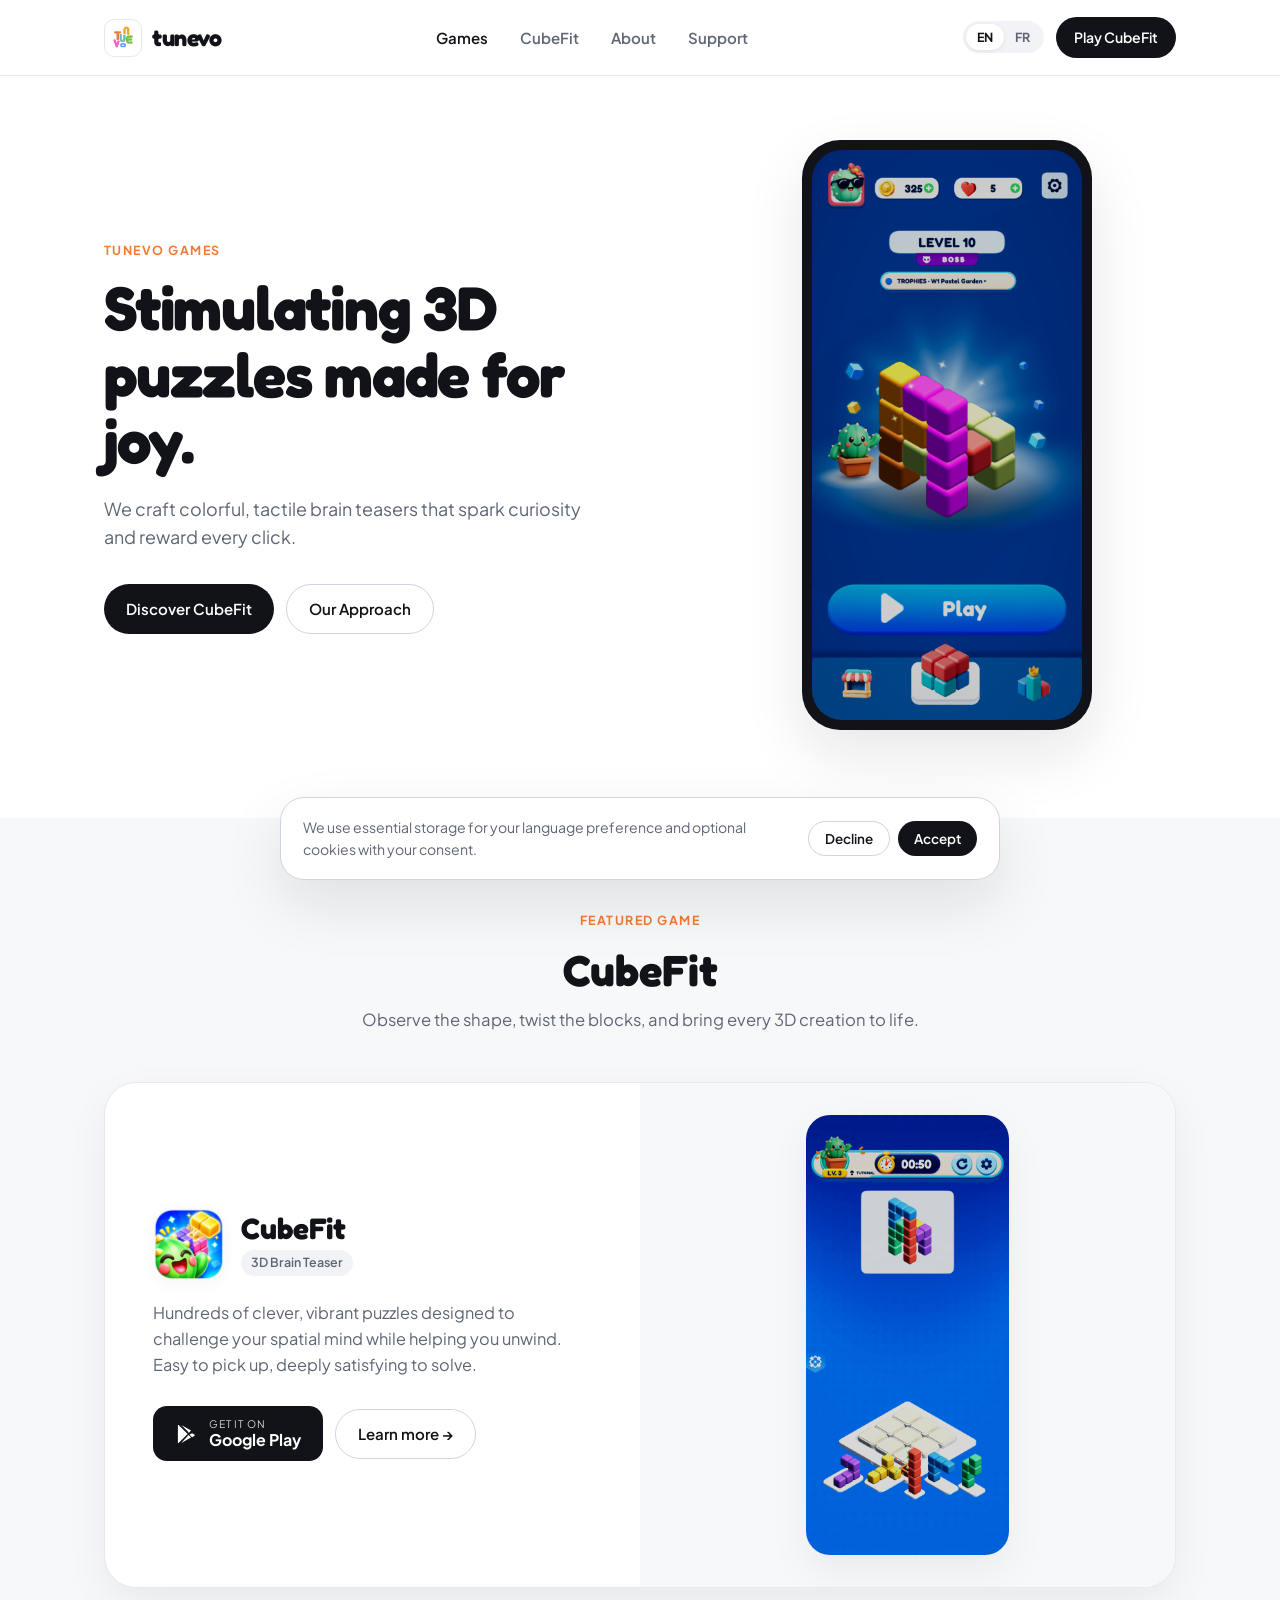
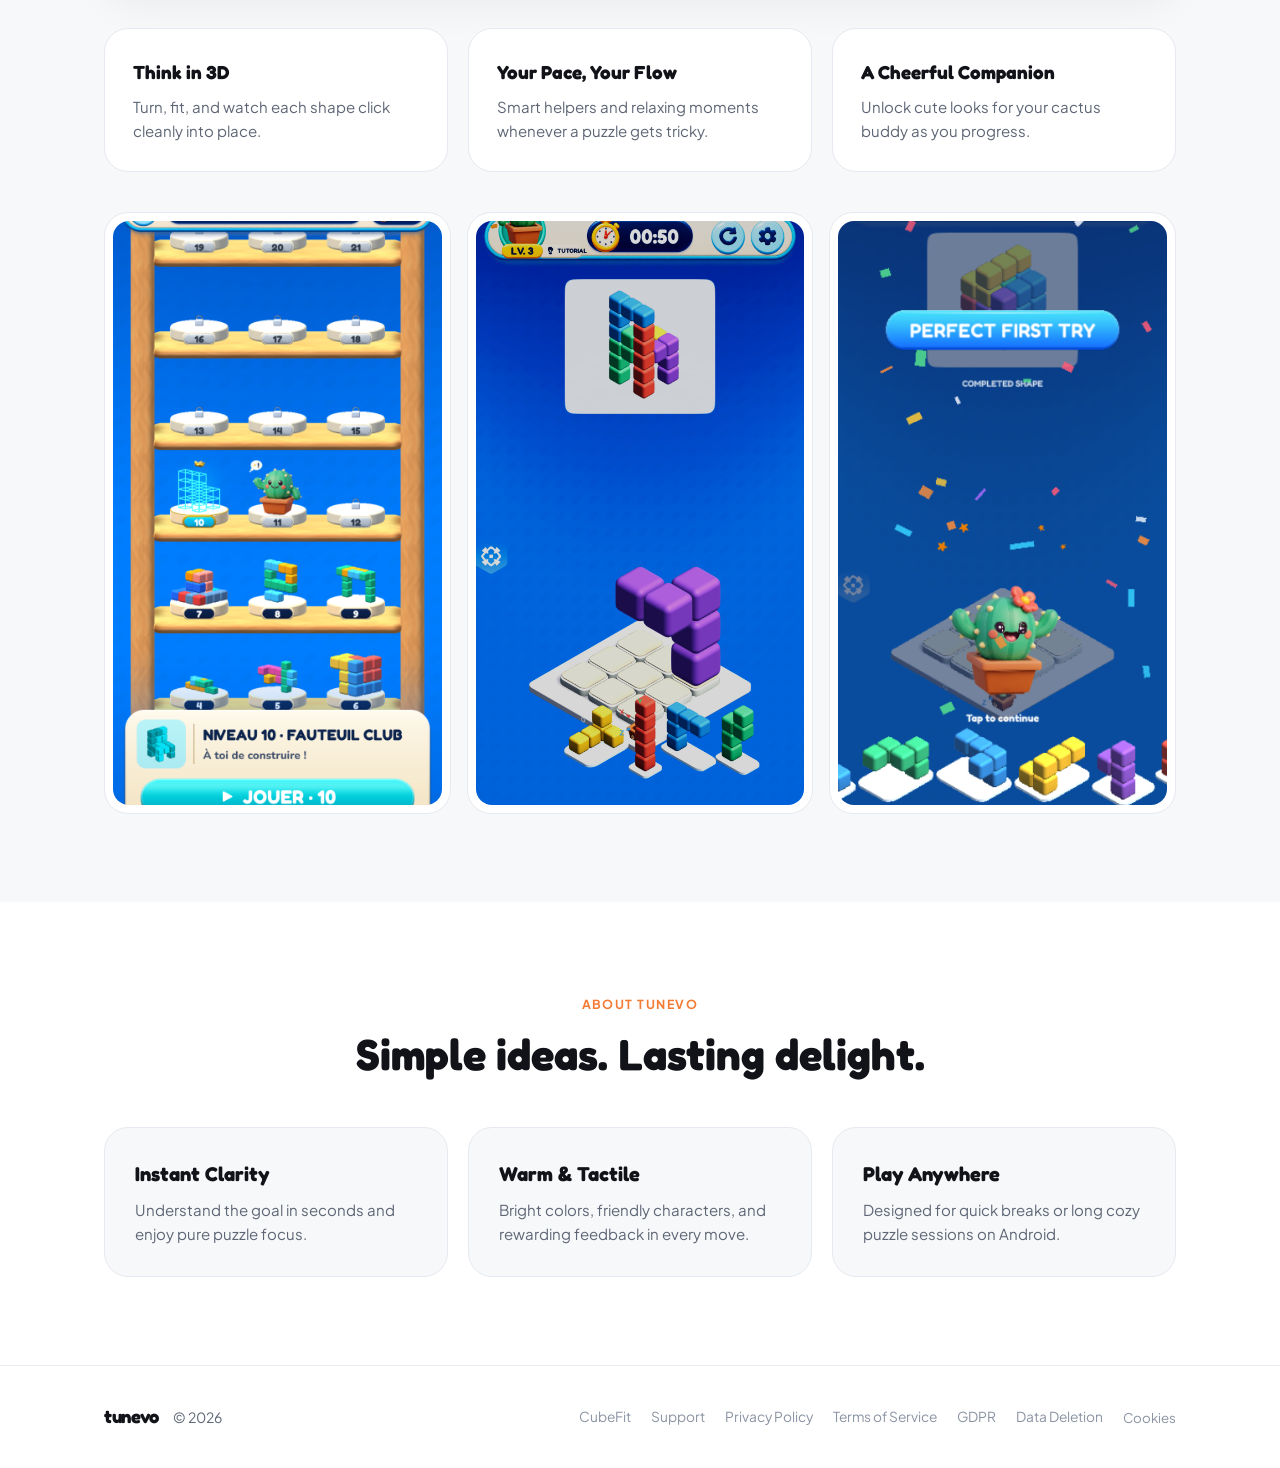
<file: index.html>
<!DOCTYPE html>
<html lang="en" data-lang="en">
<head>
  <meta charset="UTF-8">
  <meta name="viewport" content="width=device-width, initial-scale=1.0">
  <title>tunevo — Playful 3D Puzzle Games</title>
  <meta name="description" content="tunevo creates joyful, stimulating 3D puzzle games. Play CubeFit on Google Play.">
  <meta name="theme-color" content="#FFFFFF">
  <link rel="canonical" href="https://tunevo.si/">
  <link rel="icon" type="image/png" href="assets/images/favicon.png">
  <link rel="apple-touch-icon" href="assets/images/tunevo-logo.png">
  <link rel="manifest" href="site.webmanifest">

  <meta property="og:type" content="website">
  <meta property="og:url" content="https://tunevo.si/">
  <meta property="og:title" content="tunevo — Playful 3D Puzzle Games">
  <meta property="og:description" content="Stimulating 3D puzzles designed for moments of pure joy. Discover CubeFit on Google Play.">
  <meta property="og:image" content="https://tunevo.si/assets/images/cubefit-phone-gameplay.png">

  <link rel="stylesheet" href="assets/css/styles.css">
</head>
<body>
  <header class="site-header">
    <div class="container nav-inner">
      <a href="index.html" class="brand-link" aria-label="tunevo">
        <span class="brand-logo-wrap">
          <img src="assets/images/tunevo-logo.png" alt="tunevo logo">
        </span>
        <span class="brand-wordmark">tunevo</span>
      </a>

      <nav aria-label="Primary Navigation">
        <ul class="nav-links">
          <li><a href="#games" class="active" data-i18n-en="Games" data-i18n-fr="Jeux">Games</a></li>
          <li><a href="cubefit.html">CubeFit</a></li>
          <li><a href="#about" data-i18n-en="About" data-i18n-fr="À propos">About</a></li>
          <li><a href="support.html" data-i18n-en="Support" data-i18n-fr="Support">Support</a></li>
        </ul>
      </nav>

      <div class="nav-actions">
        <div class="lang-switch" role="group" aria-label="Language switch">
          <button type="button" class="lang-btn active" data-set-lang="en">EN</button>
          <button type="button" class="lang-btn" data-set-lang="fr">FR</button>
        </div>
        <a href="https://play.google.com/store/apps/details?id=com.tunevo.cubefit" target="_blank" rel="noopener noreferrer" class="btn btn-primary nav-cta" data-i18n-en="Play CubeFit" data-i18n-fr="Jouer à CubeFit">Play CubeFit</a>
        <button type="button" class="mobile-menu-btn" id="mobileMenuBtn" aria-label="Menu" aria-expanded="false">
          <svg width="22" height="22" viewBox="0 0 24 24" fill="none" stroke="currentColor" stroke-width="2.2" stroke-linecap="round"><path d="M4 7h16M4 12h16M4 17h16"/></svg>
        </button>
      </div>
    </div>
  </header>

  <div class="mobile-drawer" id="mobileDrawer">
    <ul>
      <li><a href="#games" data-i18n-en="Games" data-i18n-fr="Jeux">Games</a></li>
      <li><a href="cubefit.html">CubeFit</a></li>
      <li><a href="#about" data-i18n-en="About" data-i18n-fr="À propos">About</a></li>
      <li><a href="support.html" data-i18n-en="Support" data-i18n-fr="Support">Support</a></li>
    </ul>
  </div>

  <main>
    <!-- Hero -->
    <section class="hero-section">
      <div class="container hero-layout">
        <div>
          <span class="eyebrow" data-i18n-en="TUNEVO GAMES" data-i18n-fr="STUDIO TUNEVO">TUNEVO GAMES</span>

          <h1 class="hero-title" data-lang-block="en">
            Stimulating 3D puzzles made for joy.
          </h1>
          <h1 class="hero-title" data-lang-block="fr">
            Des puzzles 3D stimulants et apaisants.
          </h1>

          <p class="hero-subtitle" data-i18n-en="We craft colorful, tactile brain teasers that spark curiosity and reward every click." data-i18n-fr="Nous créons des casse-têtes colorés et tactiles qui éveillent l'esprit à chaque assemblage.">
            We craft colorful, tactile brain teasers that spark curiosity and reward every click.
          </p>

          <div class="hero-actions">
            <a href="#games" class="btn btn-primary" data-i18n-en="Discover CubeFit" data-i18n-fr="Découvrir CubeFit">Discover CubeFit</a>
            <a href="#about" class="btn btn-outline" data-i18n-en="Our Approach" data-i18n-fr="Notre approche">Our Approach</a>
          </div>
        </div>

        <div class="hero-visual">
          <div class="phone-showcase">
            <img src="assets/images/cubefit-phone-home.png" alt="CubeFit puzzle experience">
          </div>
        </div>
      </div>
    </section>

    <!-- CubeFit Section -->
    <section class="section-surface" id="games">
      <div class="container">
        <div class="section-header">
          <span class="eyebrow" data-i18n-en="FEATURED GAME" data-i18n-fr="NOTRE JEU">FEATURED GAME</span>
          <h2 class="section-title">CubeFit</h2>
          <p class="section-desc" data-i18n-en="Observe the shape, twist the blocks, and bring every 3D creation to life." data-i18n-fr="Observez le modèle, faites pivoter les blocs et donnez vie à chaque création 3D.">
            Observe the shape, twist the blocks, and bring every 3D creation to life.
          </p>
        </div>

        <article class="cubefit-card">
          <div class="cubefit-info">
            <div class="cubefit-app-row">
              <img src="assets/images/cubefit-icon.png" alt="CubeFit Icon" class="cubefit-icon">
              <div>
                <h3>CubeFit</h3>
                <span class="cubefit-tag" data-i18n-en="3D Brain Teaser" data-i18n-fr="Casse-tête 3D">3D Brain Teaser</span>
              </div>
            </div>

            <p class="cubefit-lead" data-i18n-en="Hundreds of clever, vibrant puzzles designed to challenge your spatial mind while helping you unwind. Easy to pick up, deeply satisfying to solve." data-i18n-fr="Des centaines de puzzles malins et colorés pour stimuler votre sens de l'espace tout en vous détendant. Facile à prendre en main, gratifiant à chaque niveau.">
              Hundreds of clever, vibrant puzzles designed to challenge your spatial mind while helping you unwind. Easy to pick up, deeply satisfying to solve.
            </p>

            <div class="store-buttons">
              <a href="https://play.google.com/store/apps/details?id=com.tunevo.cubefit" target="_blank" rel="noopener noreferrer" class="store-badge" aria-label="Get CubeFit on Google Play">
                <svg viewBox="0 0 24 24" fill="currentColor" aria-hidden="true"><path d="M3.61 1.814L13.793 12 3.61 22.186a1.75 1.75 0 0 1-.46-1.2V3.014c0-.463.173-.89.46-1.2zm11.244 11.245l2.707 2.707-10.74 6.137 8.033-8.844zm3.82-1.915l2.373 1.356c.62.354.62 1.246 0 1.6l-2.373 1.356-2.963-2.963 2.963-1.349zm-4.881-2.203L6.821 2.097l10.74 6.137-2.707 2.707z"/></svg>
                <span class="store-badge-text">
                  <small data-i18n-en="GET IT ON" data-i18n-fr="DISPONIBLE SUR">GET IT ON</small>
                  <strong>Google Play</strong>
                </span>
              </a>
              <a href="cubefit.html" class="btn btn-outline" data-i18n-en="Learn more &rarr;" data-i18n-fr="En savoir plus &rarr;">Learn more &rarr;</a>
            </div>
          </div>

          <div class="cubefit-media">
            <img src="assets/images/cubefit-phone-gameplay.png" alt="CubeFit In-Game Gameplay">
          </div>
        </article>

        <!-- Experience Highlights (Zero tech jargon) -->
        <div class="experience-grid">
          <div class="exp-card">
            <h4 data-i18n-en="Think in 3D" data-i18n-fr="Réflexion en 3D">Think in 3D</h4>
            <p data-i18n-en="Turn, fit, and watch each shape click cleanly into place." data-i18n-fr="Tournez, ajustez et regardez chaque forme s'emboîter avec satisfaction.">
              Turn, fit, and watch each shape click cleanly into place.
            </p>
          </div>
          <div class="exp-card">
            <h4 data-i18n-en="Your Pace, Your Flow" data-i18n-fr="À votre rythme">Your Pace, Your Flow</h4>
            <p data-i18n-en="Smart helpers and relaxing moments whenever a puzzle gets tricky." data-i18n-fr="Des coups de pouce malins quand un défi demande un peu plus d'attention.">
              Smart helpers and relaxing moments whenever a puzzle gets tricky.
            </p>
          </div>
          <div class="exp-card">
            <h4 data-i18n-en="A Cheerful Companion" data-i18n-fr="Une mascotte attachante">A Cheerful Companion</h4>
            <p data-i18n-en="Unlock cute looks for your cactus buddy as you progress." data-i18n-fr="Débloquez de nouveaux styles pour votre cactus tout au long de l'aventure.">
              Unlock cute looks for your cactus buddy as you progress.
            </p>
          </div>
        </div>

        <!-- Gallery -->
        <div class="gallery-grid cols-3">
          <div class="gallery-card" data-lightbox-src="assets/images/cubefit-screen-worldmap.png" data-lightbox-alt="CubeFit World Map">
            <img src="assets/images/cubefit-screen-worldmap.png" alt="CubeFit World Map" loading="lazy">
          </div>
          <div class="gallery-card" data-lightbox-src="assets/images/cubefit-screen-rotation.png" data-lightbox-alt="CubeFit 3D Puzzle and Rotation">
            <img src="assets/images/cubefit-screen-rotation.png" alt="CubeFit 3D Puzzle and Rotation" loading="lazy">
          </div>
          <div class="gallery-card" data-lightbox-src="assets/images/cubefit-screen-victory.png" data-lightbox-alt="CubeFit Level Complete">
            <img src="assets/images/cubefit-screen-victory.png" alt="CubeFit Level Complete" loading="lazy">
          </div>
        </div>
      </div>
    </section>

    <!-- Studio Philosophy -->
    <section class="section-white" id="about">
      <div class="container">
        <div class="section-header">
          <span class="eyebrow" data-i18n-en="ABOUT TUNEVO" data-i18n-fr="À PROPOS DE TUNEVO">ABOUT TUNEVO</span>
          <h2 class="section-title" data-i18n-en="Simple ideas. Lasting delight." data-i18n-fr="Des idées simples. Un plaisir durable.">Simple ideas. Lasting delight.</h2>
        </div>

        <div class="about-grid">
          <div class="about-card">
            <h3 data-i18n-en="Instant Clarity" data-i18n-fr="Plaisir immédiat">Instant Clarity</h3>
            <p data-i18n-en="Understand the goal in seconds and enjoy pure puzzle focus." data-i18n-fr="Comprenez l'objectif en un clin d'œil et profitez du jeu sans détour.">
              Understand the goal in seconds and enjoy pure puzzle focus.
            </p>
          </div>
          <div class="about-card">
            <h3 data-i18n-en="Warm &amp; Tactile" data-i18n-fr="Doux et tactile">Warm &amp; Tactile</h3>
            <p data-i18n-en="Bright colors, friendly characters, and rewarding feedback in every move." data-i18n-fr="Des couleurs lumineuses et des sensations soignées à chaque geste.">
              Bright colors, friendly characters, and rewarding feedback in every move.
            </p>
          </div>
          <div class="about-card">
            <h3 data-i18n-en="Play Anywhere" data-i18n-fr="Jouez partout">Play Anywhere</h3>
            <p data-i18n-en="Designed for quick breaks or long cozy puzzle sessions on Android." data-i18n-fr="Idéal pour une pause rapide ou un long moment de détente sur Android.">
              Designed for quick breaks or long cozy puzzle sessions on Android.
            </p>
          </div>
        </div>
      </div>
    </section>
  </main>

  <!-- Discreet Footer with Legal & Privacy Links -->
  <footer class="site-footer">
    <div class="container footer-minimal">
      <div class="footer-left">
        <span class="brand-link" style="font-size:1.15rem;">tunevo</span>
        <span>&copy; 2026</span>
      </div>

      <div class="footer-legal-links">
        <a href="cubefit.html" data-i18n-en="CubeFit" data-i18n-fr="CubeFit">CubeFit</a>
        <a href="support.html" data-i18n-en="Support" data-i18n-fr="Support">Support</a>
        <a href="privacy.html" data-i18n-en="Privacy Policy" data-i18n-fr="Politique de confidentialité">Privacy Policy</a>
        <a href="terms.html" data-i18n-en="Terms of Service" data-i18n-fr="Conditions d'utilisation">Terms of Service</a>
        <a href="gdpr.html" data-i18n-en="GDPR" data-i18n-fr="RGPD">GDPR</a>
        <a href="data-deletion.html" data-i18n-en="Data Deletion" data-i18n-fr="Suppression des données">Data Deletion</a>
        <button type="button" data-open-cookie-banner data-i18n-en="Cookies" data-i18n-fr="Cookies">Cookies</button>
      </div>
    </div>
  </footer>

  <!-- Lightbox -->
  <div class="lightbox" id="imageLightbox" aria-hidden="true" role="dialog" aria-label="Preview">
    <button type="button" class="lightbox-close" aria-label="Close">&times;</button>
    <img src="assets/images/cubefit-phone-gameplay.png" alt="CubeFit Preview">
  </div>

  <!-- Discreet Cookie Banner -->
  <div class="cookie-banner" id="cookieBanner" role="region" aria-label="Cookie Consent">
    <p data-i18n-en="We use essential storage for your language preference and optional cookies with your consent." data-i18n-fr="Nous utilisons un stockage minimal pour votre langue et des cookies optionnels avec votre accord.">
      We use essential storage for your language preference and optional cookies with your consent.
    </p>
    <div class="cookie-actions">
      <button type="button" class="btn btn-outline" data-cookie-action="reject-optional" data-i18n-en="Decline" data-i18n-fr="Refuser">Decline</button>
      <button type="button" class="btn btn-primary" data-cookie-action="accept-all" data-i18n-en="Accept" data-i18n-fr="Accepter">Accept</button>
    </div>
  </div>

  <script src="assets/js/main.js"></script>
</body>
</html>
</file>
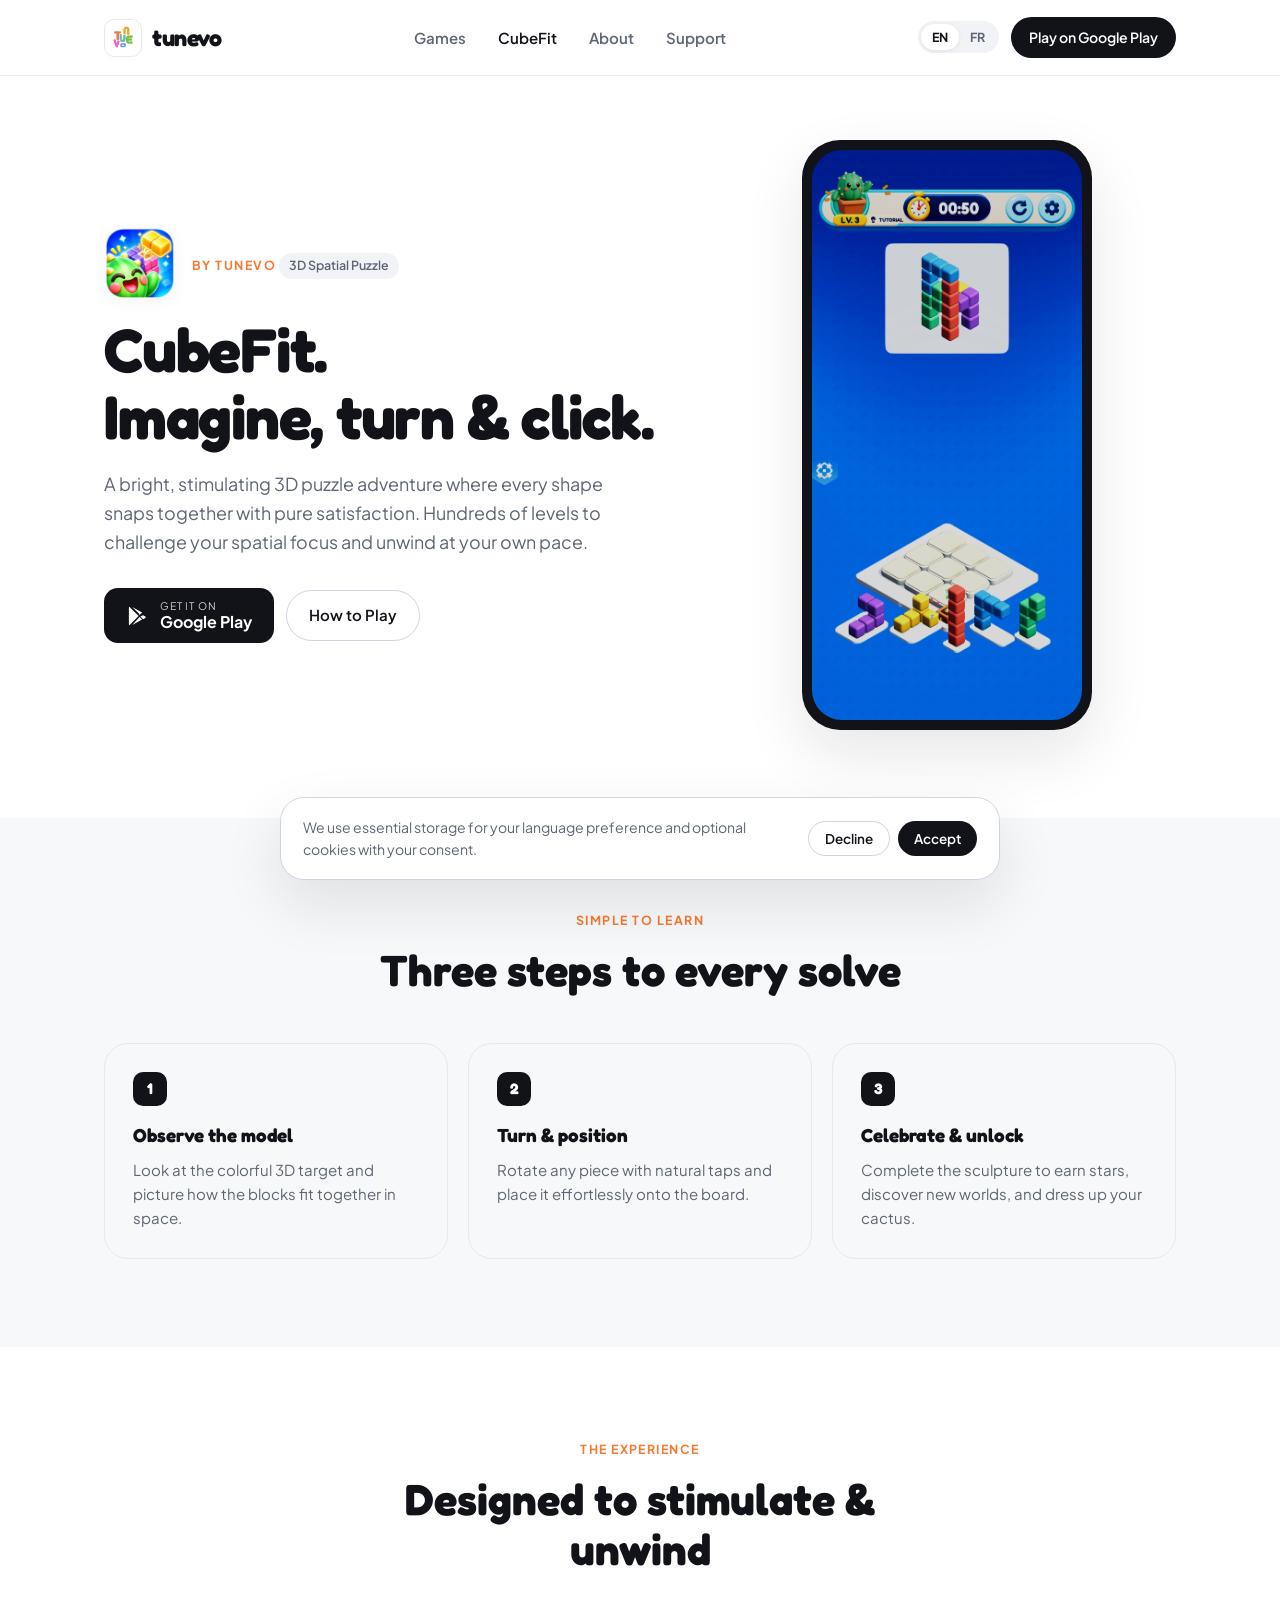
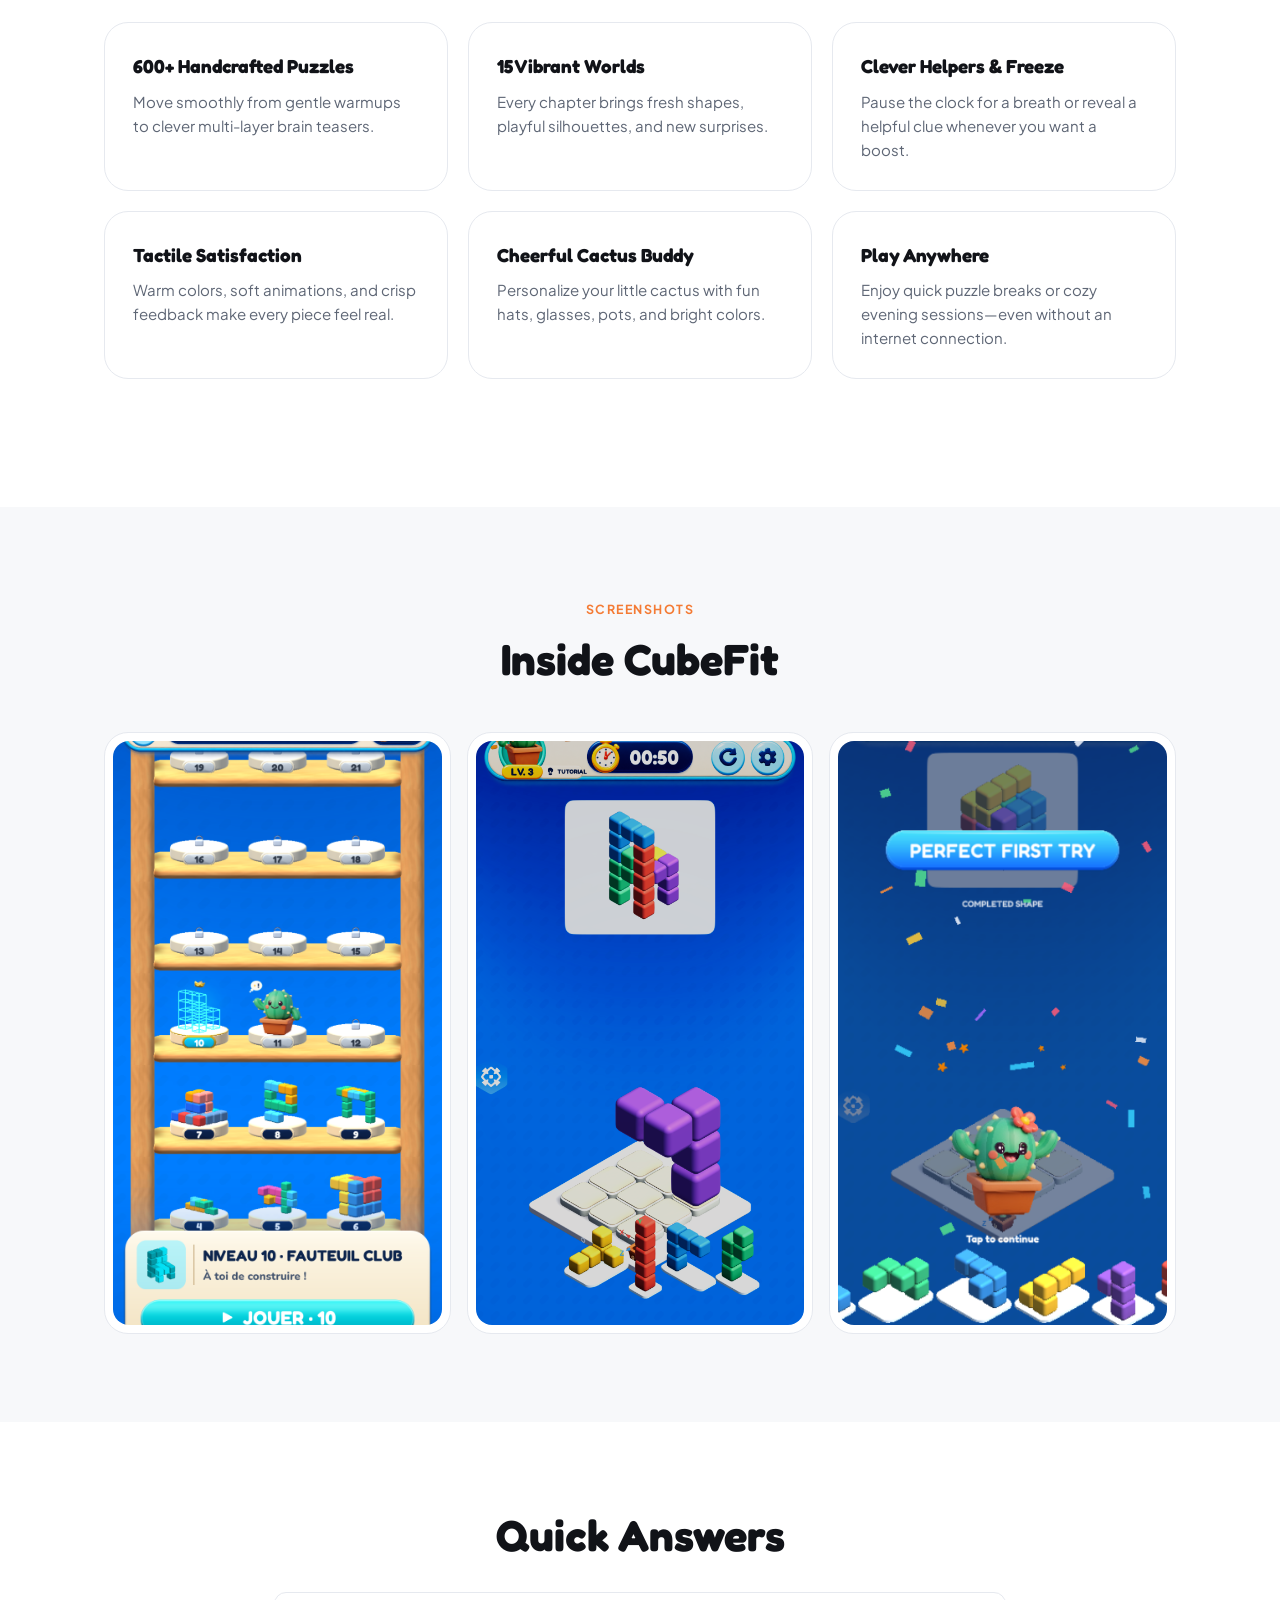
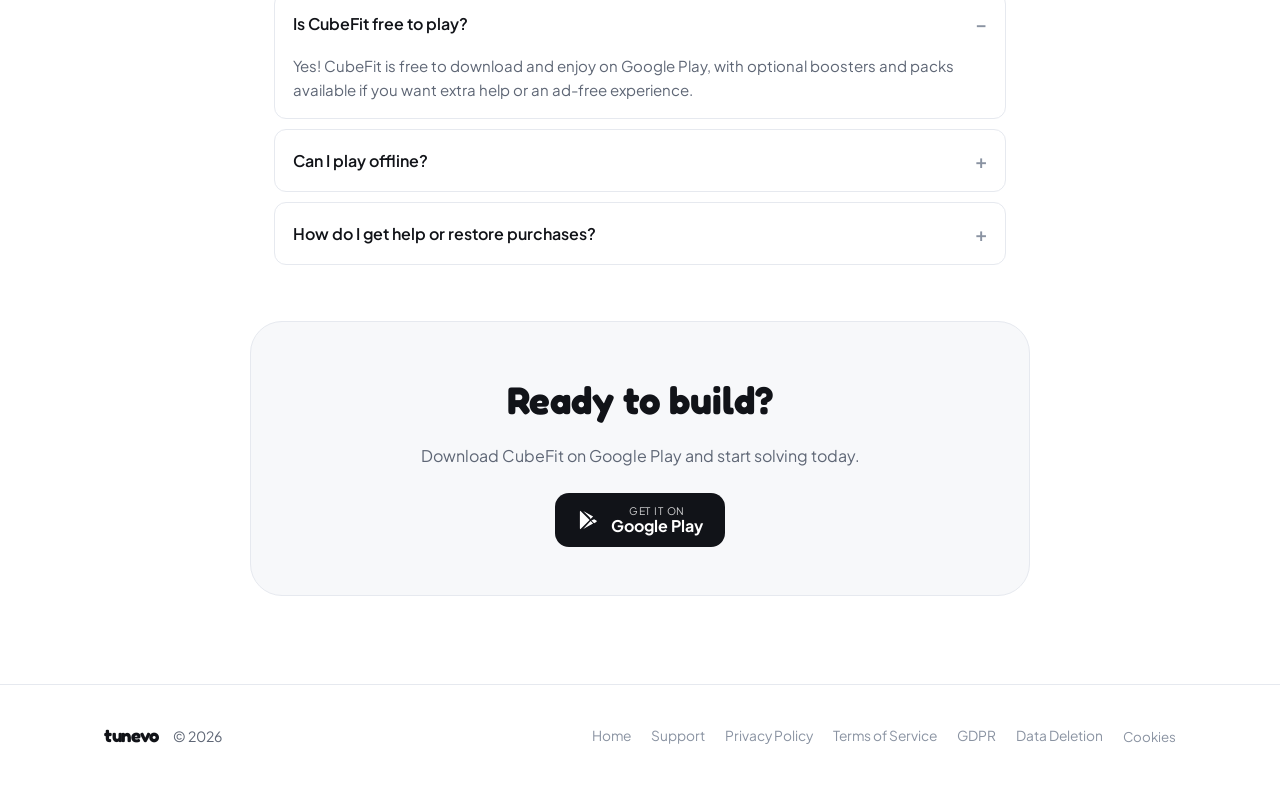
<file: cubefit/index.html>
<!DOCTYPE html>
<html lang="en" data-lang="en">
<head>
  <meta charset="UTF-8">
  <meta name="viewport" content="width=device-width, initial-scale=1.0">
  <title>CubeFit — tunevo</title>
  <meta name="description" content="Discover CubeFit by tunevo — Stimulating 3D shape-building puzzles designed to challenge and relax your mind on Google Play.">
  <link rel="canonical" href="https://tunevo.si/cubefit/">
  <link rel="icon" type="image/png" href="../assets/images/favicon.png">
  <meta property="og:title" content="CubeFit — tunevo">
  <meta property="og:description" content="Observe the shape, twist the blocks, and solve hundreds of colorful 3D puzzles on Google Play.">
  <meta property="og:image" content="https://tunevo.si/assets/images/cubefit-phone-gameplay.png">
  <link rel="stylesheet" href="../assets/css/styles.css">
</head>
<body>
  <header class="site-header">
    <div class="container nav-inner">
      <a href="../index.html" class="brand-link" aria-label="tunevo">
        <span class="brand-logo-wrap"><img src="../assets/images/tunevo-logo.png" alt="tunevo logo"></span>
        <span class="brand-wordmark">tunevo</span>
      </a>
      <nav aria-label="Primary Navigation">
        <ul class="nav-links">
          <li><a href="../index.html" data-i18n-en="Games" data-i18n-fr="Jeux">Games</a></li>
          <li><a href="../cubefit.html" class="active">CubeFit</a></li>
          <li><a href="../index.html#about" data-i18n-en="About" data-i18n-fr="À propos">About</a></li>
          <li><a href="../support.html" data-i18n-en="Support" data-i18n-fr="Support">Support</a></li>
        </ul>
      </nav>
      <div class="nav-actions">
        <div class="lang-switch" role="group" aria-label="Language switch">
          <button type="button" class="lang-btn active" data-set-lang="en">EN</button>
          <button type="button" class="lang-btn" data-set-lang="fr">FR</button>
        </div>
        <a href="https://play.google.com/store/apps/details?id=com.tunevo.cubefit" target="_blank" rel="noopener noreferrer" class="btn btn-primary nav-cta" data-i18n-en="Play on Google Play" data-i18n-fr="Sur Google Play">Play on Google Play</a>
        <button type="button" class="mobile-menu-btn" id="mobileMenuBtn" aria-label="Menu" aria-expanded="false">
          <svg width="22" height="22" viewBox="0 0 24 24" fill="none" stroke="currentColor" stroke-width="2.2" stroke-linecap="round"><path d="M4 7h16M4 12h16M4 17h16"/></svg>
        </button>
      </div>
    </div>
  </header>

  <div class="mobile-drawer" id="mobileDrawer">
    <ul>
      <li><a href="../index.html" data-i18n-en="Games" data-i18n-fr="Jeux">Games</a></li>
      <li><a href="../cubefit.html">CubeFit</a></li>
      <li><a href="../index.html#about" data-i18n-en="About" data-i18n-fr="À propos">About</a></li>
      <li><a href="../support.html" data-i18n-en="Support" data-i18n-fr="Support">Support</a></li>
    </ul>
  </div>

  <main>
    <!-- Hero Showcase -->
    <section class="hero-section">
      <div class="container hero-layout">
        <div>
          <div class="cubefit-app-row" style="margin-bottom: 18px;">
            <img src="../assets/images/cubefit-icon.png" alt="CubeFit Icon" class="cubefit-icon">
            <div>
              <span class="eyebrow" style="margin-bottom: 4px;" data-i18n-en="BY TUNEVO" data-i18n-fr="PAR TUNEVO">BY TUNEVO</span>
              <span class="cubefit-tag" data-i18n-en="3D Spatial Puzzle" data-i18n-fr="Puzzle Spatial 3D">3D Spatial Puzzle</span>
            </div>
          </div>

          <h1 class="hero-title" data-lang-block="en">
            CubeFit.<br>Imagine, turn &amp; click.
          </h1>
          <h1 class="hero-title" data-lang-block="fr">
            CubeFit.<br>Observez, tournez, assemblez.
          </h1>

          <p class="hero-subtitle" data-i18n-en="A bright, stimulating 3D puzzle adventure where every shape snaps together with pure satisfaction. Hundreds of levels to challenge your spatial focus and unwind at your own pace." data-i18n-fr="Une aventure puzzle 3D lumineuse et stimulante où chaque pièce s'emboîte avec un vrai sentiment de satisfaction. Des centaines de niveaux pour éveiller votre sens de l'espace et vous détendre à votre rythme.">
            A bright, stimulating 3D puzzle adventure where every shape snaps together with pure satisfaction. Hundreds of levels to challenge your spatial focus and unwind at your own pace.
          </p>

          <div class="store-buttons">
            <a href="https://play.google.com/store/apps/details?id=com.tunevo.cubefit" target="_blank" rel="noopener noreferrer" class="store-badge" aria-label="Get CubeFit on Google Play">
              <svg viewBox="0 0 24 24" fill="currentColor" aria-hidden="true"><path d="M3.61 1.814L13.793 12 3.61 22.186a1.75 1.75 0 0 1-.46-1.2V3.014c0-.463.173-.89.46-1.2zm11.244 11.245l2.707 2.707-10.74 6.137 8.033-8.844zm3.82-1.915l2.373 1.356c.62.354.62 1.246 0 1.6l-2.373 1.356-2.963-2.963 2.963-1.349zm-4.881-2.203L6.821 2.097l10.74 6.137-2.707 2.707z"/></svg>
              <span class="store-badge-text">
                <small data-i18n-en="GET IT ON" data-i18n-fr="DISPONIBLE SUR">GET IT ON</small>
                <strong>Google Play</strong>
              </span>
            </a>
            <a href="#how-to-play" class="btn btn-outline" data-i18n-en="How to Play" data-i18n-fr="Comment jouer">How to Play</a>
          </div>
        </div>

        <div class="hero-visual">
          <div class="phone-showcase">
            <img src="../assets/images/cubefit-phone-gameplay.png" alt="CubeFit Gameplay">
          </div>
        </div>
      </div>
    </section>

    <!-- How to Play (3 Simple Steps) -->
    <section class="section-surface" id="how-to-play">
      <div class="container">
        <div class="section-header">
          <span class="eyebrow" data-i18n-en="SIMPLE TO LEARN" data-i18n-fr="SIMPLE À PRENDRE EN MAIN">SIMPLE TO LEARN</span>
          <h2 class="section-title" data-i18n-en="Three steps to every solve" data-i18n-fr="Trois gestes pour chaque création">Three steps to every solve</h2>
        </div>

        <div class="steps-grid">
          <div class="step-card">
            <span class="step-num">1</span>
            <h3 data-i18n-en="Observe the model" data-i18n-fr="Observez le modèle">Observe the model</h3>
            <p data-i18n-en="Look at the colorful 3D target and picture how the blocks fit together in space." data-i18n-fr="Regardez la forme 3D cible et imaginez comment les blocs colorés s'organisent dans l'espace.">
              Look at the colorful 3D target and picture how the blocks fit together in space.
            </p>
          </div>
          <div class="step-card">
            <span class="step-num">2</span>
            <h3 data-i18n-en="Turn &amp; position" data-i18n-fr="Tournez &amp; posez">Turn &amp; position</h3>
            <p data-i18n-en="Rotate any piece with natural taps and place it effortlessly onto the board." data-i18n-fr="Orientez chaque pièce d'un geste intuitif et placez-la facilement sur le plateau.">
              Rotate any piece with natural taps and place it effortlessly onto the board.
            </p>
          </div>
          <div class="step-card">
            <span class="step-num">3</span>
            <h3 data-i18n-en="Celebrate &amp; unlock" data-i18n-fr="Validez &amp; débloquez">Celebrate &amp; unlock</h3>
            <p data-i18n-en="Complete the sculpture to earn stars, discover new worlds, and dress up your cactus." data-i18n-fr="Complétez la sculpture pour gagner des étoiles, explorer de nouveaux mondes et habiller votre cactus.">
              Complete the sculpture to earn stars, discover new worlds, and dress up your cactus.
            </p>
          </div>
        </div>
      </div>
    </section>

    <!-- Experience Highlights -->
    <section class="section-white" id="experience">
      <div class="container">
        <div class="section-header">
          <span class="eyebrow" data-i18n-en="THE EXPERIENCE" data-i18n-fr="L'EXPÉRIENCE">THE EXPERIENCE</span>
          <h2 class="section-title" data-i18n-en="Designed to stimulate &amp; unwind" data-i18n-fr="Pensé pour stimuler l'esprit en douceur">Designed to stimulate &amp; unwind</h2>
        </div>

        <div class="experience-grid">
          <div class="exp-card">
            <h4 data-i18n-en="600+ Handcrafted Puzzles" data-i18n-fr="600+ Puzzles Uniques">600+ Handcrafted Puzzles</h4>
            <p data-i18n-en="Move smoothly from gentle warmups to clever multi-layer brain teasers." data-i18n-fr="Passez progressivement d'assemblages accessibles à de véritables défis spatiaux.">
              Move smoothly from gentle warmups to clever multi-layer brain teasers.
            </p>
          </div>

          <div class="exp-card">
            <h4 data-i18n-en="15 Vibrant Worlds" data-i18n-fr="15 Mondes Colorés">15 Vibrant Worlds</h4>
            <p data-i18n-en="Every chapter brings fresh shapes, playful silhouettes, and new surprises." data-i18n-fr="Chaque chapitre introduit de nouvelles silhouettes et des défis renouvelés.">
              Every chapter brings fresh shapes, playful silhouettes, and new surprises.
            </p>
          </div>

          <div class="exp-card">
            <h4 data-i18n-en="Clever Helpers &amp; Freeze" data-i18n-fr="Aides &amp; Gel du Temps">Clever Helpers &amp; Freeze</h4>
            <p data-i18n-en="Pause the clock for a breath or reveal a helpful clue whenever you want a boost." data-i18n-fr="Mettez le chrono en pause quelques secondes ou affichez un indice à tout moment.">
              Pause the clock for a breath or reveal a helpful clue whenever you want a boost.
            </p>
          </div>

          <div class="exp-card">
            <h4 data-i18n-en="Tactile Satisfaction" data-i18n-fr="Sensations Tactiles">Tactile Satisfaction</h4>
            <p data-i18n-en="Warm colors, soft animations, and crisp feedback make every piece feel real." data-i18n-fr="Des couleurs chaleureuses et un retour subtil rendent chaque placement gratifiant.">
              Warm colors, soft animations, and crisp feedback make every piece feel real.
            </p>
          </div>

          <div class="exp-card">
            <h4 data-i18n-en="Cheerful Cactus Buddy" data-i18n-fr="Votre Compagnon Cactus">Cheerful Cactus Buddy</h4>
            <p data-i18n-en="Personalize your little cactus with fun hats, glasses, pots, and bright colors." data-i18n-fr="Personnalisez votre petit cactus avec chapeaux, lunettes, pots et couleurs joyeuses.">
              Personalize your little cactus with fun hats, glasses, pots, and bright colors.
            </p>
          </div>

          <div class="exp-card">
            <h4 data-i18n-en="Play Anywhere" data-i18n-fr="Jouez Partout">Play Anywhere</h4>
            <p data-i18n-en="Enjoy quick puzzle breaks or cozy evening sessions—even without an internet connection." data-i18n-fr="Profitez d'une pause rapide ou d'une longue session détente, même hors connexion.">
              Enjoy quick puzzle breaks or cozy evening sessions—even without an internet connection.
            </p>
          </div>
        </div>
      </div>
    </section>

    <!-- Visual Gallery -->
    <section class="section-surface" id="gallery">
      <div class="container">
        <div class="section-header">
          <span class="eyebrow" data-i18n-en="SCREENSHOTS" data-i18n-fr="APERÇU DU JEU">SCREENSHOTS</span>
          <h2 class="section-title" data-i18n-en="Inside CubeFit" data-i18n-fr="Dans l'univers CubeFit">Inside CubeFit</h2>
        </div>

        <div class="gallery-grid cols-3">
          <div class="gallery-card" data-lightbox-src="../assets/images/cubefit-screen-worldmap.png" data-lightbox-alt="CubeFit World Map">
            <img src="../assets/images/cubefit-screen-worldmap.png" alt="CubeFit World Map" loading="lazy">
          </div>
          <div class="gallery-card" data-lightbox-src="../assets/images/cubefit-screen-rotation.png" data-lightbox-alt="CubeFit 3D Board and Rotation">
            <img src="../assets/images/cubefit-screen-rotation.png" alt="CubeFit 3D Board and Rotation" loading="lazy">
          </div>
          <div class="gallery-card" data-lightbox-src="../assets/images/cubefit-screen-victory.png" data-lightbox-alt="CubeFit Level Complete">
            <img src="../assets/images/cubefit-screen-victory.png" alt="CubeFit Level Complete" loading="lazy">
          </div>
        </div>
      </div>
    </section>

    <!-- Player FAQ + Play CTA -->
    <section class="section-white">
      <div class="container" style="max-width: 780px; margin-bottom: 56px;">
        <div class="section-header" style="margin-bottom: 32px;">
          <h2 class="section-title" data-i18n-en="Quick Answers" data-i18n-fr="Questions fréquentes">Quick Answers</h2>
        </div>

        <div data-lang-block="en">
          <details class="faq-item" open>
            <summary>Is CubeFit free to play?</summary>
            <div class="faq-body">Yes! CubeFit is free to download and enjoy on Google Play, with optional boosters and packs available if you want extra help or an ad-free experience.</div>
          </details>
          <details class="faq-item">
            <summary>Can I play offline?</summary>
            <div class="faq-body">Yes, you can play through puzzles anytime without an internet connection. Your progress stays saved on your device.</div>
          </details>
          <details class="faq-item">
            <summary>How do I get help or restore purchases?</summary>
            <div class="faq-body">Open Settings inside the game to restore Google Play purchases, adjust audio or handedness, or visit our <a href="../support.html" class="inline-link">Support page</a>.</div>
          </details>
        </div>

        <div data-lang-block="fr">
          <details class="faq-item" open>
            <summary>CubeFit est-il gratuit ?</summary>
            <div class="faq-body">Oui ! CubeFit est téléchargeable gratuitement sur Google Play, avec des aides et packs optionnels si vous souhaitez aller plus vite ou retirer les publicités.</div>
          </details>
          <details class="faq-item">
            <summary>Puis-je jouer hors connexion ?</summary>
            <div class="faq-body">Oui, vous pouvez résoudre des puzzles à tout moment sans connexion internet. Votre progression reste sauvegardée sur votre appareil.</div>
          </details>
          <details class="faq-item">
            <summary>Comment obtenir de l'aide ou restaurer un achat ?</summary>
            <div class="faq-body">Ouvrez les Paramètres du jeu pour restaurer vos achats Google Play, régler le son ou le mode gaucher, ou consultez notre <a href="../support.html" class="inline-link">page Support</a>.</div>
          </details>
        </div>
      </div>

      <div class="container">
        <div class="cta-card">
          <h2 data-i18n-en="Ready to build?" data-i18n-fr="Prêt à relever le défi ?">Ready to build?</h2>
          <p data-i18n-en="Download CubeFit on Google Play and start solving today." data-i18n-fr="Téléchargez CubeFit sur Google Play et commencez l'aventure dès aujourd'hui.">
            Download CubeFit on Google Play and start solving today.
          </p>
          <a href="https://play.google.com/store/apps/details?id=com.tunevo.cubefit" target="_blank" rel="noopener noreferrer" class="store-badge" aria-label="Get CubeFit on Google Play">
            <svg viewBox="0 0 24 24" fill="currentColor" aria-hidden="true"><path d="M3.61 1.814L13.793 12 3.61 22.186a1.75 1.75 0 0 1-.46-1.2V3.014c0-.463.173-.89.46-1.2zm11.244 11.245l2.707 2.707-10.74 6.137 8.033-8.844zm3.82-1.915l2.373 1.356c.62.354.62 1.246 0 1.6l-2.373 1.356-2.963-2.963 2.963-1.349zm-4.881-2.203L6.821 2.097l10.74 6.137-2.707 2.707z"/></svg>
            <span class="store-badge-text">
              <small data-i18n-en="GET IT ON" data-i18n-fr="DISPONIBLE SUR">GET IT ON</small>
              <strong>Google Play</strong>
            </span>
          </a>
        </div>
      </div>
    </section>
  </main>

  <footer class="site-footer">
    <div class="container footer-minimal">
      <div class="footer-left">
        <span class="brand-link" style="font-size:1.15rem;">tunevo</span>
        <span>&copy; 2026</span>
      </div>
      <div class="footer-legal-links">
        <a href="../index.html" data-i18n-en="Home" data-i18n-fr="Accueil">Home</a>
        <a href="../support.html" data-i18n-en="Support" data-i18n-fr="Support">Support</a>
        <a href="../privacy.html" data-i18n-en="Privacy Policy" data-i18n-fr="Politique de confidentialité">Privacy Policy</a>
        <a href="../terms.html" data-i18n-en="Terms of Service" data-i18n-fr="Conditions d'utilisation">Terms of Service</a>
        <a href="../gdpr.html" data-i18n-en="GDPR" data-i18n-fr="RGPD">GDPR</a>
        <a href="../data-deletion.html" data-i18n-en="Data Deletion" data-i18n-fr="Suppression des données">Data Deletion</a>
        <button type="button" data-open-cookie-banner data-i18n-en="Cookies" data-i18n-fr="Cookies">Cookies</button>
      </div>
    </div>
  </footer>

  <div class="lightbox" id="imageLightbox" aria-hidden="true" role="dialog" aria-label="Preview">
    <button type="button" class="lightbox-close" aria-label="Close">&times;</button>
    <img src="../assets/images/cubefit-phone-gameplay.png" alt="CubeFit Preview">
  </div>

  <div class="cookie-banner" id="cookieBanner" role="region" aria-label="Cookie Consent">
    <p data-i18n-en="We use essential storage for your language preference and optional cookies with your consent." data-i18n-fr="Nous utilisons un stockage minimal pour votre langue et des cookies optionnels avec votre accord.">We use essential storage for your language preference and optional cookies with your consent.</p>
    <div class="cookie-actions">
      <button type="button" class="btn btn-outline" data-cookie-action="reject-optional" data-i18n-en="Decline" data-i18n-fr="Refuser">Decline</button>
      <button type="button" class="btn btn-primary" data-cookie-action="accept-all" data-i18n-en="Accept" data-i18n-fr="Accepter">Accept</button>
    </div>
  </div>

  <script src="../assets/js/main.js"></script>
</body>
</html>
</file>
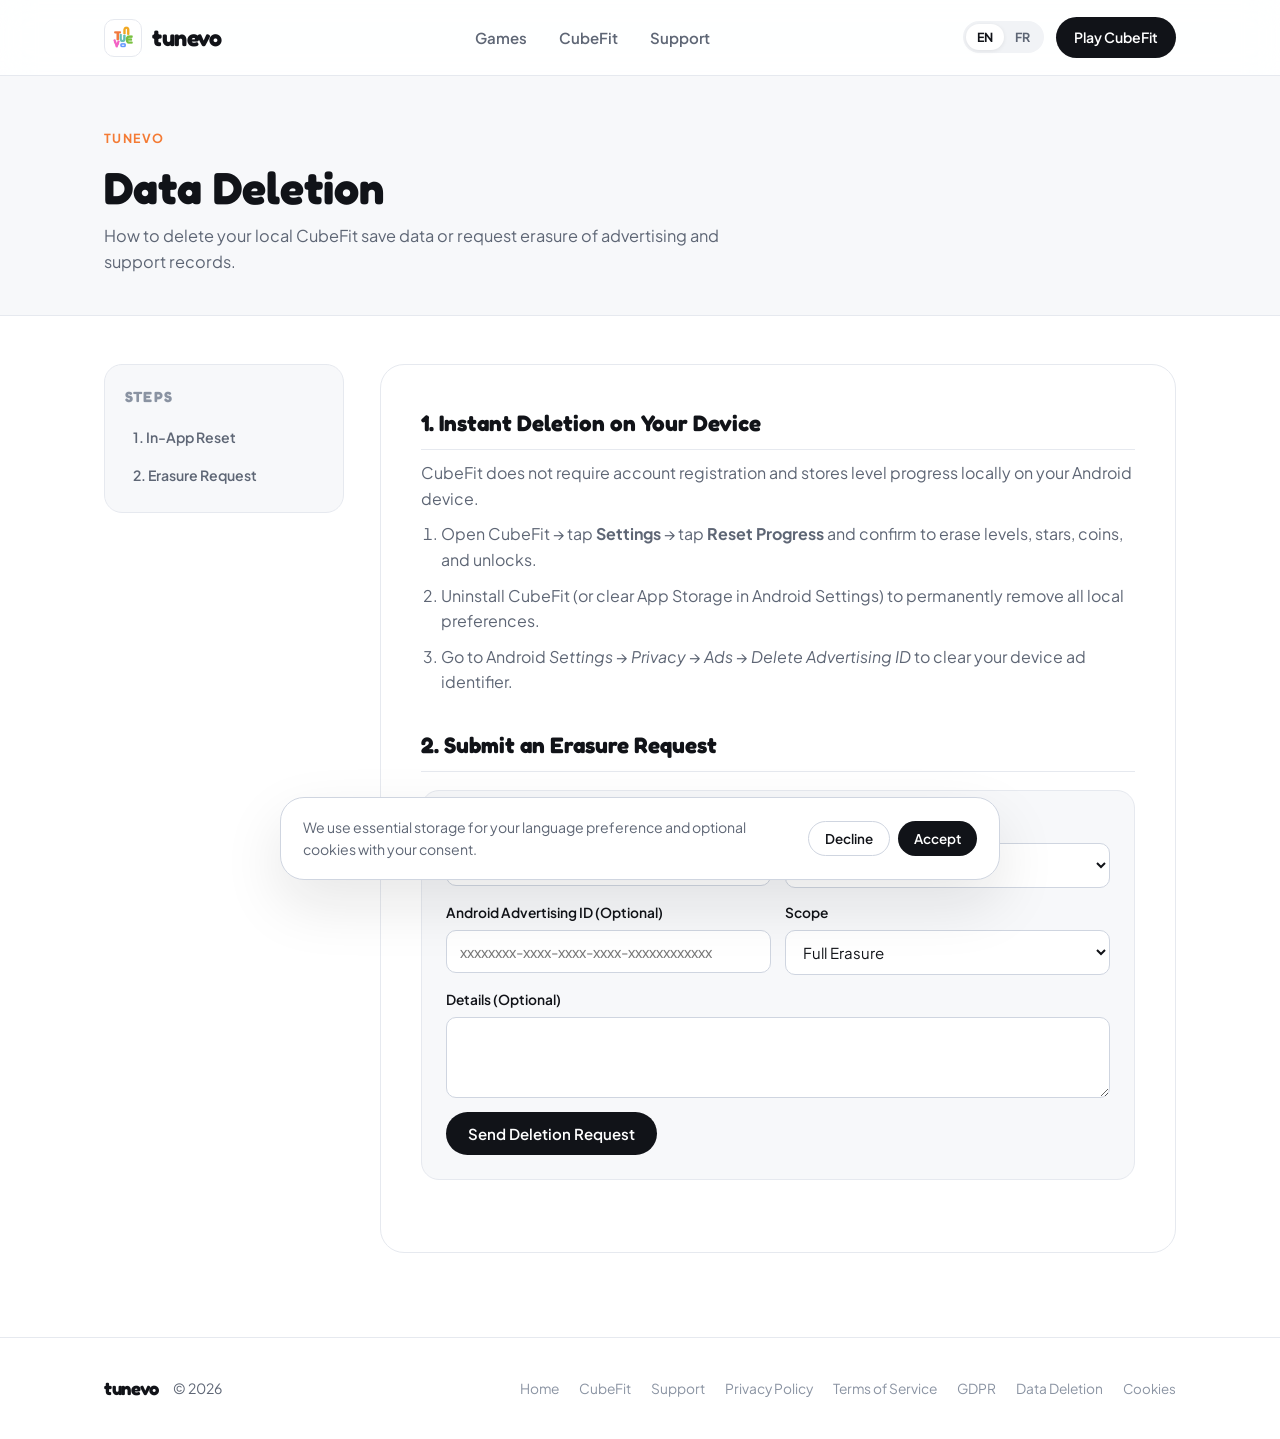
<file: data-deletion/index.html>
<!DOCTYPE html>
<html lang="en" data-lang="en">
<head>
  <meta charset="UTF-8">
  <meta name="viewport" content="width=device-width, initial-scale=1.0">
  <title>Data Deletion — tunevo</title>
  <meta name="description" content="Data deletion instructions and request portal for CubeFit on Google Play by tunevo.">
  <link rel="canonical" href="https://tunevo.si/data-deletion/">
  <link rel="icon" type="image/png" href="../assets/images/favicon.png">
  <link rel="stylesheet" href="../assets/css/styles.css">
</head>
<body>
  <header class="site-header">
    <div class="container nav-inner">
      <a href="../index.html" class="brand-link" aria-label="tunevo">
        <span class="brand-logo-wrap"><img src="../assets/images/tunevo-logo.png" alt="tunevo logo"></span>
        <span class="brand-wordmark">tunevo</span>
      </a>
      <nav aria-label="Primary Navigation">
        <ul class="nav-links">
          <li><a href="../index.html" data-i18n-en="Games" data-i18n-fr="Jeux">Games</a></li>
          <li><a href="../cubefit.html">CubeFit</a></li>
          <li><a href="../support.html" data-i18n-en="Support" data-i18n-fr="Support">Support</a></li>
        </ul>
      </nav>
      <div class="nav-actions">
        <div class="lang-switch" role="group" aria-label="Language switch">
          <button type="button" class="lang-btn active" data-set-lang="en">EN</button>
          <button type="button" class="lang-btn" data-set-lang="fr">FR</button>
        </div>
        <a href="https://play.google.com/store/apps/details?id=com.tunevo.cubefit" target="_blank" rel="noopener noreferrer" class="btn btn-primary nav-cta" data-i18n-en="Play CubeFit" data-i18n-fr="Jouer à CubeFit">Play CubeFit</a>
        <button type="button" class="mobile-menu-btn" id="mobileMenuBtn" aria-label="Menu" aria-expanded="false">
          <svg width="22" height="22" viewBox="0 0 24 24" fill="none" stroke="currentColor" stroke-width="2.2" stroke-linecap="round"><path d="M4 7h16M4 12h16M4 17h16"/></svg>
        </button>
      </div>
    </div>
  </header>

  <div class="mobile-drawer" id="mobileDrawer">
    <ul>
      <li><a href="../index.html" data-i18n-en="Games" data-i18n-fr="Jeux">Games</a></li>
      <li><a href="../cubefit.html">CubeFit</a></li>
      <li><a href="../support.html" data-i18n-en="Support" data-i18n-fr="Support">Support</a></li>
    </ul>
  </div>

  <section class="page-hero">
    <div class="container">
      <span class="eyebrow">tunevo</span>
      <h1 data-i18n-en="Data Deletion" data-i18n-fr="Suppression des Données">Data Deletion</h1>
      <p data-i18n-en="How to delete your local CubeFit save data or request erasure of advertising and support records." data-i18n-fr="Comment supprimer votre sauvegarde locale CubeFit ou demander l'effacement de vos données.">
        How to delete your local CubeFit save data or request erasure of advertising and support records.
      </p>
    </div>
  </section>

  <main class="legal-shell">
    <div class="container legal-grid">
      <aside class="legal-toc" aria-label="Table of Contents">
        <h2 data-i18n-en="Steps" data-i18n-fr="Étapes">Steps</h2>
        <ul>
          <li><a href="#self-service" data-i18n-en="1. In-App Reset" data-i18n-fr="1. Suppression en jeu">1. In-App Reset</a></li>
          <li><a href="#request-form" data-i18n-en="2. Erasure Request" data-i18n-fr="2. Demande formelle">2. Erasure Request</a></li>
        </ul>
      </aside>

      <article class="legal-document">
        <div data-lang-block="en">
          <section id="self-service">
            <h2>1. Instant Deletion on Your Device</h2>
            <p>CubeFit does not require account registration and stores level progress locally on your Android device.</p>
            <ol>
              <li>Open CubeFit &rarr; tap <strong>Settings</strong> &rarr; tap <strong>Reset Progress</strong> and confirm to erase levels, stars, coins, and unlocks.</li>
              <li>Uninstall CubeFit (or clear App Storage in Android Settings) to permanently remove all local preferences.</li>
              <li>Go to Android <em>Settings &rarr; Privacy &rarr; Ads &rarr; Delete Advertising ID</em> to clear your device ad identifier.</li>
            </ol>
          </section>
        </div>

        <div data-lang-block="fr">
          <section id="self-service">
            <h2>1. Suppression Immédiate sur Votre Appareil</h2>
            <p>CubeFit fonctionne sans création de compte et enregistre votre progression localement sur votre appareil Android.</p>
            <ol>
              <li>Ouvrez CubeFit &rarr; <strong>Paramètres</strong> &rarr; <strong>Réinitialiser ma progression</strong> puis confirmez pour effacer niveaux, étoiles, pièces et objets.</li>
              <li>Désinstallez CubeFit (ou videz les données de l'application dans les paramètres Android) pour supprimer toutes les préférences locales.</li>
              <li>Dans Android, ouvrez <em>Paramètres &rarr; Confidentialité &rarr; Annonces &rarr; Supprimer l'identifiant publicitaire</em>.</li>
            </ol>
          </section>
        </div>

        <section id="request-form">
          <h2 data-i18n-en="2. Submit an Erasure Request" data-i18n-fr="2. Envoyer une Demande d'Effacement">2. Submit an Erasure Request</h2>
          <form id="deletionForm" class="interactive-card">
            <div class="form-grid">
              <div class="form-field">
                <label for="delEmail" data-i18n-en="Email Address *" data-i18n-fr="Adresse e-mail *">Email Address *</label>
                <input type="email" id="delEmail" required placeholder="player@example.com">
              </div>
              <div class="form-field">
                <label for="delPlatform" data-i18n-en="Platform *" data-i18n-fr="Plateforme *">Platform *</label>
                <select id="delPlatform" required>
                  <option value="Android (Google Play)">Android (Google Play)</option>
                  <option value="Website">Website</option>
                </select>
              </div>
            </div>

            <div class="form-grid">
              <div class="form-field">
                <label for="delAdId" data-i18n-en="Android Advertising ID (Optional)" data-i18n-fr="Identifiant publicitaire Android (Optionnel)">Android Advertising ID (Optional)</label>
                <input type="text" id="delAdId" placeholder="xxxxxxxx-xxxx-xxxx-xxxx-xxxxxxxxxxxx">
              </div>
              <div class="form-field">
                <label for="delScope" data-i18n-en="Scope" data-i18n-fr="Portée">Scope</label>
                <select id="delScope">
                  <option value="Full Erasure">Full Erasure</option>
                  <option value="Advertising Identifiers Only">Advertising Identifiers Only</option>
                  <option value="Support Emails Only">Support Emails Only</option>
                </select>
              </div>
            </div>

            <div class="form-field">
              <label for="delNotes" data-i18n-en="Details (Optional)" data-i18n-fr="Précisions (Optionnel)">Details (Optional)</label>
              <textarea id="delNotes" rows="3"></textarea>
            </div>

            <button type="submit" class="btn btn-primary" data-i18n-en="Send Deletion Request" data-i18n-fr="Envoyer la demande">Send Deletion Request</button>
            <div id="deletionStatus" class="form-status" data-i18n-en="Your request email to tunevo.game@gmail.com has been prepared. Confirmation follows within 30 days." data-i18n-fr="Votre demande vers tunevo.game@gmail.com est prête. Traitement sous 30 jours maximum.">
              Your request email to tunevo.game@gmail.com has been prepared. Confirmation follows within 30 days.
            </div>
          </form>
        </section>
      </article>
    </div>
  </main>

  <footer class="site-footer">
    <div class="container footer-minimal">
      <div class="footer-left">
        <span class="brand-link" style="font-size:1.15rem;">tunevo</span>
        <span>&copy; 2026</span>
      </div>
      <div class="footer-legal-links">
        <a href="../index.html" data-i18n-en="Home" data-i18n-fr="Accueil">Home</a>
        <a href="../cubefit.html">CubeFit</a>
        <a href="../support.html" data-i18n-en="Support" data-i18n-fr="Support">Support</a>
        <a href="../privacy.html" data-i18n-en="Privacy Policy" data-i18n-fr="Politique de confidentialité">Privacy Policy</a>
        <a href="../terms.html" data-i18n-en="Terms of Service" data-i18n-fr="Conditions d'utilisation">Terms of Service</a>
        <a href="../gdpr.html" data-i18n-en="GDPR" data-i18n-fr="RGPD">GDPR</a>
        <a href="../data-deletion.html" data-i18n-en="Data Deletion" data-i18n-fr="Suppression des données">Data Deletion</a>
        <button type="button" data-open-cookie-banner data-i18n-en="Cookies" data-i18n-fr="Cookies">Cookies</button>
      </div>
    </div>
  </footer>

  <div class="cookie-banner" id="cookieBanner" role="region" aria-label="Cookie Consent">
    <p data-i18n-en="We use essential storage for your language preference and optional cookies with your consent." data-i18n-fr="Nous utilisons un stockage minimal pour votre langue et des cookies optionnels avec votre accord.">We use essential storage for your language preference and optional cookies with your consent.</p>
    <div class="cookie-actions">
      <button type="button" class="btn btn-outline" data-cookie-action="reject-optional" data-i18n-en="Decline" data-i18n-fr="Refuser">Decline</button>
      <button type="button" class="btn btn-primary" data-cookie-action="accept-all" data-i18n-en="Accept" data-i18n-fr="Accepter">Accept</button>
    </div>
  </div>

  <script src="../assets/js/main.js"></script>
</body>
</html>
</file>
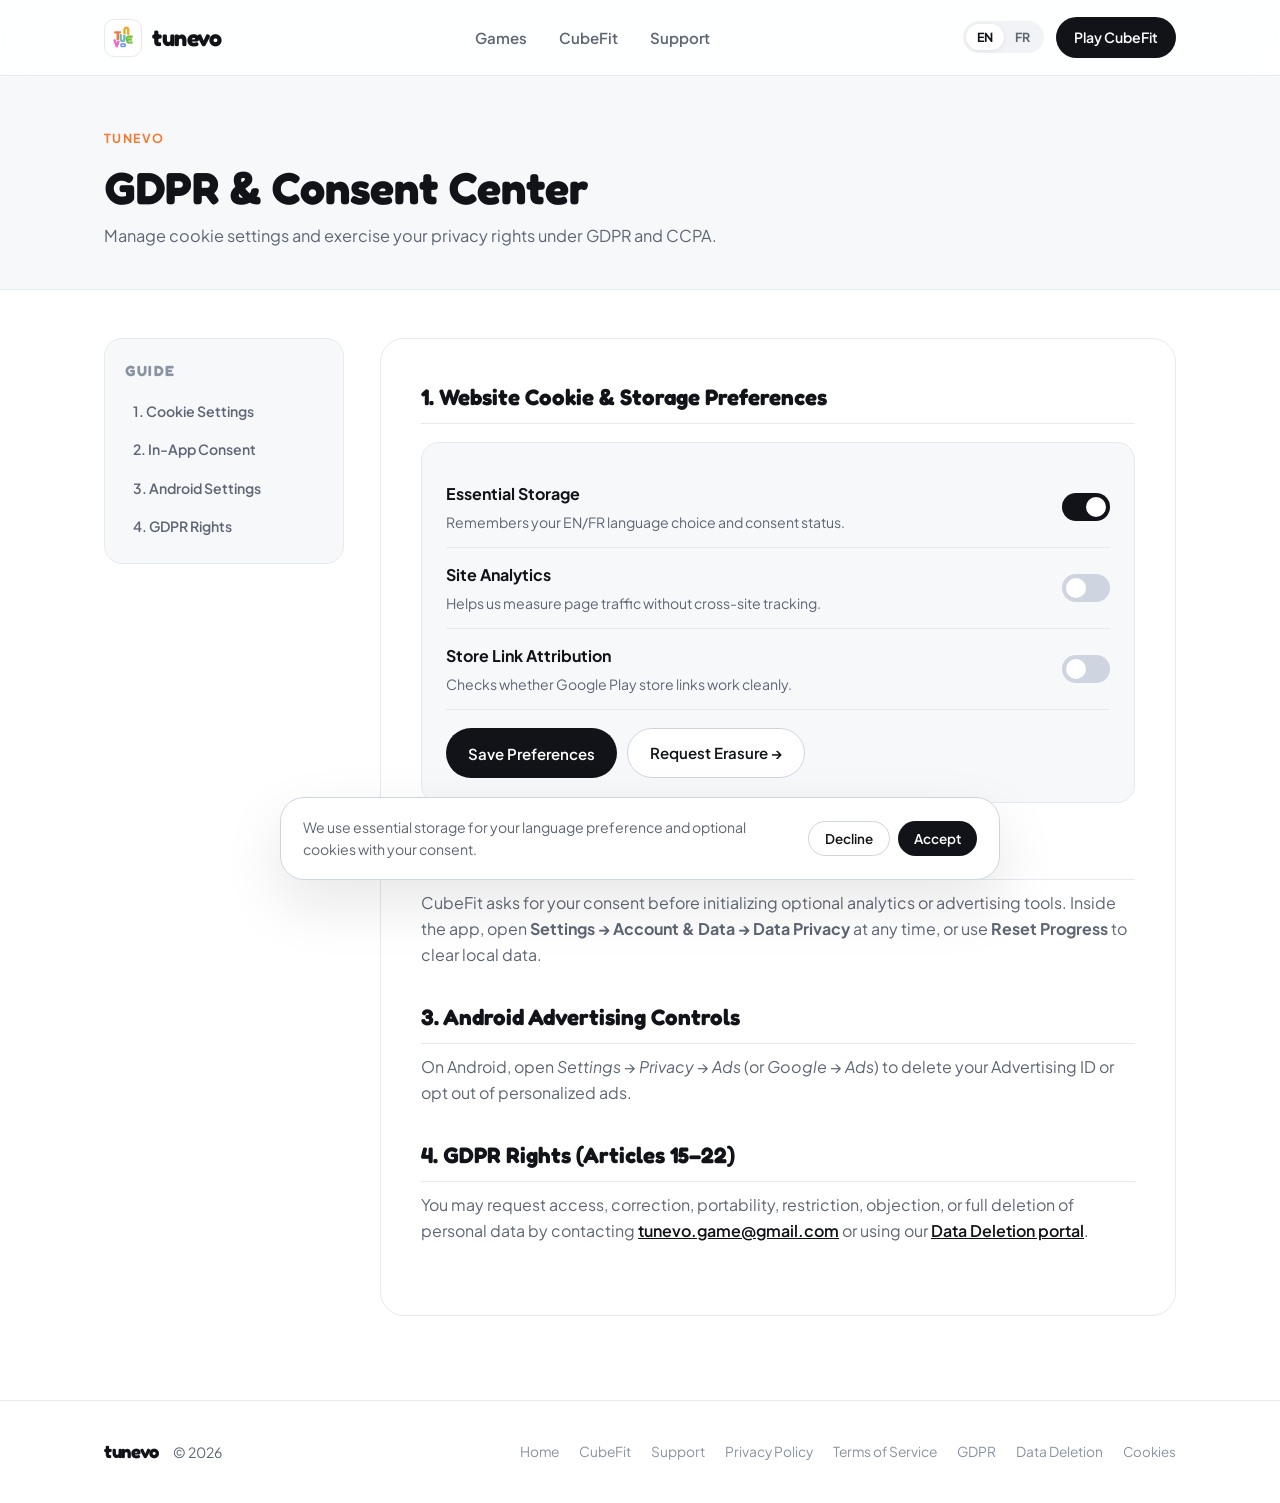
<file: gdpr/index.html>
<!DOCTYPE html>
<html lang="en" data-lang="en">
<head>
  <meta charset="UTF-8">
  <meta name="viewport" content="width=device-width, initial-scale=1.0">
  <title>GDPR &amp; Consent Center — tunevo</title>
  <meta name="description" content="Manage GDPR preferences, cookie settings, and privacy rights with tunevo.">
  <link rel="canonical" href="https://tunevo.si/gdpr/">
  <link rel="icon" type="image/png" href="../assets/images/favicon.png">
  <link rel="stylesheet" href="../assets/css/styles.css">
</head>
<body>
  <header class="site-header">
    <div class="container nav-inner">
      <a href="../index.html" class="brand-link" aria-label="tunevo">
        <span class="brand-logo-wrap"><img src="../assets/images/tunevo-logo.png" alt="tunevo logo"></span>
        <span class="brand-wordmark">tunevo</span>
      </a>
      <nav aria-label="Primary Navigation">
        <ul class="nav-links">
          <li><a href="../index.html" data-i18n-en="Games" data-i18n-fr="Jeux">Games</a></li>
          <li><a href="../cubefit.html">CubeFit</a></li>
          <li><a href="../support.html" data-i18n-en="Support" data-i18n-fr="Support">Support</a></li>
        </ul>
      </nav>
      <div class="nav-actions">
        <div class="lang-switch" role="group" aria-label="Language switch">
          <button type="button" class="lang-btn active" data-set-lang="en">EN</button>
          <button type="button" class="lang-btn" data-set-lang="fr">FR</button>
        </div>
        <a href="https://play.google.com/store/apps/details?id=com.tunevo.cubefit" target="_blank" rel="noopener noreferrer" class="btn btn-primary nav-cta" data-i18n-en="Play CubeFit" data-i18n-fr="Jouer à CubeFit">Play CubeFit</a>
        <button type="button" class="mobile-menu-btn" id="mobileMenuBtn" aria-label="Menu" aria-expanded="false">
          <svg width="22" height="22" viewBox="0 0 24 24" fill="none" stroke="currentColor" stroke-width="2.2" stroke-linecap="round"><path d="M4 7h16M4 12h16M4 17h16"/></svg>
        </button>
      </div>
    </div>
  </header>

  <div class="mobile-drawer" id="mobileDrawer">
    <ul>
      <li><a href="../index.html" data-i18n-en="Games" data-i18n-fr="Jeux">Games</a></li>
      <li><a href="../cubefit.html">CubeFit</a></li>
      <li><a href="../support.html" data-i18n-en="Support" data-i18n-fr="Support">Support</a></li>
    </ul>
  </div>

  <section class="page-hero">
    <div class="container">
      <span class="eyebrow">tunevo</span>
      <h1 data-i18n-en="GDPR &amp; Consent Center" data-i18n-fr="Centre RGPD &amp; Préférences">GDPR &amp; Consent Center</h1>
      <p data-i18n-en="Manage cookie settings and exercise your privacy rights under GDPR and CCPA." data-i18n-fr="Gérez vos préférences cookies et exercez vos droits RGPD en toute simplicité.">
        Manage cookie settings and exercise your privacy rights under GDPR and CCPA.
      </p>
    </div>
  </section>

  <main class="legal-shell">
    <div class="container legal-grid">
      <aside class="legal-toc" aria-label="Table of Contents">
        <h2 data-i18n-en="Guide" data-i18n-fr="Sommaire">Guide</h2>
        <ul>
          <li><a href="#web-cookies" data-i18n-en="1. Cookie Settings" data-i18n-fr="1. Préférences Cookies">1. Cookie Settings</a></li>
          <li><a href="#in-app" data-i18n-en="2. In-App Consent" data-i18n-fr="2. Consentement en jeu">2. In-App Consent</a></li>
          <li><a href="#device-controls" data-i18n-en="3. Android Settings" data-i18n-fr="3. Réglages Android">3. Android Settings</a></li>
          <li><a href="#articles" data-i18n-en="4. GDPR Rights" data-i18n-fr="4. Droits RGPD">4. GDPR Rights</a></li>
        </ul>
      </aside>

      <article class="legal-document">
        <section id="web-cookies">
          <h2 data-i18n-en="1. Website Cookie &amp; Storage Preferences" data-i18n-fr="1. Préférences Cookies du Site">1. Website Cookie &amp; Storage Preferences</h2>
          <div class="interactive-card">
            <div class="toggle-row">
              <div>
                <strong data-i18n-en="Essential Storage" data-i18n-fr="Stockage Essentiel">Essential Storage</strong>
                <p style="margin:4px 0 0; font-size:0.88rem;" data-i18n-en="Remembers your EN/FR language choice and consent status." data-i18n-fr="Mémorise votre choix de langue et votre statut de consentement.">Remembers your EN/FR language choice and consent status.</p>
              </div>
              <label class="switch" aria-label="Essential Storage">
                <input type="checkbox" checked disabled>
                <span class="slider"></span>
              </label>
            </div>

            <div class="toggle-row">
              <div>
                <strong data-i18n-en="Site Analytics" data-i18n-fr="Statistiques de visite">Site Analytics</strong>
                <p style="margin:4px 0 0; font-size:0.88rem;" data-i18n-en="Helps us measure page traffic without cross-site tracking." data-i18n-fr="Mesure d'audience simple sans profilage publicitaire.">Helps us measure page traffic without cross-site tracking.</p>
              </div>
              <label class="switch" aria-label="Analytics Toggle">
                <input type="checkbox" id="gdprAnalyticsToggle">
                <span class="slider"></span>
              </label>
            </div>

            <div class="toggle-row">
              <div>
                <strong data-i18n-en="Store Link Attribution" data-i18n-fr="Mesure des clics Store">Store Link Attribution</strong>
                <p style="margin:4px 0 0; font-size:0.88rem;" data-i18n-en="Checks whether Google Play store links work cleanly." data-i18n-fr="Vérifie le bon fonctionnement des liens vers Google Play.">Checks whether Google Play store links work cleanly.</p>
              </div>
              <label class="switch" aria-label="Marketing Toggle">
                <input type="checkbox" id="gdprMarketingToggle">
                <span class="slider"></span>
              </label>
            </div>

            <div style="margin-top:18px; display:flex; flex-wrap:wrap; gap:10px;">
              <button type="button" id="gdprSaveBtn" class="btn btn-primary" data-i18n-en="Save Preferences" data-i18n-fr="Enregistrer">Save Preferences</button>
              <a href="../data-deletion.html" class="btn btn-outline" data-i18n-en="Request Erasure &rarr;" data-i18n-fr="Demander l'effacement &rarr;">Request Erasure &rarr;</a>
            </div>
            <div id="gdprSaveStatus" class="form-status" data-i18n-en="Your preferences have been saved." data-i18n-fr="Vos préférences ont été enregistrées.">Your preferences have been saved.</div>
          </div>
        </section>

        <div data-lang-block="en">
          <section id="in-app">
            <h2>2. In-App CubeFit Consent</h2>
            <p>CubeFit asks for your consent before initializing optional analytics or advertising tools. Inside the app, open <strong>Settings &rarr; Account &amp; Data &rarr; Data Privacy</strong> at any time, or use <strong>Reset Progress</strong> to clear local data.</p>
          </section>

          <section id="device-controls">
            <h2>3. Android Advertising Controls</h2>
            <p>On Android, open <em>Settings &rarr; Privacy &rarr; Ads</em> (or <em>Google &rarr; Ads</em>) to delete your Advertising ID or opt out of personalized ads.</p>
          </section>

          <section id="articles">
            <h2>4. GDPR Rights (Articles 15–22)</h2>
            <p>You may request access, correction, portability, restriction, objection, or full deletion of personal data by contacting <a href="mailto:tunevo.game@gmail.com" class="inline-link">tunevo.game@gmail.com</a> or using our <a href="../data-deletion.html" class="inline-link">Data Deletion portal</a>.</p>
          </section>
        </div>

        <div data-lang-block="fr">
          <section id="in-app">
            <h2>2. Consentement dans CubeFit</h2>
            <p>CubeFit demande votre consentement avant d'activer les outils publicitaires ou statistiques optionnels. Dans le jeu, accédez à <strong>Paramètres &rarr; Compte et Données &rarr; Confidentialité</strong> à tout moment, ou utilisez <strong>Réinitialiser ma progression</strong>.</p>
          </section>

          <section id="device-controls">
            <h2>3. Réglages Publicitaires Android</h2>
            <p>Sur Android, rendez-vous dans <em>Paramètres &rarr; Confidentialité &rarr; Annonces</em> (ou <em>Google &rarr; Annonces</em>) pour supprimer votre identifiant publicitaire.</p>
          </section>

          <section id="articles">
            <h2>4. Vos Droits RGPD (Articles 15 à 22)</h2>
            <p>Vous pouvez exercer vos droits d'accès, de rectification, de portabilité, d'opposition ou d'effacement en écrivant à <a href="mailto:tunevo.game@gmail.com" class="inline-link">tunevo.game@gmail.com</a> ou via notre <a href="../data-deletion.html" class="inline-link">portail de suppression</a>.</p>
          </section>
        </div>
      </article>
    </div>
  </main>

  <footer class="site-footer">
    <div class="container footer-minimal">
      <div class="footer-left">
        <span class="brand-link" style="font-size:1.15rem;">tunevo</span>
        <span>&copy; 2026</span>
      </div>
      <div class="footer-legal-links">
        <a href="../index.html" data-i18n-en="Home" data-i18n-fr="Accueil">Home</a>
        <a href="../cubefit.html">CubeFit</a>
        <a href="../support.html" data-i18n-en="Support" data-i18n-fr="Support">Support</a>
        <a href="../privacy.html" data-i18n-en="Privacy Policy" data-i18n-fr="Politique de confidentialité">Privacy Policy</a>
        <a href="../terms.html" data-i18n-en="Terms of Service" data-i18n-fr="Conditions d'utilisation">Terms of Service</a>
        <a href="../gdpr.html" data-i18n-en="GDPR" data-i18n-fr="RGPD">GDPR</a>
        <a href="../data-deletion.html" data-i18n-en="Data Deletion" data-i18n-fr="Suppression des données">Data Deletion</a>
        <button type="button" data-open-cookie-banner data-i18n-en="Cookies" data-i18n-fr="Cookies">Cookies</button>
      </div>
    </div>
  </footer>

  <div class="cookie-banner" id="cookieBanner" role="region" aria-label="Cookie Consent">
    <p data-i18n-en="We use essential storage for your language preference and optional cookies with your consent." data-i18n-fr="Nous utilisons un stockage minimal pour votre langue et des cookies optionnels avec votre accord.">We use essential storage for your language preference and optional cookies with your consent.</p>
    <div class="cookie-actions">
      <button type="button" class="btn btn-outline" data-cookie-action="reject-optional" data-i18n-en="Decline" data-i18n-fr="Refuser">Decline</button>
      <button type="button" class="btn btn-primary" data-cookie-action="accept-all" data-i18n-en="Accept" data-i18n-fr="Accepter">Accept</button>
    </div>
  </div>

  <script src="../assets/js/main.js"></script>
</body>
</html>
</file>
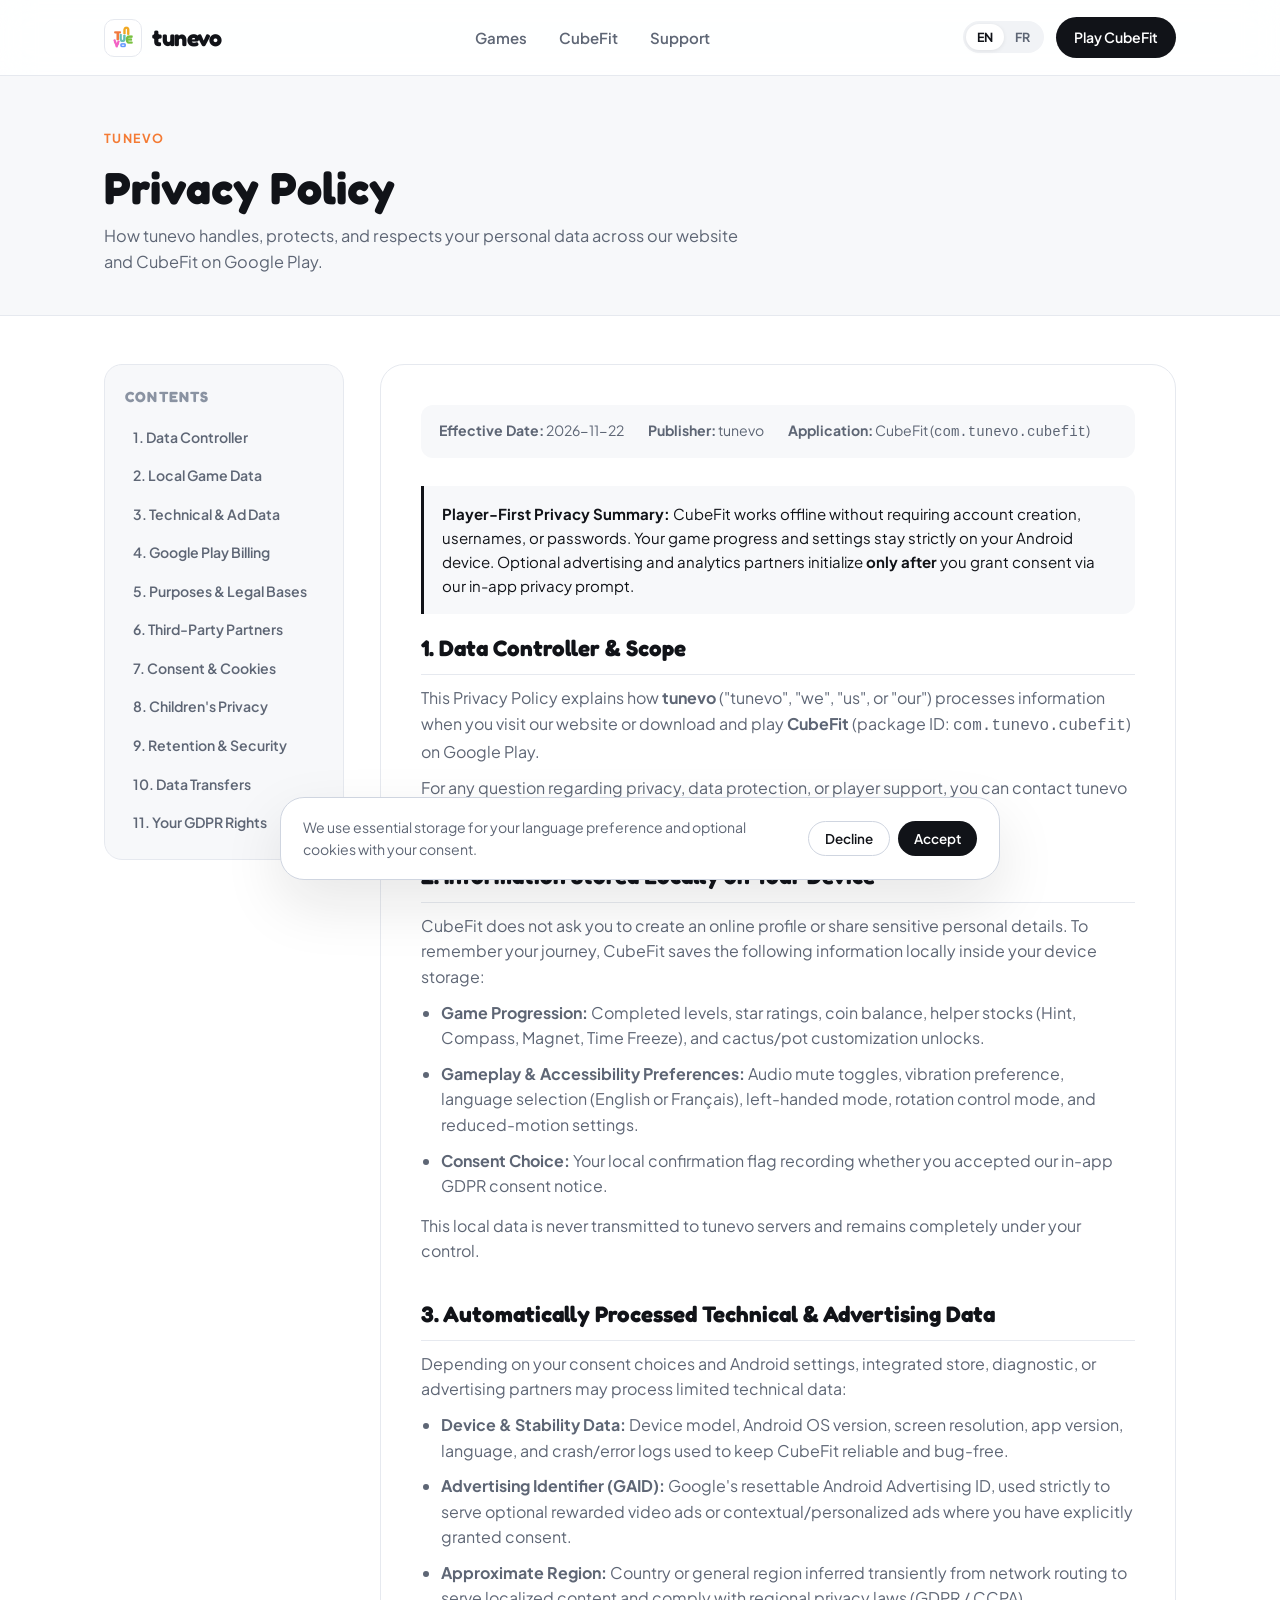
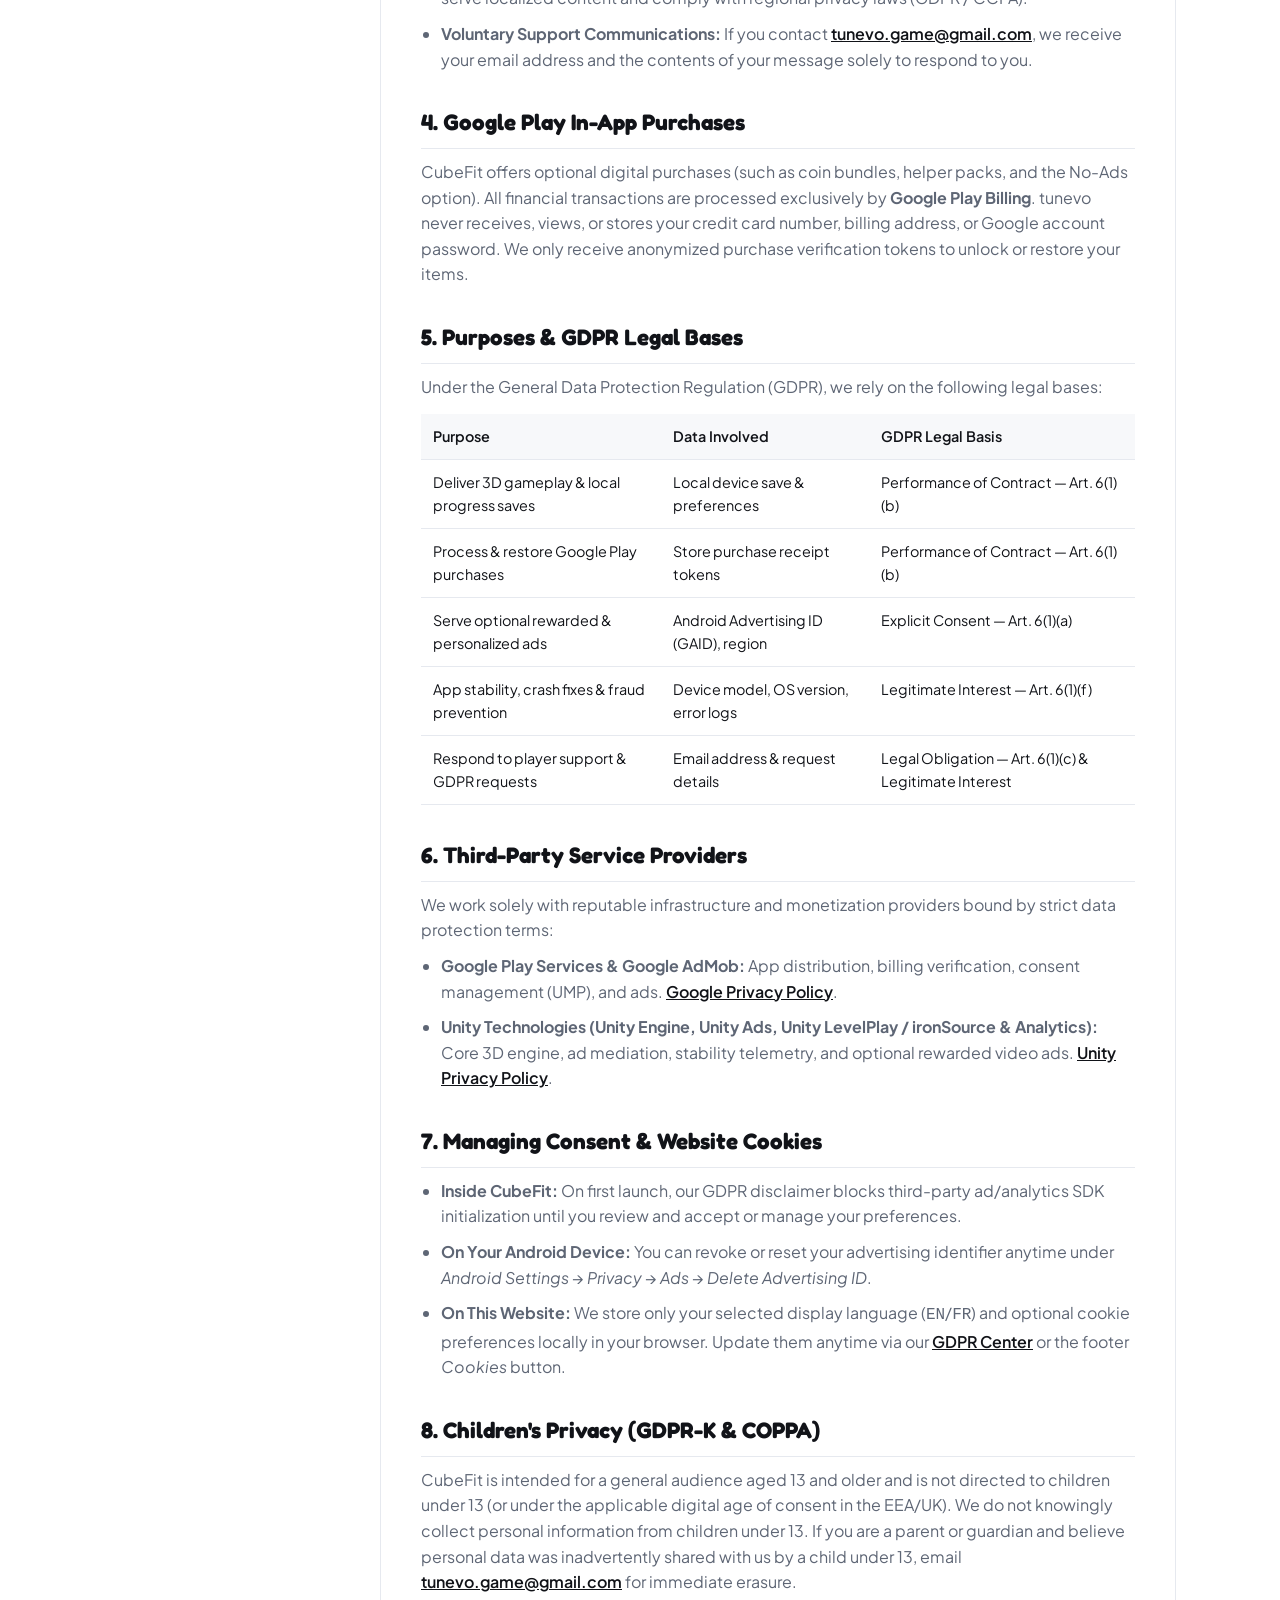
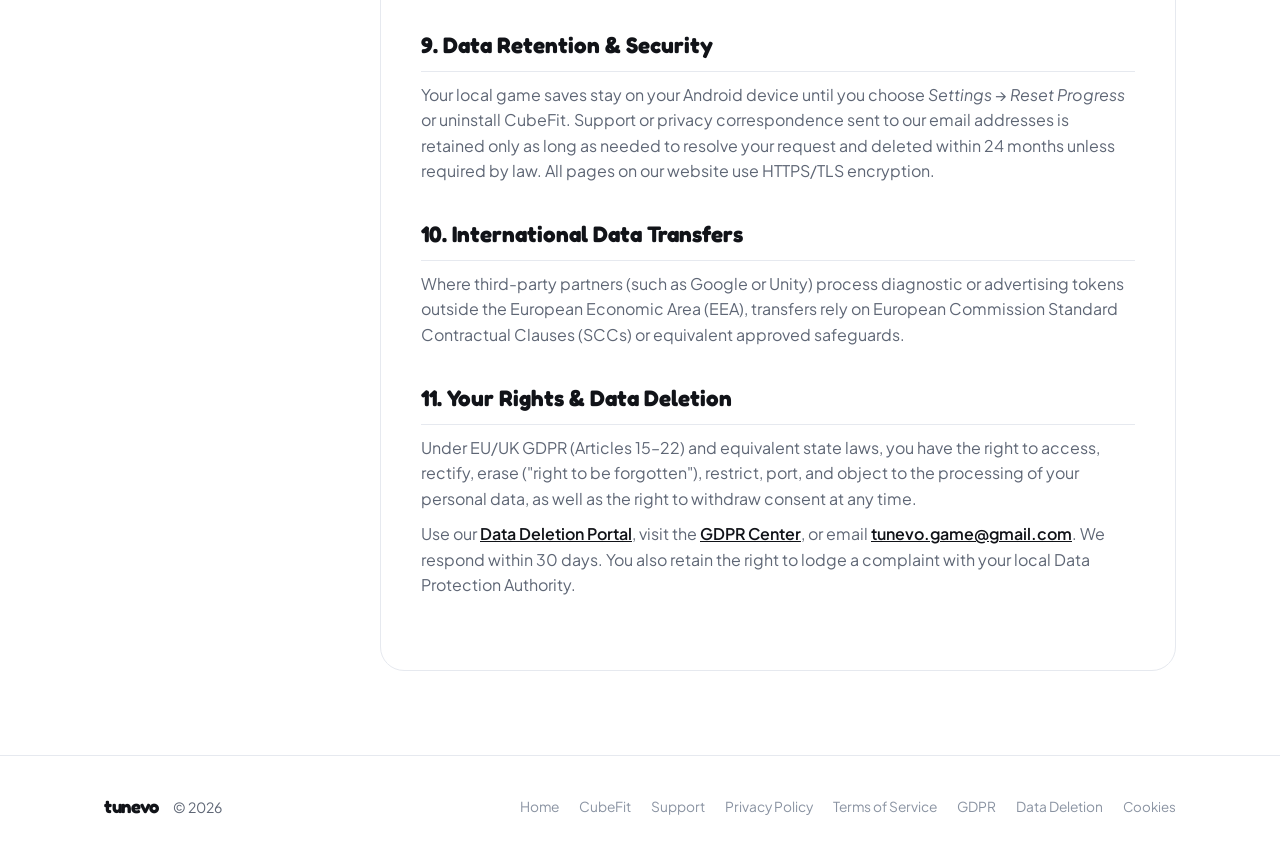
<file: privacy/index.html>
<!DOCTYPE html>
<html lang="en" data-lang="en">
<head>
  <meta charset="UTF-8">
  <meta name="viewport" content="width=device-width, initial-scale=1.0">
  <title>Privacy Policy — tunevo</title>
  <meta name="description" content="Official Privacy Policy for tunevo and CubeFit on Google Play (GDPR &amp; COPPA compliant).">
  <link rel="canonical" href="https://tunevo.si/privacy/">
  <link rel="icon" type="image/png" href="../assets/images/favicon.png">
  <link rel="stylesheet" href="../assets/css/styles.css">
</head>
<body>
  <header class="site-header">
    <div class="container nav-inner">
      <a href="../index.html" class="brand-link" aria-label="tunevo">
        <span class="brand-logo-wrap"><img src="../assets/images/tunevo-logo.png" alt="tunevo logo"></span>
        <span class="brand-wordmark">tunevo</span>
      </a>
      <nav aria-label="Primary Navigation">
        <ul class="nav-links">
          <li><a href="../index.html" data-i18n-en="Games" data-i18n-fr="Jeux">Games</a></li>
          <li><a href="../cubefit.html">CubeFit</a></li>
          <li><a href="../support.html" data-i18n-en="Support" data-i18n-fr="Support">Support</a></li>
        </ul>
      </nav>
      <div class="nav-actions">
        <div class="lang-switch" role="group" aria-label="Language switch">
          <button type="button" class="lang-btn active" data-set-lang="en">EN</button>
          <button type="button" class="lang-btn" data-set-lang="fr">FR</button>
        </div>
        <a href="https://play.google.com/store/apps/details?id=com.tunevo.cubefit" target="_blank" rel="noopener noreferrer" class="btn btn-primary nav-cta" data-i18n-en="Play CubeFit" data-i18n-fr="Jouer à CubeFit">Play CubeFit</a>
        <button type="button" class="mobile-menu-btn" id="mobileMenuBtn" aria-label="Menu" aria-expanded="false">
          <svg width="22" height="22" viewBox="0 0 24 24" fill="none" stroke="currentColor" stroke-width="2.2" stroke-linecap="round"><path d="M4 7h16M4 12h16M4 17h16"/></svg>
        </button>
      </div>
    </div>
  </header>

  <div class="mobile-drawer" id="mobileDrawer">
    <ul>
      <li><a href="../index.html" data-i18n-en="Games" data-i18n-fr="Jeux">Games</a></li>
      <li><a href="../cubefit.html">CubeFit</a></li>
      <li><a href="../support.html" data-i18n-en="Support" data-i18n-fr="Support">Support</a></li>
    </ul>
  </div>

  <section class="page-hero">
    <div class="container">
      <span class="eyebrow">tunevo</span>
      <h1 data-i18n-en="Privacy Policy" data-i18n-fr="Politique de Confidentialité">Privacy Policy</h1>
      <p data-i18n-en="How tunevo handles, protects, and respects your personal data across our website and CubeFit on Google Play." data-i18n-fr="Comment tunevo collecte, utilise, protège et respecte vos données personnelles sur notre site web et dans l'application CubeFit sur Google Play.">
        How tunevo handles, protects, and respects your personal data across our website and CubeFit on Google Play.
      </p>
    </div>
  </section>

  <main class="legal-shell">
    <div class="container legal-grid">
      <aside class="legal-toc" aria-label="Table of Contents">
        <h2 data-i18n-en="Contents" data-i18n-fr="Sommaire">Contents</h2>
        <ul>
          <li><a href="#controller" data-i18n-en="1. Data Controller" data-i18n-fr="1. Responsable de traitement">1. Data Controller</a></li>
          <li><a href="#local-data" data-i18n-en="2. Local Game Data" data-i18n-fr="2. Données locales en jeu">2. Local Game Data</a></li>
          <li><a href="#collected-data" data-i18n-en="3. Technical &amp; Ad Data" data-i18n-fr="3. Données techniques &amp; pub">3. Technical &amp; Ad Data</a></li>
          <li><a href="#iap" data-i18n-en="4. Google Play Billing" data-i18n-fr="4. Achats Google Play">4. Google Play Billing</a></li>
          <li><a href="#legal-bases" data-i18n-en="5. Purposes &amp; Legal Bases" data-i18n-fr="5. Finalités &amp; Bases légales">5. Purposes &amp; Legal Bases</a></li>
          <li><a href="#partners" data-i18n-en="6. Third-Party Partners" data-i18n-fr="6. Partenaires tiers">6. Third-Party Partners</a></li>
          <li><a href="#consent" data-i18n-en="7. Consent &amp; Cookies" data-i18n-fr="7. Consentement &amp; Cookies">7. Consent &amp; Cookies</a></li>
          <li><a href="#children" data-i18n-en="8. Children's Privacy" data-i18n-fr="8. Protection des mineurs">8. Children's Privacy</a></li>
          <li><a href="#retention" data-i18n-en="9. Retention &amp; Security" data-i18n-fr="9. Conservation &amp; Sécurité">9. Retention &amp; Security</a></li>
          <li><a href="#transfers" data-i18n-en="10. Data Transfers" data-i18n-fr="10. Transferts internationaux">10. Data Transfers</a></li>
          <li><a href="#rights" data-i18n-en="11. Your GDPR Rights" data-i18n-fr="11. Vos droits RGPD">11. Your GDPR Rights</a></li>
        </ul>
      </aside>

      <article class="legal-document">
        <div class="legal-meta-bar">
          <span><strong data-i18n-en="Effective Date:" data-i18n-fr="Date d'entrée en vigueur :">Effective Date:</strong> 2026-11-22</span>
          <span><strong data-i18n-en="Publisher:" data-i18n-fr="Éditeur :">Publisher:</strong> tunevo</span>
          <span><strong data-i18n-en="Application:" data-i18n-fr="Application :">Application:</strong> CubeFit (<code>com.tunevo.cubefit</code>)</span>
        </div>

        <!-- ENGLISH VERSION -->
        <div data-lang-block="en">
          <div class="callout-box">
            <strong>Player-First Privacy Summary:</strong> CubeFit works offline without requiring account creation, usernames, or passwords. Your game progress and settings stay strictly on your Android device. Optional advertising and analytics partners initialize <strong>only after</strong> you grant consent via our in-app privacy prompt.
          </div>

          <section id="controller">
            <h2>1. Data Controller &amp; Scope</h2>
            <p>This Privacy Policy explains how <strong>tunevo</strong> ("tunevo", "we", "us", or "our") processes information when you visit our website or download and play <strong>CubeFit</strong> (package ID: <code>com.tunevo.cubefit</code>) on Google Play.</p>
            <p>For any question regarding privacy, data protection, or player support, you can contact tunevo at <a href="mailto:tunevo.game@gmail.com" class="inline-link">tunevo.game@gmail.com</a>.</p>
          </section>

          <section id="local-data">
            <h2>2. Information Stored Locally on Your Device</h2>
            <p>CubeFit does not ask you to create an online profile or share sensitive personal details. To remember your journey, CubeFit saves the following information locally inside your device storage:</p>
            <ul>
              <li><strong>Game Progression:</strong> Completed levels, star ratings, coin balance, helper stocks (Hint, Compass, Magnet, Time Freeze), and cactus/pot customization unlocks.</li>
              <li><strong>Gameplay &amp; Accessibility Preferences:</strong> Audio mute toggles, vibration preference, language selection (English or Français), left-handed mode, rotation control mode, and reduced-motion settings.</li>
              <li><strong>Consent Choice:</strong> Your local confirmation flag recording whether you accepted our in-app GDPR consent notice.</li>
            </ul>
            <p>This local data is never transmitted to tunevo servers and remains completely under your control.</p>
          </section>

          <section id="collected-data">
            <h2>3. Automatically Processed Technical &amp; Advertising Data</h2>
            <p>Depending on your consent choices and Android settings, integrated store, diagnostic, or advertising partners may process limited technical data:</p>
            <ul>
              <li><strong>Device &amp; Stability Data:</strong> Device model, Android OS version, screen resolution, app version, language, and crash/error logs used to keep CubeFit reliable and bug-free.</li>
              <li><strong>Advertising Identifier (GAID):</strong> Google's resettable Android Advertising ID, used strictly to serve optional rewarded video ads or contextual/personalized ads where you have explicitly granted consent.</li>
              <li><strong>Approximate Region:</strong> Country or general region inferred transiently from network routing to serve localized content and comply with regional privacy laws (GDPR / CCPA).</li>
              <li><strong>Voluntary Support Communications:</strong> If you contact <a href="mailto:tunevo.game@gmail.com" class="inline-link">tunevo.game@gmail.com</a>, we receive your email address and the contents of your message solely to respond to you.</li>
            </ul>
          </section>

          <section id="iap">
            <h2>4. Google Play In-App Purchases</h2>
            <p>CubeFit offers optional digital purchases (such as coin bundles, helper packs, and the No-Ads option). All financial transactions are processed exclusively by <strong>Google Play Billing</strong>. tunevo never receives, views, or stores your credit card number, billing address, or Google account password. We only receive anonymized purchase verification tokens to unlock or restore your items.</p>
          </section>

          <section id="legal-bases">
            <h2>5. Purposes &amp; GDPR Legal Bases</h2>
            <p>Under the General Data Protection Regulation (GDPR), we rely on the following legal bases:</p>
            <table class="data-table">
              <thead>
                <tr>
                  <th>Purpose</th>
                  <th>Data Involved</th>
                  <th>GDPR Legal Basis</th>
                </tr>
              </thead>
              <tbody>
                <tr>
                  <td>Deliver 3D gameplay &amp; local progress saves</td>
                  <td>Local device save &amp; preferences</td>
                  <td>Performance of Contract — Art. 6(1)(b)</td>
                </tr>
                <tr>
                  <td>Process &amp; restore Google Play purchases</td>
                  <td>Store purchase receipt tokens</td>
                  <td>Performance of Contract — Art. 6(1)(b)</td>
                </tr>
                <tr>
                  <td>Serve optional rewarded &amp; personalized ads</td>
                  <td>Android Advertising ID (GAID), region</td>
                  <td>Explicit Consent — Art. 6(1)(a)</td>
                </tr>
                <tr>
                  <td>App stability, crash fixes &amp; fraud prevention</td>
                  <td>Device model, OS version, error logs</td>
                  <td>Legitimate Interest — Art. 6(1)(f)</td>
                </tr>
                <tr>
                  <td>Respond to player support &amp; GDPR requests</td>
                  <td>Email address &amp; request details</td>
                  <td>Legal Obligation — Art. 6(1)(c) &amp; Legitimate Interest</td>
                </tr>
              </tbody>
            </table>
          </section>

          <section id="partners">
            <h2>6. Third-Party Service Providers</h2>
            <p>We work solely with reputable infrastructure and monetization providers bound by strict data protection terms:</p>
            <ul>
              <li><strong>Google Play Services &amp; Google AdMob:</strong> App distribution, billing verification, consent management (UMP), and ads. <a href="https://policies.google.com/privacy" target="_blank" rel="noopener noreferrer" class="inline-link">Google Privacy Policy</a>.</li>
              <li><strong>Unity Technologies (Unity Engine, Unity Ads, Unity LevelPlay / ironSource &amp; Analytics):</strong> Core 3D engine, ad mediation, stability telemetry, and optional rewarded video ads. <a href="https://unity.com/legal/privacy-policy" target="_blank" rel="noopener noreferrer" class="inline-link">Unity Privacy Policy</a>.</li>
            </ul>
          </section>

          <section id="consent">
            <h2>7. Managing Consent &amp; Website Cookies</h2>
            <ul>
              <li><strong>Inside CubeFit:</strong> On first launch, our GDPR disclaimer blocks third-party ad/analytics SDK initialization until you review and accept or manage your preferences.</li>
              <li><strong>On Your Android Device:</strong> You can revoke or reset your advertising identifier anytime under <em>Android Settings &rarr; Privacy &rarr; Ads &rarr; Delete Advertising ID</em>.</li>
              <li><strong>On This Website:</strong> We store only your selected display language (<code>EN</code>/<code>FR</code>) and optional cookie preferences locally in your browser. Update them anytime via our <a href="../gdpr.html" class="inline-link">GDPR Center</a> or the footer <em>Cookies</em> button.</li>
            </ul>
          </section>

          <section id="children">
            <h2>8. Children's Privacy (GDPR-K &amp; COPPA)</h2>
            <p>CubeFit is intended for a general audience aged 13 and older and is not directed to children under 13 (or under the applicable digital age of consent in the EEA/UK). We do not knowingly collect personal information from children under 13. If you are a parent or guardian and believe personal data was inadvertently shared with us by a child under 13, email <a href="mailto:tunevo.game@gmail.com" class="inline-link">tunevo.game@gmail.com</a> for immediate erasure.</p>
          </section>

          <section id="retention">
            <h2>9. Data Retention &amp; Security</h2>
            <p>Your local game saves stay on your Android device until you choose <em>Settings &rarr; Reset Progress</em> or uninstall CubeFit. Support or privacy correspondence sent to our email addresses is retained only as long as needed to resolve your request and deleted within 24 months unless required by law. All pages on our website use HTTPS/TLS encryption.</p>
          </section>

          <section id="transfers">
            <h2>10. International Data Transfers</h2>
            <p>Where third-party partners (such as Google or Unity) process diagnostic or advertising tokens outside the European Economic Area (EEA), transfers rely on European Commission Standard Contractual Clauses (SCCs) or equivalent approved safeguards.</p>
          </section>

          <section id="rights">
            <h2>11. Your Rights &amp; Data Deletion</h2>
            <p>Under EU/UK GDPR (Articles 15–22) and equivalent state laws, you have the right to access, rectify, erase ("right to be forgotten"), restrict, port, and object to the processing of your personal data, as well as the right to withdraw consent at any time.</p>
            <p>Use our <a href="../data-deletion.html" class="inline-link">Data Deletion Portal</a>, visit the <a href="../gdpr.html" class="inline-link">GDPR Center</a>, or email <a href="mailto:tunevo.game@gmail.com" class="inline-link">tunevo.game@gmail.com</a>. We respond within 30 days. You also retain the right to lodge a complaint with your local Data Protection Authority.</p>
          </section>
        </div>

        <!-- FRENCH VERSION -->
        <div data-lang-block="fr">
          <div class="callout-box">
            <strong>L'essentiel pour les joueurs :</strong> CubeFit fonctionne hors ligne sans aucune création de compte ni mot de passe. Votre progression et vos réglages restent enregistrés uniquement sur votre appareil Android. Les partenaires d'analyse et de publicité ne s'initialisent <strong>qu'après</strong> votre consentement explicite.
          </div>

          <section id="controller">
            <h2>1. Responsable du Traitement &amp; Champ d'Application</h2>
            <p>La présente Politique de Confidentialité explique comment <strong>tunevo</strong> (« tunevo », « nous ») traite les informations lorsque vous consultez notre site web ou téléchargez et jouez à l'application <strong>CubeFit</strong> (identifiant : <code>com.tunevo.cubefit</code>) disponible sur Google Play.</p>
            <p>Pour toute question liée à vos données personnelles ou au support joueur, vous pouvez contacter tunevo à <a href="mailto:tunevo.game@gmail.com" class="inline-link">tunevo.game@gmail.com</a>.</p>
          </section>

          <section id="local-data">
            <h2>2. Données Stockées Localement sur Votre Appareil</h2>
            <p>CubeFit ne vous demande ni nom, ni inscription, ni mot de passe. Afin de conserver votre avancée entre deux parties, l'application sauvegarde localement sur votre appareil :</p>
            <ul>
              <li><strong>Progression dans le jeu :</strong> niveaux terminés, étoiles gagnées, solde de pièces, stocks d'aides (Indice, Boussole, Aimant, Gel du Temps) et éléments débloqués pour votre cactus.</li>
              <li><strong>Préférences d'accessibilité et de jeu :</strong> réglages de musique et d'effets sonores, vibrations, langue (Français ou English), mode gaucher, mode de rotation et réduction des animations.</li>
              <li><strong>Statut de consentement :</strong> trace locale confirmant votre choix lors de l'affichage de l'écran RGPD.</li>
            </ul>
            <p>Ces données locales ne sont jamais transférées sur des serveurs appartenant à tunevo.</p>
          </section>

          <section id="collected-data">
            <h2>3. Données Techniques, Diagnostics &amp; Publicité</h2>
            <p>Selon vos préférences de consentement et les réglages de votre appareil Android, des informations techniques limitées peuvent être traitées :</p>
            <ul>
              <li><strong>Stabilité et diagnostics :</strong> modèle d'appareil, version d'Android, résolution d'écran, version de l'application et rapports de plantage permettant de corriger les bugs.</li>
              <li><strong>Identifiant publicitaire Android (GAID) :</strong> identifiant réinitialisable utilisé uniquement pour diffuser des publicités vidéo récompensées ou adaptées lorsque vous avez donné votre consentement RGPD.</li>
              <li><strong>Zone géographique approximative :</strong> pays déduit de façon transitoire lors des appels réseau afin d'appliquer les règles locales de confidentialité (RGPD / CCPA).</li>
              <li><strong>Échanges volontaires avec le support :</strong> si vous écrivez à <a href="mailto:tunevo.game@gmail.com" class="inline-link">tunevo.game@gmail.com</a>, votre adresse e-mail et votre message sont utilisés exclusivement pour vous répondre.</li>
            </ul>
          </section>

          <section id="iap">
            <h2>4. Achats Intégrés via Google Play</h2>
            <p>CubeFit propose des achats intégrés optionnels (packs de pièces, aides ou option Sans Pub). Tous les paiements sont traités exclusivement par <strong>Google Play Billing</strong>. tunevo n'a jamais accès à vos numéros de carte bancaire ou coordonnées de facturation ; nous recevons uniquement un jeton de confirmation permettant d'activer ou de restaurer vos achats.</p>
          </section>

          <section id="legal-bases">
            <h2>5. Finalités et Bases Légales (RGPD)</h2>
            <p>Conformément au Règlement Général sur la Protection des Données (RGPD), nos traitements reposent sur les bases légales suivantes :</p>
            <table class="data-table">
              <thead>
                <tr>
                  <th>Finalité</th>
                  <th>Données concernées</th>
                  <th>Base légale RGPD</th>
                </tr>
              </thead>
              <tbody>
                <tr>
                  <td>Fonctionnement du jeu 3D et sauvegarde locale</td>
                  <td>Sauvegarde locale &amp; préférences</td>
                  <td>Exécution du contrat — Art. 6(1)(b)</td>
                </tr>
                <tr>
                  <td>Validation et restauration des achats Google Play</td>
                  <td>Jetons de reçu Google Play</td>
                  <td>Exécution du contrat — Art. 6(1)(b)</td>
                </tr>
                <tr>
                  <td>Publicités récompensées et personnalisées</td>
                  <td>Identifiant publicitaire GAID, pays</td>
                  <td>Consentement explicite — Art. 6(1)(a)</td>
                </tr>
                <tr>
                  <td>Stabilité, correction de plantages &amp; sécurité</td>
                  <td>Modèle d'appareil, version OS, logs</td>
                  <td>Intérêt légitime — Art. 6(1)(f)</td>
                </tr>
                <tr>
                  <td>Réponse aux demandes support et RGPD</td>
                  <td>Adresse e-mail &amp; contenu du message</td>
                  <td>Obligation légale — Art. 6(1)(c) &amp; Intérêt légitime</td>
                </tr>
              </tbody>
            </table>
          </section>

          <section id="partners">
            <h2>6. Partenaires Tiers &amp; Prestataires</h2>
            <p>Nous collaborons uniquement avec des partenaires conformes aux exigences européennes et internationales :</p>
            <ul>
              <li><strong>Google Play Services &amp; Google AdMob :</strong> distribution sur le Play Store, facturation, gestion du consentement (UMP) et publicité. <a href="https://policies.google.com/privacy" target="_blank" rel="noopener noreferrer" class="inline-link">Politique de confidentialité Google</a>.</li>
              <li><strong>Unity Technologies (Unity Engine, Unity Ads, Unity LevelPlay / ironSource &amp; Analytics) :</strong> moteur de jeu 3D, médiation publicitaire, rapports de stabilité et annonces vidéo récompensées. <a href="https://unity.com/legal/privacy-policy" target="_blank" rel="noopener noreferrer" class="inline-link">Politique de confidentialité Unity</a>.</li>
            </ul>
          </section>

          <section id="consent">
            <h2>7. Gestion du Consentement &amp; Cookies</h2>
            <ul>
              <li><strong>Dans CubeFit :</strong> dès le premier lancement, notre fenêtre de consentement bloque l'initialisation des SDK tiers tant que vous n'avez pas exprimé votre choix.</li>
              <li><strong>Sur votre appareil Android :</strong> vous pouvez supprimer ou réinitialiser votre identifiant publicitaire dans <em>Paramètres &rarr; Confidentialité &rarr; Annonces &rarr; Supprimer l'identifiant publicitaire</em>.</li>
              <li><strong>Sur ce site web :</strong> nous mémorisons uniquement votre langue (<code>FR</code>/<code>EN</code>) et vos choix de cookies. Modifiez-les à tout moment via notre <a href="../gdpr.html" class="inline-link">Centre RGPD</a> ou le lien <em>Cookies</em> en bas de page.</li>
            </ul>
          </section>

          <section id="children">
            <h2>8. Protection des Enfants et des Mineurs</h2>
            <p>CubeFit s'adresse à un public âgé de 13 ans et plus et n'est pas destiné aux enfants de moins de 13 ans. Conformément au RGPD et au COPPA, nous ne collectons sciemment aucune donnée personnelle auprès d'enfants de moins de 13 ans (ou en dessous de l'âge légal du consentement numérique applicable). Les parents ou tuteurs peuvent demander l'effacement immédiat de toute information en écrivant à <a href="mailto:tunevo.game@gmail.com" class="inline-link">tunevo.game@gmail.com</a>.</p>
          </section>

          <section id="retention">
            <h2>9. Durée de Conservation &amp; Sécurité</h2>
            <p>Vos sauvegardes locales restent sur votre appareil jusqu'à ce que vous utilisiez <em>Paramètres &rarr; Réinitialiser ma progression</em> ou désinstalliez le jeu. Les e-mails adressés au support sont conservés au maximum 24 mois après résolution du ticket. Toutes les pages de ce site sont protégées par chiffrement HTTPS/TLS.</p>
          </section>

          <section id="transfers">
            <h2>10. Transferts Internationaux de Données</h2>
            <p>Lorsque nos partenaires techniques (Google ou Unity) traitent des jetons techniques ou publicitaires en dehors de l'Espace Économique Européen, ces transferts sont encadrés par les Clauses Contractuelles Types (CCT) approuvées par la Commission Européenne.</p>
          </section>

          <section id="rights">
            <h2>11. Vos Droits RGPD &amp; Suppression des Données</h2>
            <p>Conformément aux articles 15 à 22 du RGPD, vous disposez d'un droit d'accès, de rectification, d'effacement (« droit à l'oubli »), de limitation, de portabilité, d'opposition et de retrait de votre consentement à tout moment.</p>
            <p>Utilisez notre <a href="../data-deletion.html" class="inline-link">Portail de Suppression des Données</a>, le <a href="../gdpr.html" class="inline-link">Centre RGPD</a> ou écrivez à <a href="mailto:tunevo.game@gmail.com" class="inline-link">tunevo.game@gmail.com</a> (réponse sous 30 jours maximum). Vous pouvez également saisir votre autorité de protection des données (ex. CNIL en France).</p>
          </section>
        </div>
      </article>
    </div>
  </main>

  <footer class="site-footer">
    <div class="container footer-minimal">
      <div class="footer-left">
        <span class="brand-link" style="font-size:1.15rem;">tunevo</span>
        <span>&copy; 2026</span>
      </div>
      <div class="footer-legal-links">
        <a href="../index.html" data-i18n-en="Home" data-i18n-fr="Accueil">Home</a>
        <a href="../cubefit.html">CubeFit</a>
        <a href="../support.html" data-i18n-en="Support" data-i18n-fr="Support">Support</a>
        <a href="../privacy.html" data-i18n-en="Privacy Policy" data-i18n-fr="Politique de confidentialité">Privacy Policy</a>
        <a href="../terms.html" data-i18n-en="Terms of Service" data-i18n-fr="Conditions d'utilisation">Terms of Service</a>
        <a href="../gdpr.html" data-i18n-en="GDPR" data-i18n-fr="RGPD">GDPR</a>
        <a href="../data-deletion.html" data-i18n-en="Data Deletion" data-i18n-fr="Suppression des données">Data Deletion</a>
        <button type="button" data-open-cookie-banner data-i18n-en="Cookies" data-i18n-fr="Cookies">Cookies</button>
      </div>
    </div>
  </footer>

  <div class="cookie-banner" id="cookieBanner" role="region" aria-label="Cookie Consent">
    <p data-i18n-en="We use essential storage for your language preference and optional cookies with your consent." data-i18n-fr="Nous utilisons un stockage minimal pour votre langue et des cookies optionnels avec votre accord.">We use essential storage for your language preference and optional cookies with your consent.</p>
    <div class="cookie-actions">
      <button type="button" class="btn btn-outline" data-cookie-action="reject-optional" data-i18n-en="Decline" data-i18n-fr="Refuser">Decline</button>
      <button type="button" class="btn btn-primary" data-cookie-action="accept-all" data-i18n-en="Accept" data-i18n-fr="Accepter">Accept</button>
    </div>
  </div>

  <script src="../assets/js/main.js"></script>
</body>
</html>
</file>
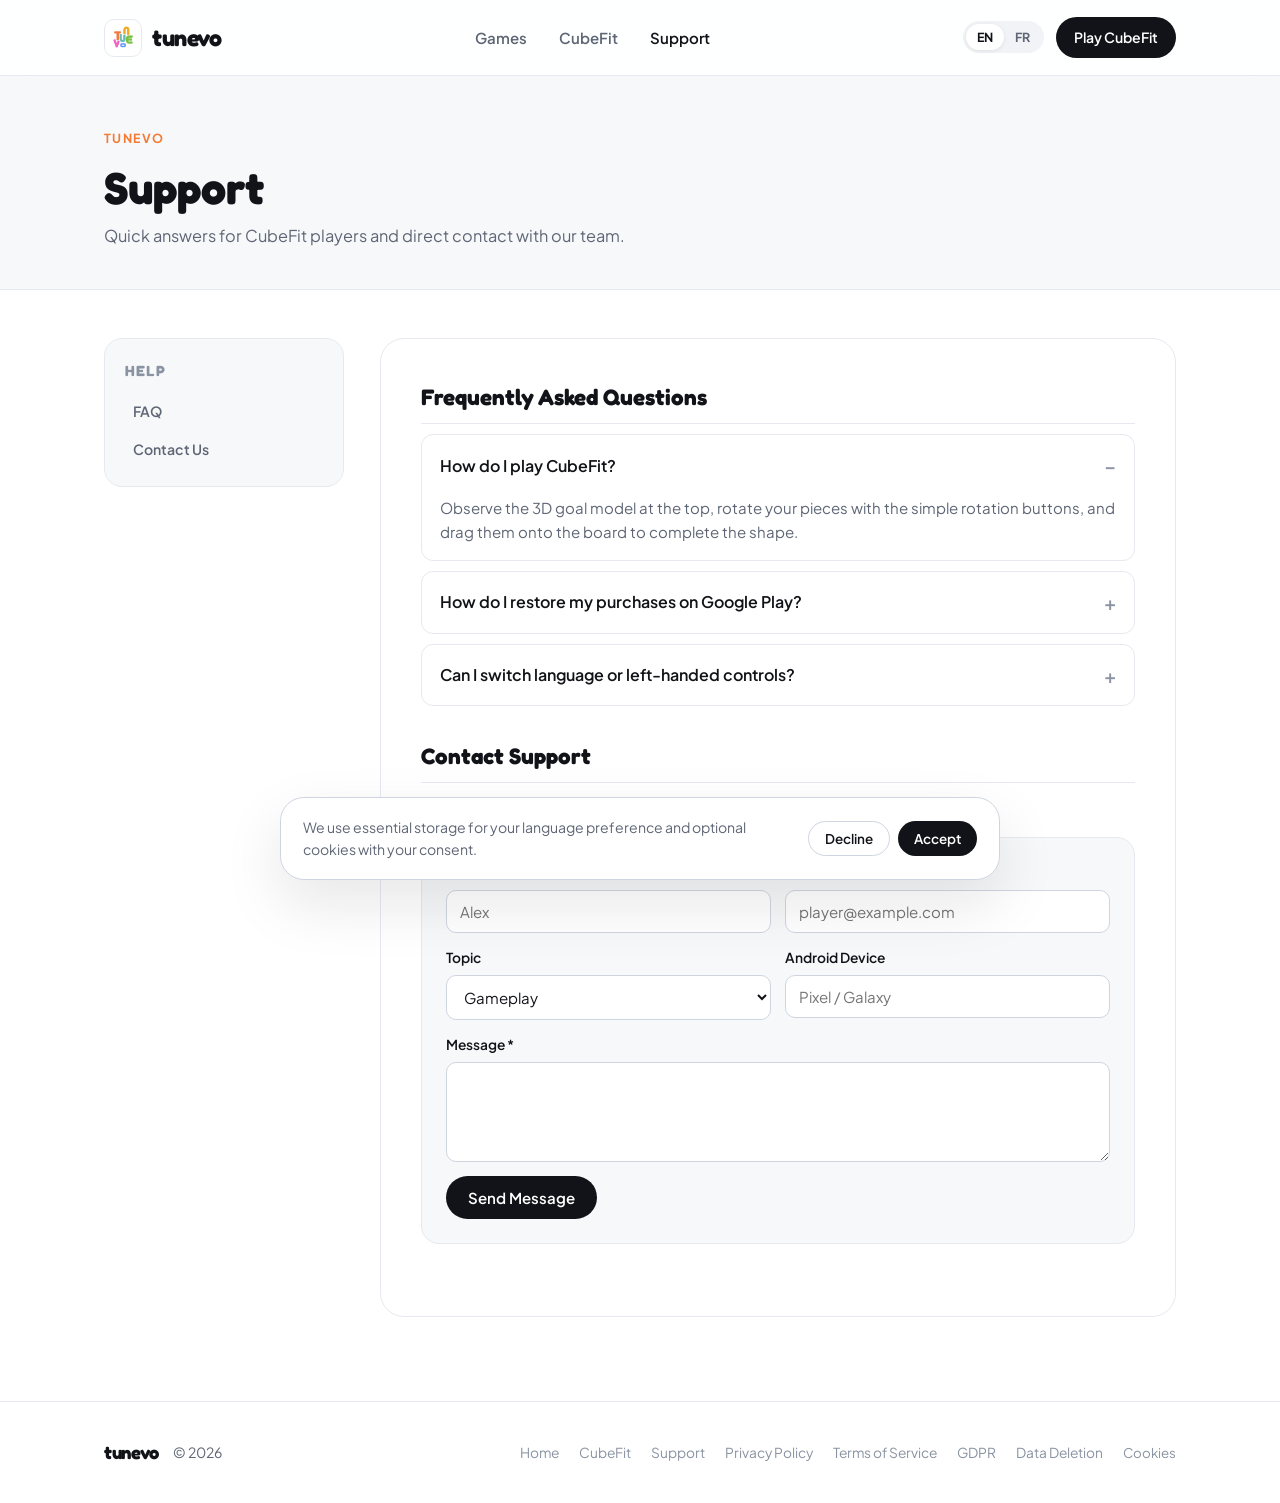
<file: support/index.html>
<!DOCTYPE html>
<html lang="en" data-lang="en">
<head>
  <meta charset="UTF-8">
  <meta name="viewport" content="width=device-width, initial-scale=1.0">
  <title>Support — tunevo</title>
  <meta name="description" content="Player Support and FAQ for CubeFit by tunevo.">
  <link rel="canonical" href="https://tunevo.si/support/">
  <link rel="icon" type="image/png" href="../assets/images/favicon.png">
  <link rel="stylesheet" href="../assets/css/styles.css">
</head>
<body>
  <header class="site-header">
    <div class="container nav-inner">
      <a href="../index.html" class="brand-link" aria-label="tunevo">
        <span class="brand-logo-wrap"><img src="../assets/images/tunevo-logo.png" alt="tunevo logo"></span>
        <span class="brand-wordmark">tunevo</span>
      </a>
      <nav aria-label="Primary Navigation">
        <ul class="nav-links">
          <li><a href="../index.html" data-i18n-en="Games" data-i18n-fr="Jeux">Games</a></li>
          <li><a href="../cubefit.html">CubeFit</a></li>
          <li><a href="../support.html" class="active" data-i18n-en="Support" data-i18n-fr="Support">Support</a></li>
        </ul>
      </nav>
      <div class="nav-actions">
        <div class="lang-switch" role="group" aria-label="Language switch">
          <button type="button" class="lang-btn active" data-set-lang="en">EN</button>
          <button type="button" class="lang-btn" data-set-lang="fr">FR</button>
        </div>
        <a href="https://play.google.com/store/apps/details?id=com.tunevo.cubefit" target="_blank" rel="noopener noreferrer" class="btn btn-primary nav-cta" data-i18n-en="Play CubeFit" data-i18n-fr="Jouer à CubeFit">Play CubeFit</a>
        <button type="button" class="mobile-menu-btn" id="mobileMenuBtn" aria-label="Menu" aria-expanded="false">
          <svg width="22" height="22" viewBox="0 0 24 24" fill="none" stroke="currentColor" stroke-width="2.2" stroke-linecap="round"><path d="M4 7h16M4 12h16M4 17h16"/></svg>
        </button>
      </div>
    </div>
  </header>

  <div class="mobile-drawer" id="mobileDrawer">
    <ul>
      <li><a href="../index.html" data-i18n-en="Games" data-i18n-fr="Jeux">Games</a></li>
      <li><a href="../cubefit.html">CubeFit</a></li>
      <li><a href="../support.html" data-i18n-en="Support" data-i18n-fr="Support">Support</a></li>
    </ul>
  </div>

  <section class="page-hero">
    <div class="container">
      <span class="eyebrow">tunevo</span>
      <h1 data-i18n-en="Support" data-i18n-fr="Support">Support</h1>
      <p data-i18n-en="Quick answers for CubeFit players and direct contact with our team." data-i18n-fr="Réponses rapides pour les joueurs de CubeFit et contact direct avec notre équipe.">
        Quick answers for CubeFit players and direct contact with our team.
      </p>
    </div>
  </section>

  <main class="legal-shell">
    <div class="container legal-grid">
      <aside class="legal-toc" aria-label="Help Topics">
        <h2 data-i18n-en="Help" data-i18n-fr="Aide">Help</h2>
        <ul>
          <li><a href="#faq" data-i18n-en="FAQ" data-i18n-fr="Questions fréquentes">FAQ</a></li>
          <li><a href="#contact-support" data-i18n-en="Contact Us" data-i18n-fr="Nous contacter">Contact Us</a></li>
        </ul>
      </aside>

      <article class="legal-document">
        <section id="faq">
          <h2 data-i18n-en="Frequently Asked Questions" data-i18n-fr="Questions Fréquentes">Frequently Asked Questions</h2>

          <div data-lang-block="en">
            <details class="faq-item" open>
              <summary>How do I play CubeFit?</summary>
              <div class="faq-body">
                Observe the 3D goal model at the top, rotate your pieces with the simple rotation buttons, and drag them onto the board to complete the shape.
              </div>
            </details>

            <details class="faq-item">
              <summary>How do I restore my purchases on Google Play?</summary>
              <div class="faq-body">
                Ensure you are signed into the same Google Play account, open CubeFit &rarr; <strong>Settings</strong> &rarr; tap <strong>Restore Purchases</strong>.
              </div>
            </details>

            <details class="faq-item">
              <summary>Can I switch language or left-handed controls?</summary>
              <div class="faq-body">
                Yes! Open <strong>Settings &rarr; Game</strong> inside CubeFit to switch between English and Français or turn on Left-Handed Mode.
              </div>
            </details>
          </div>

          <div data-lang-block="fr">
            <details class="faq-item" open>
              <summary>Comment jouer à CubeFit ?</summary>
              <div class="faq-body">
                Observez le modèle 3D en haut de l'écran, faites pivoter vos pièces puis posez-les sur le plateau pour reconstituer la forme complète.
              </div>
            </details>

            <details class="faq-item">
              <summary>Comment restaurer mes achats Google Play ?</summary>
              <div class="faq-body">
                Connectez-vous avec le même compte Google Play, ouvrez CubeFit &rarr; <strong>Paramètres</strong> &rarr; touchez <strong>Restaurer mes achats</strong>.
              </div>
            </details>

            <details class="faq-item">
              <summary>Puis-je changer la langue ou activer le mode gaucher ?</summary>
              <div class="faq-body">
                Oui, ouvrez <strong>Paramètres &rarr; Jeu</strong> dans CubeFit pour basculer entre Français et English ou activer le mode gaucher.
              </div>
            </details>
          </div>
        </section>

        <section id="contact-support">
          <h2 data-i18n-en="Contact Support" data-i18n-fr="Contacter le Support">Contact Support</h2>
          <p data-i18n-en="Need a hand? Write to tunevo.game@gmail.com or fill out the form below." data-i18n-fr="Besoin d'aide ? Écrivez à tunevo.game@gmail.com ou utilisez le formulaire ci-dessous.">
            Need a hand? Write to <a href="mailto:tunevo.game@gmail.com" class="inline-link">tunevo.game@gmail.com</a> or fill out the form below.
          </p>

          <form id="supportForm" class="interactive-card">
            <div class="form-grid">
              <div class="form-field">
                <label for="supName" data-i18n-en="Name *" data-i18n-fr="Nom *">Name *</label>
                <input type="text" id="supName" required placeholder="Alex">
              </div>
              <div class="form-field">
                <label for="supEmail" data-i18n-en="Email *" data-i18n-fr="E-mail *">Email *</label>
                <input type="email" id="supEmail" required placeholder="player@example.com">
              </div>
            </div>

            <div class="form-grid">
              <div class="form-field">
                <label for="supTopic" data-i18n-en="Topic" data-i18n-fr="Sujet">Topic</label>
                <select id="supTopic">
                  <option value="Gameplay">Gameplay</option>
                  <option value="Purchases">Purchases</option>
                  <option value="Feedback">Feedback</option>
                </select>
              </div>
              <div class="form-field">
                <label for="supDevice" data-i18n-en="Android Device" data-i18n-fr="Appareil Android">Android Device</label>
                <input type="text" id="supDevice" placeholder="Pixel / Galaxy">
              </div>
            </div>

            <div class="form-field">
              <label for="supMessage" data-i18n-en="Message *" data-i18n-fr="Message *">Message *</label>
              <textarea id="supMessage" rows="4" required></textarea>
            </div>

            <button type="submit" class="btn btn-primary" data-i18n-en="Send Message" data-i18n-fr="Envoyer">Send Message</button>
            <div id="supportStatus" class="form-status" data-i18n-en="Your email app has opened with your message for tunevo.game@gmail.com." data-i18n-fr="Votre messagerie s'est ouverte avec votre message pour tunevo.game@gmail.com.">
              Your email app has opened with your message for tunevo.game@gmail.com.
            </div>
          </form>
        </section>
      </article>
    </div>
  </main>

  <footer class="site-footer">
    <div class="container footer-minimal">
      <div class="footer-left">
        <span class="brand-link" style="font-size:1.15rem;">tunevo</span>
        <span>&copy; 2026</span>
      </div>
      <div class="footer-legal-links">
        <a href="../index.html" data-i18n-en="Home" data-i18n-fr="Accueil">Home</a>
        <a href="../cubefit.html">CubeFit</a>
        <a href="../support.html" data-i18n-en="Support" data-i18n-fr="Support">Support</a>
        <a href="../privacy.html" data-i18n-en="Privacy Policy" data-i18n-fr="Politique de confidentialité">Privacy Policy</a>
        <a href="../terms.html" data-i18n-en="Terms of Service" data-i18n-fr="Conditions d'utilisation">Terms of Service</a>
        <a href="../gdpr.html" data-i18n-en="GDPR" data-i18n-fr="RGPD">GDPR</a>
        <a href="../data-deletion.html" data-i18n-en="Data Deletion" data-i18n-fr="Suppression des données">Data Deletion</a>
        <button type="button" data-open-cookie-banner data-i18n-en="Cookies" data-i18n-fr="Cookies">Cookies</button>
      </div>
    </div>
  </footer>

  <div class="cookie-banner" id="cookieBanner" role="region" aria-label="Cookie Consent">
    <p data-i18n-en="We use essential storage for your language preference and optional cookies with your consent." data-i18n-fr="Nous utilisons un stockage minimal pour votre langue et des cookies optionnels avec votre accord.">We use essential storage for your language preference and optional cookies with your consent.</p>
    <div class="cookie-actions">
      <button type="button" class="btn btn-outline" data-cookie-action="reject-optional" data-i18n-en="Decline" data-i18n-fr="Refuser">Decline</button>
      <button type="button" class="btn btn-primary" data-cookie-action="accept-all" data-i18n-en="Accept" data-i18n-fr="Accepter">Accept</button>
    </div>
  </div>

  <script src="../assets/js/main.js"></script>
</body>
</html>
</file>
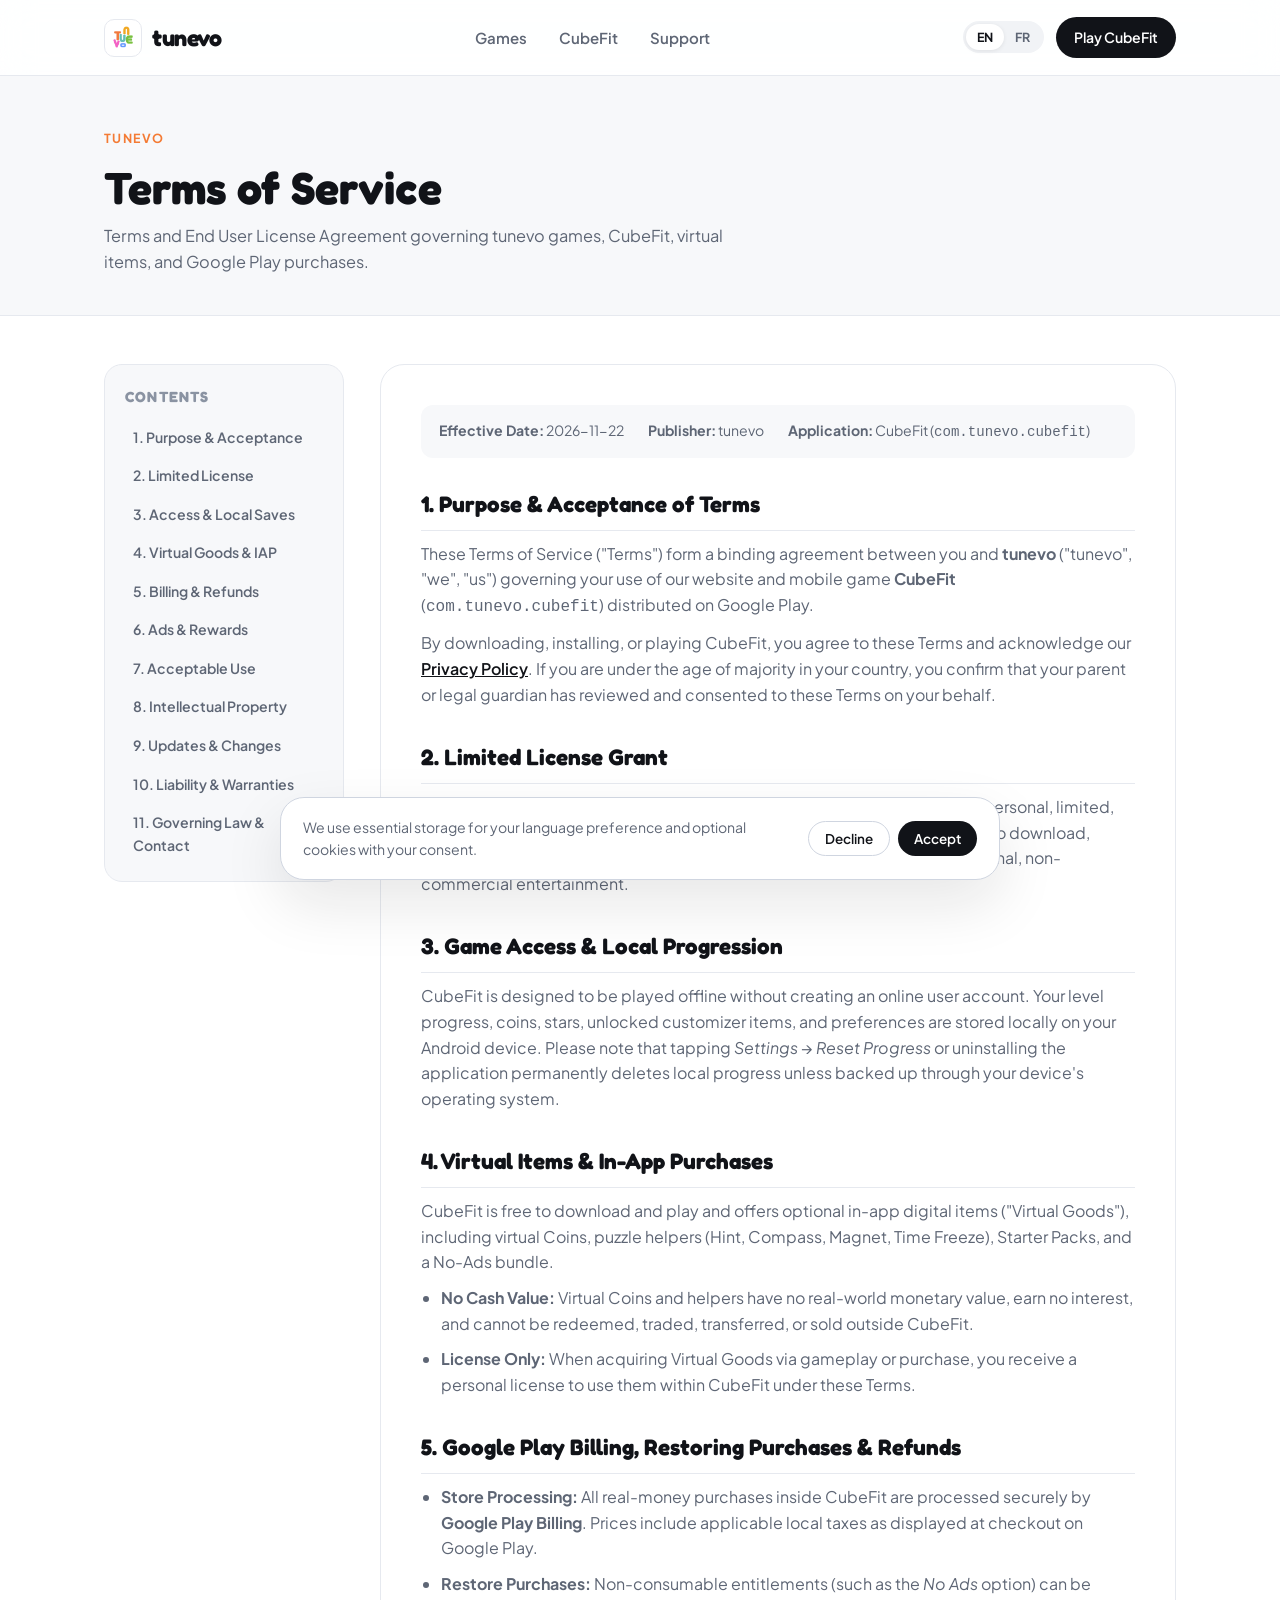
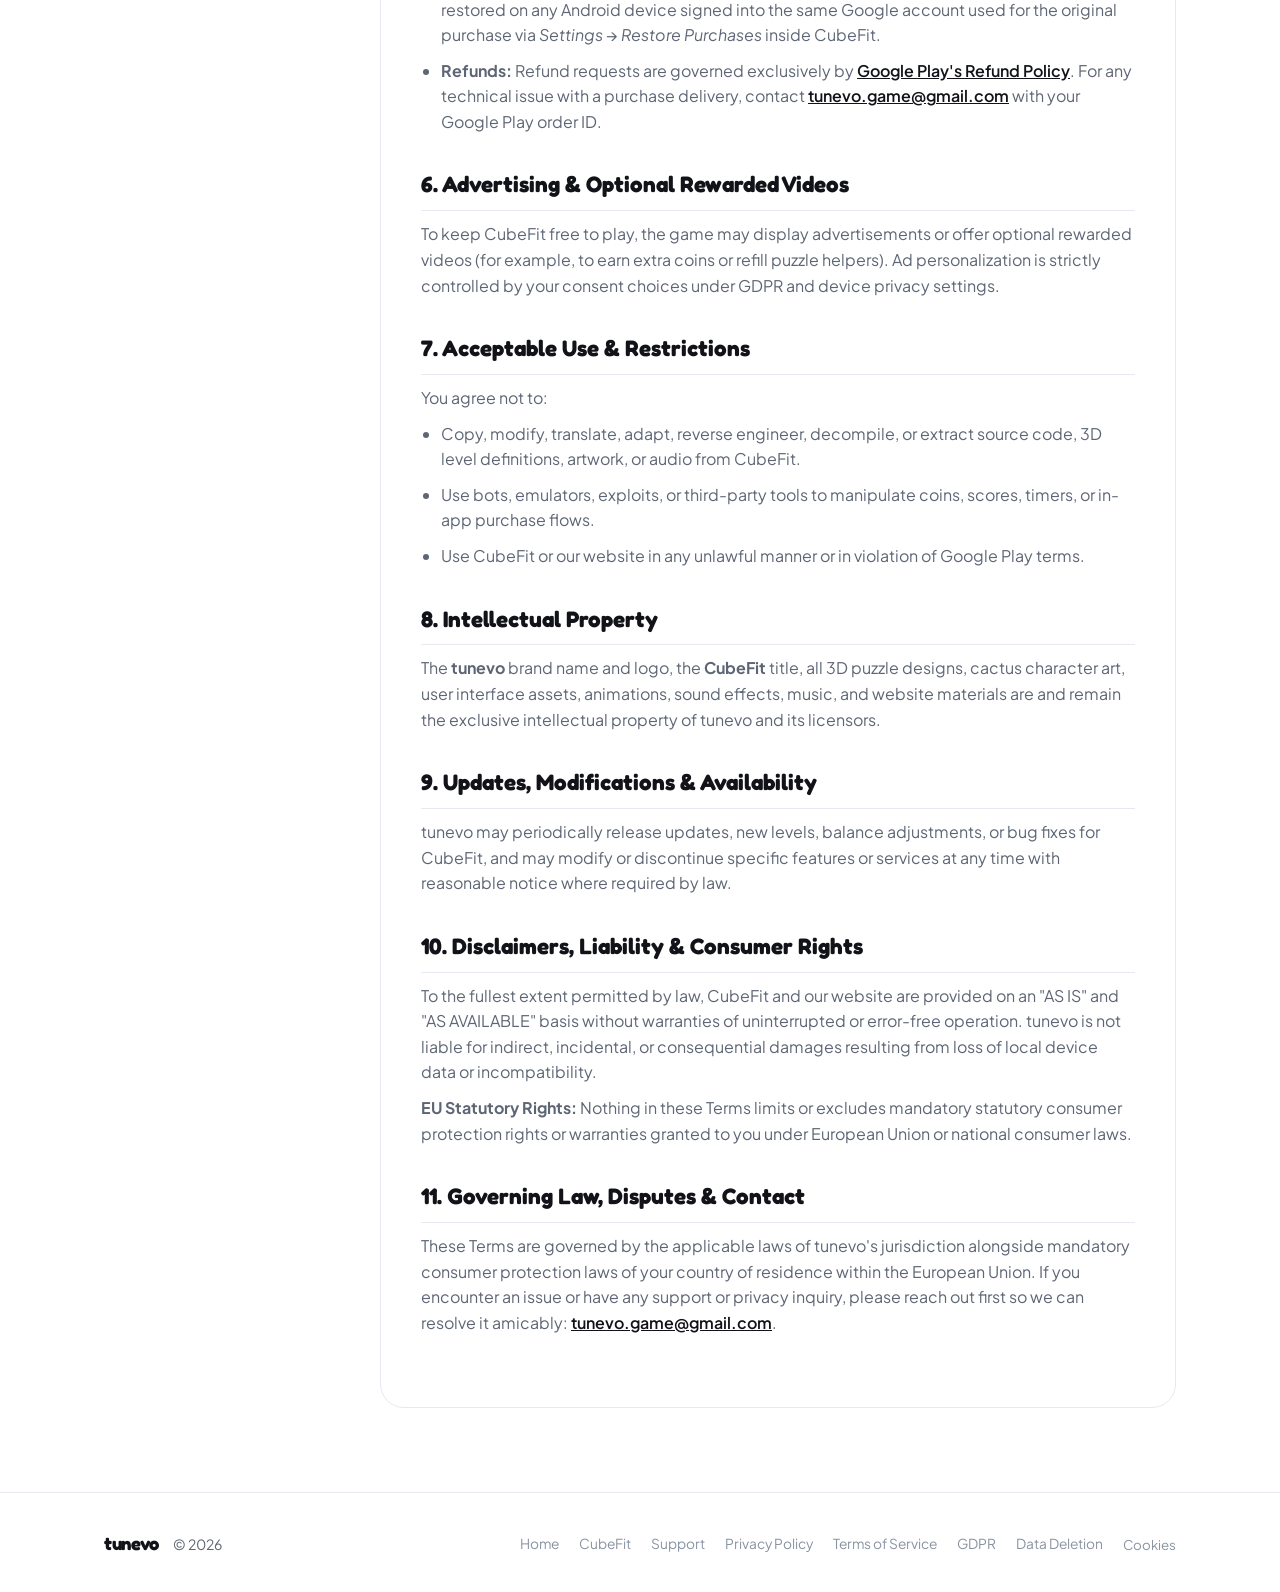
<file: terms/index.html>
<!DOCTYPE html>
<html lang="en" data-lang="en">
<head>
  <meta charset="UTF-8">
  <meta name="viewport" content="width=device-width, initial-scale=1.0">
  <title>Terms of Service — tunevo</title>
  <meta name="description" content="Official Terms of Service and End User License Agreement (EULA) for tunevo and CubeFit on Google Play.">
  <link rel="canonical" href="https://tunevo.si/terms/">
  <link rel="icon" type="image/png" href="../assets/images/favicon.png">
  <link rel="stylesheet" href="../assets/css/styles.css">
</head>
<body>
  <header class="site-header">
    <div class="container nav-inner">
      <a href="../index.html" class="brand-link" aria-label="tunevo">
        <span class="brand-logo-wrap"><img src="../assets/images/tunevo-logo.png" alt="tunevo logo"></span>
        <span class="brand-wordmark">tunevo</span>
      </a>
      <nav aria-label="Primary Navigation">
        <ul class="nav-links">
          <li><a href="../index.html" data-i18n-en="Games" data-i18n-fr="Jeux">Games</a></li>
          <li><a href="../cubefit.html">CubeFit</a></li>
          <li><a href="../support.html" data-i18n-en="Support" data-i18n-fr="Support">Support</a></li>
        </ul>
      </nav>
      <div class="nav-actions">
        <div class="lang-switch" role="group" aria-label="Language switch">
          <button type="button" class="lang-btn active" data-set-lang="en">EN</button>
          <button type="button" class="lang-btn" data-set-lang="fr">FR</button>
        </div>
        <a href="https://play.google.com/store/apps/details?id=com.tunevo.cubefit" target="_blank" rel="noopener noreferrer" class="btn btn-primary nav-cta" data-i18n-en="Play CubeFit" data-i18n-fr="Jouer à CubeFit">Play CubeFit</a>
        <button type="button" class="mobile-menu-btn" id="mobileMenuBtn" aria-label="Menu" aria-expanded="false">
          <svg width="22" height="22" viewBox="0 0 24 24" fill="none" stroke="currentColor" stroke-width="2.2" stroke-linecap="round"><path d="M4 7h16M4 12h16M4 17h16"/></svg>
        </button>
      </div>
    </div>
  </header>

  <div class="mobile-drawer" id="mobileDrawer">
    <ul>
      <li><a href="../index.html" data-i18n-en="Games" data-i18n-fr="Jeux">Games</a></li>
      <li><a href="../cubefit.html">CubeFit</a></li>
      <li><a href="../support.html" data-i18n-en="Support" data-i18n-fr="Support">Support</a></li>
    </ul>
  </div>

  <section class="page-hero">
    <div class="container">
      <span class="eyebrow">tunevo</span>
      <h1 data-i18n-en="Terms of Service" data-i18n-fr="Conditions d'Utilisation">Terms of Service</h1>
      <p data-i18n-en="Terms and End User License Agreement governing tunevo games, CubeFit, virtual items, and Google Play purchases." data-i18n-fr="Conditions Générales d'Utilisation et Contrat de Licence (CLUF) applicables aux jeux tunevo, à CubeFit et aux achats Google Play.">
        Terms and End User License Agreement governing tunevo games, CubeFit, virtual items, and Google Play purchases.
      </p>
    </div>
  </section>

  <main class="legal-shell">
    <div class="container legal-grid">
      <aside class="legal-toc" aria-label="Table of Contents">
        <h2 data-i18n-en="Contents" data-i18n-fr="Sommaire">Contents</h2>
        <ul>
          <li><a href="#acceptance" data-i18n-en="1. Purpose &amp; Acceptance" data-i18n-fr="1. Objet &amp; Acceptation">1. Purpose &amp; Acceptance</a></li>
          <li><a href="#license" data-i18n-en="2. Limited License" data-i18n-fr="2. Licence d'utilisation">2. Limited License</a></li>
          <li><a href="#local-saves" data-i18n-en="3. Access &amp; Local Saves" data-i18n-fr="3. Accès &amp; Sauvegarde">3. Access &amp; Local Saves</a></li>
          <li><a href="#virtual-goods" data-i18n-en="4. Virtual Goods &amp; IAP" data-i18n-fr="4. Objets virtuels &amp; Achats">4. Virtual Goods &amp; IAP</a></li>
          <li><a href="#billing" data-i18n-en="5. Billing &amp; Refunds" data-i18n-fr="5. Facturation &amp; Remboursement">5. Billing &amp; Refunds</a></li>
          <li><a href="#advertising" data-i18n-en="6. Ads &amp; Rewards" data-i18n-fr="6. Publicités récompensées">6. Ads &amp; Rewards</a></li>
          <li><a href="#conduct" data-i18n-en="7. Acceptable Use" data-i18n-fr="7. Règles de conduite">7. Acceptable Use</a></li>
          <li><a href="#ip" data-i18n-en="8. Intellectual Property" data-i18n-fr="8. Propriété intellectuelle">8. Intellectual Property</a></li>
          <li><a href="#updates" data-i18n-en="9. Updates &amp; Changes" data-i18n-fr="9. Mises à jour &amp; Évolution">9. Updates &amp; Changes</a></li>
          <li><a href="#liability" data-i18n-en="10. Liability &amp; Warranties" data-i18n-fr="10. Garanties &amp; Responsabilité">10. Liability &amp; Warranties</a></li>
          <li><a href="#law" data-i18n-en="11. Governing Law &amp; Contact" data-i18n-fr="11. Droit applicable &amp; Contact">11. Governing Law &amp; Contact</a></li>
        </ul>
      </aside>

      <article class="legal-document">
        <div class="legal-meta-bar">
          <span><strong data-i18n-en="Effective Date:" data-i18n-fr="Date d'entrée en vigueur :">Effective Date:</strong> 2026-11-22</span>
          <span><strong data-i18n-en="Publisher:" data-i18n-fr="Éditeur :">Publisher:</strong> tunevo</span>
          <span><strong data-i18n-en="Application:" data-i18n-fr="Application :">Application:</strong> CubeFit (<code>com.tunevo.cubefit</code>)</span>
        </div>

        <!-- ENGLISH VERSION -->
        <div data-lang-block="en">
          <section id="acceptance">
            <h2>1. Purpose &amp; Acceptance of Terms</h2>
            <p>These Terms of Service ("Terms") form a binding agreement between you and <strong>tunevo</strong> ("tunevo", "we", "us") governing your use of our website and mobile game <strong>CubeFit</strong> (<code>com.tunevo.cubefit</code>) distributed on Google Play.</p>
            <p>By downloading, installing, or playing CubeFit, you agree to these Terms and acknowledge our <a href="../privacy.html" class="inline-link">Privacy Policy</a>. If you are under the age of majority in your country, you confirm that your parent or legal guardian has reviewed and consented to these Terms on your behalf.</p>
          </section>

          <section id="license">
            <h2>2. Limited License Grant</h2>
            <p>Subject to your ongoing compliance with these Terms, tunevo grants you a personal, limited, non-exclusive, non-transferable, non-sublicensable, and revocable license to download, install, and run CubeFit on compatible Android devices strictly for your personal, non-commercial entertainment.</p>
          </section>

          <section id="local-saves">
            <h2>3. Game Access &amp; Local Progression</h2>
            <p>CubeFit is designed to be played offline without creating an online user account. Your level progress, coins, stars, unlocked customizer items, and preferences are stored locally on your Android device. Please note that tapping <em>Settings &rarr; Reset Progress</em> or uninstalling the application permanently deletes local progress unless backed up through your device's operating system.</p>
          </section>

          <section id="virtual-goods">
            <h2>4. Virtual Items &amp; In-App Purchases</h2>
            <p>CubeFit is free to download and play and offers optional in-app digital items ("Virtual Goods"), including virtual Coins, puzzle helpers (Hint, Compass, Magnet, Time Freeze), Starter Packs, and a No-Ads bundle.</p>
            <ul>
              <li><strong>No Cash Value:</strong> Virtual Coins and helpers have no real-world monetary value, earn no interest, and cannot be redeemed, traded, transferred, or sold outside CubeFit.</li>
              <li><strong>License Only:</strong> When acquiring Virtual Goods via gameplay or purchase, you receive a personal license to use them within CubeFit under these Terms.</li>
            </ul>
          </section>

          <section id="billing">
            <h2>5. Google Play Billing, Restoring Purchases &amp; Refunds</h2>
            <ul>
              <li><strong>Store Processing:</strong> All real-money purchases inside CubeFit are processed securely by <strong>Google Play Billing</strong>. Prices include applicable local taxes as displayed at checkout on Google Play.</li>
              <li><strong>Restore Purchases:</strong> Non-consumable entitlements (such as the <em>No Ads</em> option) can be restored on any Android device signed into the same Google account used for the original purchase via <em>Settings &rarr; Restore Purchases</em> inside CubeFit.</li>
              <li><strong>Refunds:</strong> Refund requests are governed exclusively by <a href="https://support.google.com/googleplay/answer/2479637" target="_blank" rel="noopener noreferrer" class="inline-link">Google Play's Refund Policy</a>. For any technical issue with a purchase delivery, contact <a href="mailto:tunevo.game@gmail.com" class="inline-link">tunevo.game@gmail.com</a> with your Google Play order ID.</li>
            </ul>
          </section>

          <section id="advertising">
            <h2>6. Advertising &amp; Optional Rewarded Videos</h2>
            <p>To keep CubeFit free to play, the game may display advertisements or offer optional rewarded videos (for example, to earn extra coins or refill puzzle helpers). Ad personalization is strictly controlled by your consent choices under GDPR and device privacy settings.</p>
          </section>

          <section id="conduct">
            <h2>7. Acceptable Use &amp; Restrictions</h2>
            <p>You agree not to:</p>
            <ul>
              <li>Copy, modify, translate, adapt, reverse engineer, decompile, or extract source code, 3D level definitions, artwork, or audio from CubeFit.</li>
              <li>Use bots, emulators, exploits, or third-party tools to manipulate coins, scores, timers, or in-app purchase flows.</li>
              <li>Use CubeFit or our website in any unlawful manner or in violation of Google Play terms.</li>
            </ul>
          </section>

          <section id="ip">
            <h2>8. Intellectual Property</h2>
            <p>The <strong>tunevo</strong> brand name and logo, the <strong>CubeFit</strong> title, all 3D puzzle designs, cactus character art, user interface assets, animations, sound effects, music, and website materials are and remain the exclusive intellectual property of tunevo and its licensors.</p>
          </section>

          <section id="updates">
            <h2>9. Updates, Modifications &amp; Availability</h2>
            <p>tunevo may periodically release updates, new levels, balance adjustments, or bug fixes for CubeFit, and may modify or discontinue specific features or services at any time with reasonable notice where required by law.</p>
          </section>

          <section id="liability">
            <h2>10. Disclaimers, Liability &amp; Consumer Rights</h2>
            <p>To the fullest extent permitted by law, CubeFit and our website are provided on an "AS IS" and "AS AVAILABLE" basis without warranties of uninterrupted or error-free operation. tunevo is not liable for indirect, incidental, or consequential damages resulting from loss of local device data or incompatibility.</p>
            <p><strong>EU Statutory Rights:</strong> Nothing in these Terms limits or excludes mandatory statutory consumer protection rights or warranties granted to you under European Union or national consumer laws.</p>
          </section>

          <section id="law">
            <h2>11. Governing Law, Disputes &amp; Contact</h2>
            <p>These Terms are governed by the applicable laws of tunevo's jurisdiction alongside mandatory consumer protection laws of your country of residence within the European Union. If you encounter an issue or have any support or privacy inquiry, please reach out first so we can resolve it amicably: <a href="mailto:tunevo.game@gmail.com" class="inline-link">tunevo.game@gmail.com</a>.</p>
          </section>
        </div>

        <!-- FRENCH VERSION -->
        <div data-lang-block="fr">
          <section id="acceptance">
            <h2>1. Objet et Acceptation des Conditions</h2>
            <p>Les présentes Conditions Générales d'Utilisation (« CGU ») constituent un contrat entre vous et <strong>tunevo</strong> (« tunevo », « nous ») régissant l'utilisation de notre site web et du jeu mobile <strong>CubeFit</strong> (identifiant : <code>com.tunevo.cubefit</code>) distribué sur Google Play.</p>
            <p>En téléchargeant, installant ou utilisant CubeFit, vous acceptez sans réserve ces CGU ainsi que notre <a href="../privacy.html" class="inline-link">Politique de Confidentialité</a>. Si vous êtes mineur, vous confirmez avoir obtenu l'autorisation préalable de vos parents ou de votre tuteur légal.</p>
          </section>

          <section id="license">
            <h2>2. Licence d'Utilisation Limitée</h2>
            <p>Sous réserve du respect des présentes conditions, tunevo vous accorde une licence personnelle, limitée, non exclusive, non transférable et révocable vous autorisant à installer et jouer à CubeFit sur vos appareils Android compatibles, exclusivement à des fins de divertissement personnel et non commercial.</p>
          </section>

          <section id="local-saves">
            <h2>3. Accès au Jeu &amp; Sauvegarde Locale</h2>
            <p>CubeFit fonctionne hors ligne sans création de compte obligatoire. Votre avancement dans les niveaux, vos étoiles, pièces, personnalisations et préférences sont enregistrés localement sur votre appareil. L'utilisation de l'option <em>Paramètres &rarr; Réinitialiser ma progression</em> ou la désinstallation du jeu efface définitivement ces données locales en l'absence de sauvegarde système Android.</p>
          </section>

          <section id="virtual-goods">
            <h2>4. Objets Virtuels et Achats Intégrés</h2>
            <p>CubeFit est gratuit au téléchargement et propose des objets numériques optionnels (pièces virtuelles, aides telles que Indice, Boussole, Aimant, Gel du Temps, packs de démarrage et option Sans Pub).</p>
            <ul>
              <li><strong>Absence de valeur monétaire :</strong> les pièces et aides virtuelles n'ont aucune contre-valeur en argent réel et ne peuvent être ni échangées, ni revendues, ni transférées hors du jeu.</li>
              <li><strong>Droit d'usage :</strong> l'obtention d'objets virtuels confère uniquement une licence d'utilisation interne à CubeFit.</li>
            </ul>
          </section>

          <section id="billing">
            <h2>5. Facturation Google Play, Restauration &amp; Remboursements</h2>
            <ul>
              <li><strong>Paiements sécurisés :</strong> tous les achats payants sont traités exclusivement par <strong>Google Play Billing</strong> aux tarifs TTC affichés au moment de la validation.</li>
              <li><strong>Restauration des achats :</strong> les achats non consommables (comme l'option <em>Sans Pub</em>) peuvent être restaurés à tout moment avec le même compte Google via <em>Paramètres &rarr; Restaurer mes achats</em> dans CubeFit.</li>
              <li><strong>Remboursements :</strong> les demandes de remboursement relèvent exclusivement de la <a href="https://support.google.com/googleplay/answer/2479637" target="_blank" rel="noopener noreferrer" class="inline-link">politique de remboursement Google Play</a>. En cas de problème technique de livraison, écrivez à <a href="mailto:tunevo.game@gmail.com" class="inline-link">tunevo.game@gmail.com</a> en joignant votre numéro de commande Google Play.</li>
            </ul>
          </section>

          <section id="advertising">
            <h2>6. Publicités et Vidéos Récompensées</h2>
            <p>Afin de proposer CubeFit gratuitement, l'application peut afficher des publicités ou proposer des vidéos récompensées facultatives (par exemple pour obtenir des pièces ou des aides supplémentaires). La personnalisation des annonces dépend strictement de votre consentement RGPD.</p>
          </section>

          <section id="conduct">
            <h2>7. Règles de Conduite &amp; Interdictions</h2>
            <p>Vous vous engagez à ne pas :</p>
            <ul>
              <li>Copier, modifier, décompiler, désassembler ou extraire le code source, les niveaux 3D, les illustrations ou les sons de CubeFit.</li>
              <li>Utiliser de logiciels de triche, d'automatisation ou de contournement des achats et minuteries du jeu.</li>
              <li>Utiliser l'application ou le site à des fins illicites ou contraires aux conditions de Google Play.</li>
            </ul>
          </section>

          <section id="ip">
            <h2>8. Propriété Intellectuelle</h2>
            <p>La marque et le logo <strong>tunevo</strong>, le titre <strong>CubeFit</strong>, la mascotte cactus, les puzzles 3D, les graphismes, animations, musiques et contenus du site restent la propriété exclusive de tunevo et de ses concédants.</p>
          </section>

          <section id="updates">
            <h2>9. Mises à Jour &amp; Évolution du Service</h2>
            <p>tunevo peut publier des mises à jour, nouveaux niveaux, correctifs ou ajustements d'équilibrage et faire évoluer les fonctionnalités de CubeFit à tout moment.</p>
          </section>

          <section id="liability">
            <h2>10. Garanties, Responsabilité &amp; Droits des Consommateurs</h2>
            <p>CubeFit et notre site web sont fournis « en l'état » dans les limites permises par la loi, sans garantie de disponibilité ininterrompue. tunevo ne saurait être tenue responsable de la perte d'une sauvegarde locale suite à une suppression manuelle ou à une panne de votre appareil.</p>
            <p><strong>Droits légaux impératifs :</strong> aucune clause des présentes CGU ne limite ni n'exclut les garanties légales obligatoires dont vous bénéficiez en qualité de consommateur au sein de l'Union européenne.</p>
          </section>

          <section id="law">
            <h2>11. Droit Applicable, Litiges &amp; Contact</h2>
            <p>Les présentes CGU sont soumises au droit applicable à tunevo ainsi qu'aux dispositions d'ordre public de protection des consommateurs de votre pays de résidence dans l'Union européenne. Pour toute question, demande liée aux données personnelles ou réclamation amiable : <a href="mailto:tunevo.game@gmail.com" class="inline-link">tunevo.game@gmail.com</a>.</p>
          </section>
        </div>
      </article>
    </div>
  </main>

  <footer class="site-footer">
    <div class="container footer-minimal">
      <div class="footer-left">
        <span class="brand-link" style="font-size:1.15rem;">tunevo</span>
        <span>&copy; 2026</span>
      </div>
      <div class="footer-legal-links">
        <a href="../index.html" data-i18n-en="Home" data-i18n-fr="Accueil">Home</a>
        <a href="../cubefit.html">CubeFit</a>
        <a href="../support.html" data-i18n-en="Support" data-i18n-fr="Support">Support</a>
        <a href="../privacy.html" data-i18n-en="Privacy Policy" data-i18n-fr="Politique de confidentialité">Privacy Policy</a>
        <a href="../terms.html" data-i18n-en="Terms of Service" data-i18n-fr="Conditions d'utilisation">Terms of Service</a>
        <a href="../gdpr.html" data-i18n-en="GDPR" data-i18n-fr="RGPD">GDPR</a>
        <a href="../data-deletion.html" data-i18n-en="Data Deletion" data-i18n-fr="Suppression des données">Data Deletion</a>
        <button type="button" data-open-cookie-banner data-i18n-en="Cookies" data-i18n-fr="Cookies">Cookies</button>
      </div>
    </div>
  </footer>

  <div class="cookie-banner" id="cookieBanner" role="region" aria-label="Cookie Consent">
    <p data-i18n-en="We use essential storage for your language preference and optional cookies with your consent." data-i18n-fr="Nous utilisons un stockage minimal pour votre langue et des cookies optionnels avec votre accord.">We use essential storage for your language preference and optional cookies with your consent.</p>
    <div class="cookie-actions">
      <button type="button" class="btn btn-outline" data-cookie-action="reject-optional" data-i18n-en="Decline" data-i18n-fr="Refuser">Decline</button>
      <button type="button" class="btn btn-primary" data-cookie-action="accept-all" data-i18n-en="Accept" data-i18n-fr="Accepter">Accept</button>
    </div>
  </div>

  <script src="../assets/js/main.js"></script>
</body>
</html>
</file>
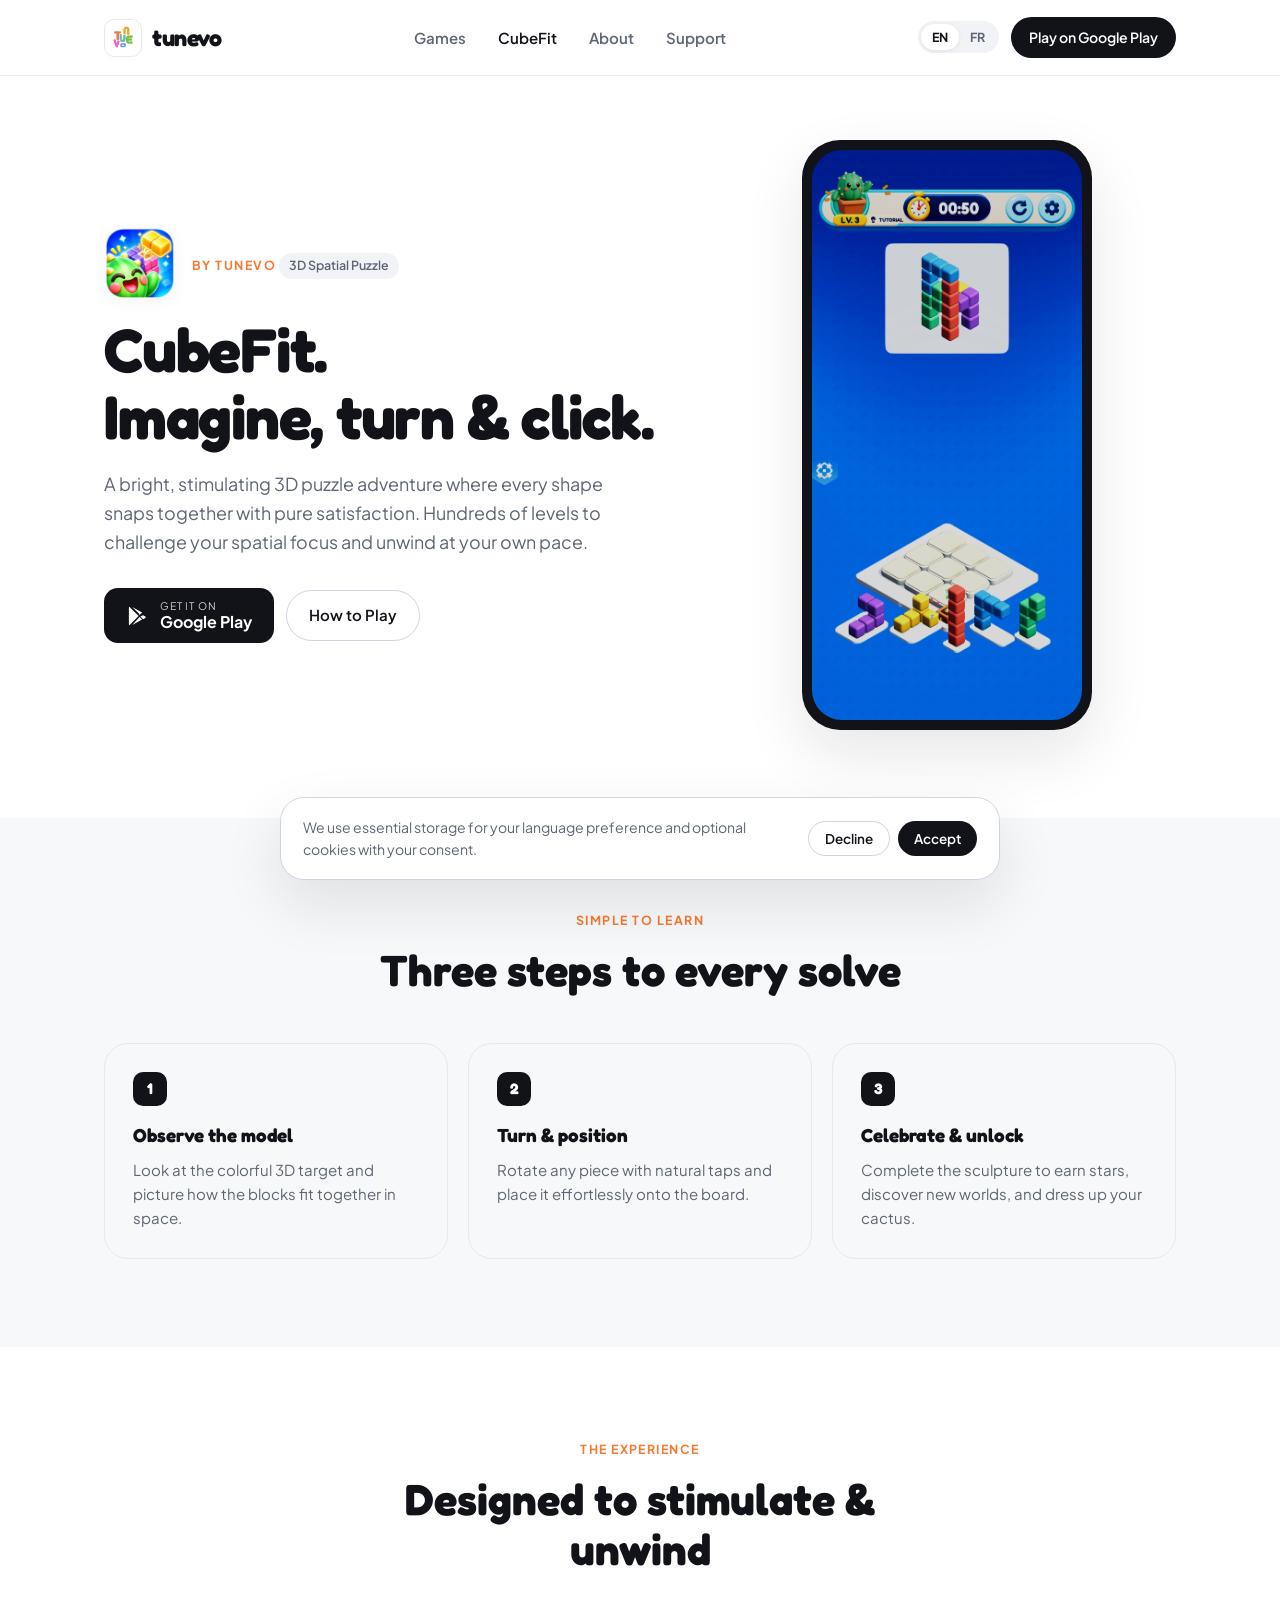
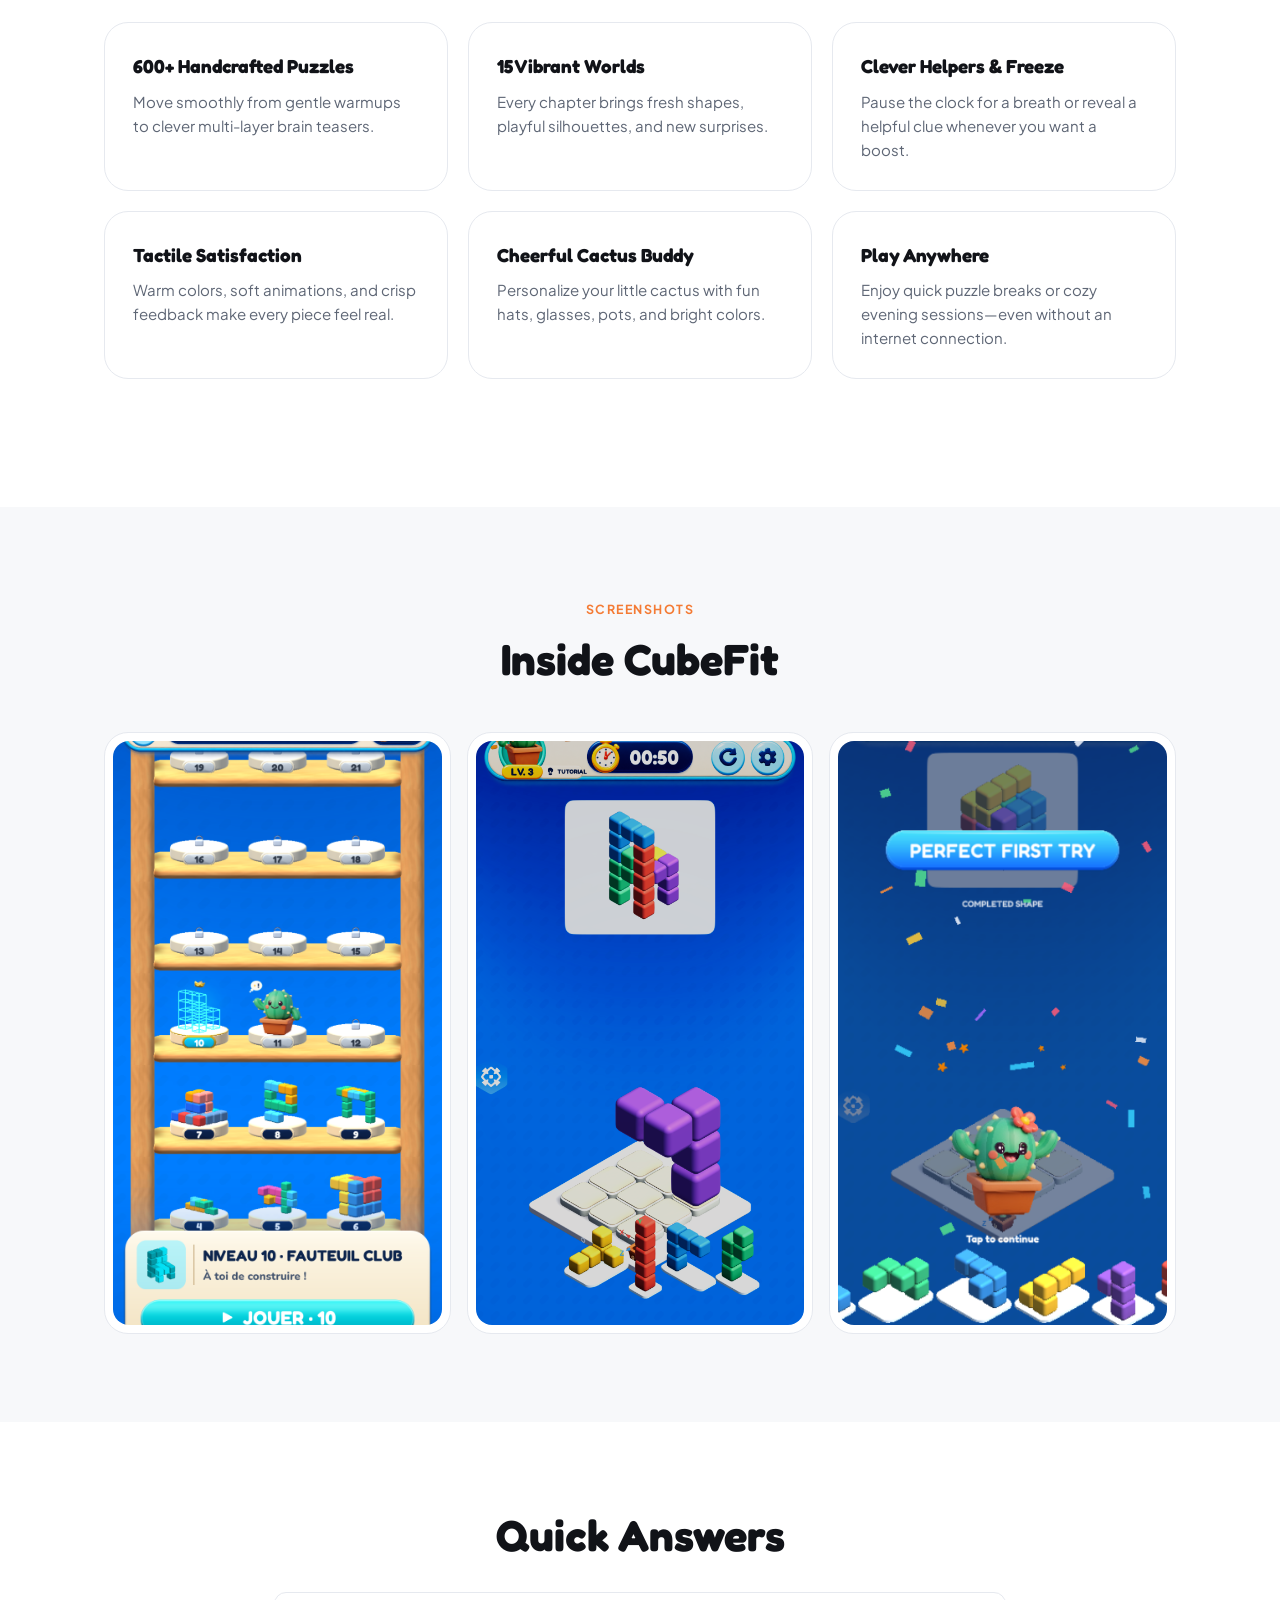
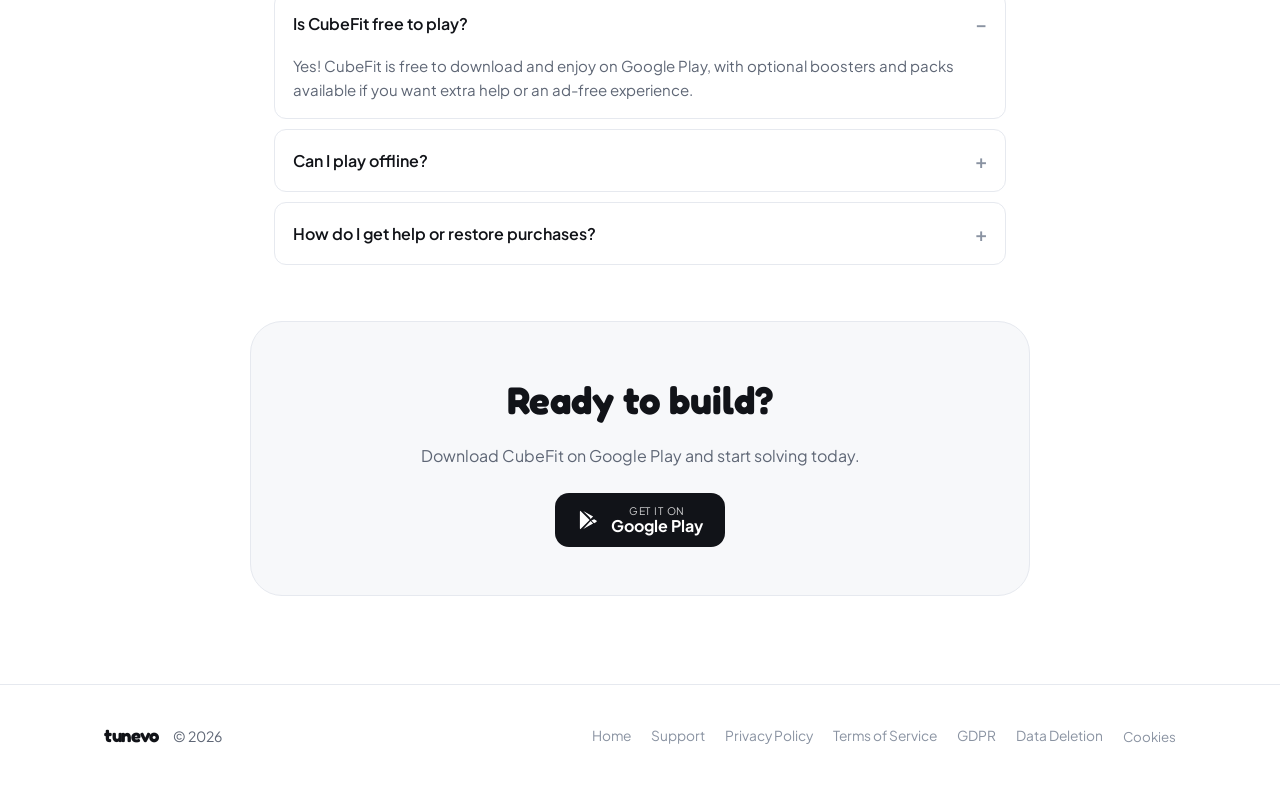
<file: cubefit.html>
<!DOCTYPE html>
<html lang="en" data-lang="en">
<head>
  <meta charset="UTF-8">
  <meta name="viewport" content="width=device-width, initial-scale=1.0">
  <title>CubeFit — tunevo</title>
  <meta name="description" content="Discover CubeFit by tunevo — Stimulating 3D shape-building puzzles designed to challenge and relax your mind on Google Play.">
  <link rel="canonical" href="https://tunevo.si/cubefit/">
  <link rel="icon" type="image/png" href="assets/images/favicon.png">
  <meta property="og:title" content="CubeFit — tunevo">
  <meta property="og:description" content="Observe the shape, twist the blocks, and solve hundreds of colorful 3D puzzles on Google Play.">
  <meta property="og:image" content="https://tunevo.si/assets/images/cubefit-phone-gameplay.png">
  <link rel="stylesheet" href="assets/css/styles.css">
</head>
<body>
  <header class="site-header">
    <div class="container nav-inner">
      <a href="index.html" class="brand-link" aria-label="tunevo">
        <span class="brand-logo-wrap"><img src="assets/images/tunevo-logo.png" alt="tunevo logo"></span>
        <span class="brand-wordmark">tunevo</span>
      </a>
      <nav aria-label="Primary Navigation">
        <ul class="nav-links">
          <li><a href="index.html" data-i18n-en="Games" data-i18n-fr="Jeux">Games</a></li>
          <li><a href="cubefit.html" class="active">CubeFit</a></li>
          <li><a href="index.html#about" data-i18n-en="About" data-i18n-fr="À propos">About</a></li>
          <li><a href="support.html" data-i18n-en="Support" data-i18n-fr="Support">Support</a></li>
        </ul>
      </nav>
      <div class="nav-actions">
        <div class="lang-switch" role="group" aria-label="Language switch">
          <button type="button" class="lang-btn active" data-set-lang="en">EN</button>
          <button type="button" class="lang-btn" data-set-lang="fr">FR</button>
        </div>
        <a href="https://play.google.com/store/apps/details?id=com.tunevo.cubefit" target="_blank" rel="noopener noreferrer" class="btn btn-primary nav-cta" data-i18n-en="Play on Google Play" data-i18n-fr="Sur Google Play">Play on Google Play</a>
        <button type="button" class="mobile-menu-btn" id="mobileMenuBtn" aria-label="Menu" aria-expanded="false">
          <svg width="22" height="22" viewBox="0 0 24 24" fill="none" stroke="currentColor" stroke-width="2.2" stroke-linecap="round"><path d="M4 7h16M4 12h16M4 17h16"/></svg>
        </button>
      </div>
    </div>
  </header>

  <div class="mobile-drawer" id="mobileDrawer">
    <ul>
      <li><a href="index.html" data-i18n-en="Games" data-i18n-fr="Jeux">Games</a></li>
      <li><a href="cubefit.html">CubeFit</a></li>
      <li><a href="index.html#about" data-i18n-en="About" data-i18n-fr="À propos">About</a></li>
      <li><a href="support.html" data-i18n-en="Support" data-i18n-fr="Support">Support</a></li>
    </ul>
  </div>

  <main>
    <!-- Hero Showcase -->
    <section class="hero-section">
      <div class="container hero-layout">
        <div>
          <div class="cubefit-app-row" style="margin-bottom: 18px;">
            <img src="assets/images/cubefit-icon.png" alt="CubeFit Icon" class="cubefit-icon">
            <div>
              <span class="eyebrow" style="margin-bottom: 4px;" data-i18n-en="BY TUNEVO" data-i18n-fr="PAR TUNEVO">BY TUNEVO</span>
              <span class="cubefit-tag" data-i18n-en="3D Spatial Puzzle" data-i18n-fr="Puzzle Spatial 3D">3D Spatial Puzzle</span>
            </div>
          </div>

          <h1 class="hero-title" data-lang-block="en">
            CubeFit.<br>Imagine, turn &amp; click.
          </h1>
          <h1 class="hero-title" data-lang-block="fr">
            CubeFit.<br>Observez, tournez, assemblez.
          </h1>

          <p class="hero-subtitle" data-i18n-en="A bright, stimulating 3D puzzle adventure where every shape snaps together with pure satisfaction. Hundreds of levels to challenge your spatial focus and unwind at your own pace." data-i18n-fr="Une aventure puzzle 3D lumineuse et stimulante où chaque pièce s'emboîte avec un vrai sentiment de satisfaction. Des centaines de niveaux pour éveiller votre sens de l'espace et vous détendre à votre rythme.">
            A bright, stimulating 3D puzzle adventure where every shape snaps together with pure satisfaction. Hundreds of levels to challenge your spatial focus and unwind at your own pace.
          </p>

          <div class="store-buttons">
            <a href="https://play.google.com/store/apps/details?id=com.tunevo.cubefit" target="_blank" rel="noopener noreferrer" class="store-badge" aria-label="Get CubeFit on Google Play">
              <svg viewBox="0 0 24 24" fill="currentColor" aria-hidden="true"><path d="M3.61 1.814L13.793 12 3.61 22.186a1.75 1.75 0 0 1-.46-1.2V3.014c0-.463.173-.89.46-1.2zm11.244 11.245l2.707 2.707-10.74 6.137 8.033-8.844zm3.82-1.915l2.373 1.356c.62.354.62 1.246 0 1.6l-2.373 1.356-2.963-2.963 2.963-1.349zm-4.881-2.203L6.821 2.097l10.74 6.137-2.707 2.707z"/></svg>
              <span class="store-badge-text">
                <small data-i18n-en="GET IT ON" data-i18n-fr="DISPONIBLE SUR">GET IT ON</small>
                <strong>Google Play</strong>
              </span>
            </a>
            <a href="#how-to-play" class="btn btn-outline" data-i18n-en="How to Play" data-i18n-fr="Comment jouer">How to Play</a>
          </div>
        </div>

        <div class="hero-visual">
          <div class="phone-showcase">
            <img src="assets/images/cubefit-phone-gameplay.png" alt="CubeFit Gameplay">
          </div>
        </div>
      </div>
    </section>

    <!-- How to Play (3 Simple Steps) -->
    <section class="section-surface" id="how-to-play">
      <div class="container">
        <div class="section-header">
          <span class="eyebrow" data-i18n-en="SIMPLE TO LEARN" data-i18n-fr="SIMPLE À PRENDRE EN MAIN">SIMPLE TO LEARN</span>
          <h2 class="section-title" data-i18n-en="Three steps to every solve" data-i18n-fr="Trois gestes pour chaque création">Three steps to every solve</h2>
        </div>

        <div class="steps-grid">
          <div class="step-card">
            <span class="step-num">1</span>
            <h3 data-i18n-en="Observe the model" data-i18n-fr="Observez le modèle">Observe the model</h3>
            <p data-i18n-en="Look at the colorful 3D target and picture how the blocks fit together in space." data-i18n-fr="Regardez la forme 3D cible et imaginez comment les blocs colorés s'organisent dans l'espace.">
              Look at the colorful 3D target and picture how the blocks fit together in space.
            </p>
          </div>
          <div class="step-card">
            <span class="step-num">2</span>
            <h3 data-i18n-en="Turn &amp; position" data-i18n-fr="Tournez &amp; posez">Turn &amp; position</h3>
            <p data-i18n-en="Rotate any piece with natural taps and place it effortlessly onto the board." data-i18n-fr="Orientez chaque pièce d'un geste intuitif et placez-la facilement sur le plateau.">
              Rotate any piece with natural taps and place it effortlessly onto the board.
            </p>
          </div>
          <div class="step-card">
            <span class="step-num">3</span>
            <h3 data-i18n-en="Celebrate &amp; unlock" data-i18n-fr="Validez &amp; débloquez">Celebrate &amp; unlock</h3>
            <p data-i18n-en="Complete the sculpture to earn stars, discover new worlds, and dress up your cactus." data-i18n-fr="Complétez la sculpture pour gagner des étoiles, explorer de nouveaux mondes et habiller votre cactus.">
              Complete the sculpture to earn stars, discover new worlds, and dress up your cactus.
            </p>
          </div>
        </div>
      </div>
    </section>

    <!-- Experience Highlights -->
    <section class="section-white" id="experience">
      <div class="container">
        <div class="section-header">
          <span class="eyebrow" data-i18n-en="THE EXPERIENCE" data-i18n-fr="L'EXPÉRIENCE">THE EXPERIENCE</span>
          <h2 class="section-title" data-i18n-en="Designed to stimulate &amp; unwind" data-i18n-fr="Pensé pour stimuler l'esprit en douceur">Designed to stimulate &amp; unwind</h2>
        </div>

        <div class="experience-grid">
          <div class="exp-card">
            <h4 data-i18n-en="600+ Handcrafted Puzzles" data-i18n-fr="600+ Puzzles Uniques">600+ Handcrafted Puzzles</h4>
            <p data-i18n-en="Move smoothly from gentle warmups to clever multi-layer brain teasers." data-i18n-fr="Passez progressivement d'assemblages accessibles à de véritables défis spatiaux.">
              Move smoothly from gentle warmups to clever multi-layer brain teasers.
            </p>
          </div>

          <div class="exp-card">
            <h4 data-i18n-en="15 Vibrant Worlds" data-i18n-fr="15 Mondes Colorés">15 Vibrant Worlds</h4>
            <p data-i18n-en="Every chapter brings fresh shapes, playful silhouettes, and new surprises." data-i18n-fr="Chaque chapitre introduit de nouvelles silhouettes et des défis renouvelés.">
              Every chapter brings fresh shapes, playful silhouettes, and new surprises.
            </p>
          </div>

          <div class="exp-card">
            <h4 data-i18n-en="Clever Helpers &amp; Freeze" data-i18n-fr="Aides &amp; Gel du Temps">Clever Helpers &amp; Freeze</h4>
            <p data-i18n-en="Pause the clock for a breath or reveal a helpful clue whenever you want a boost." data-i18n-fr="Mettez le chrono en pause quelques secondes ou affichez un indice à tout moment.">
              Pause the clock for a breath or reveal a helpful clue whenever you want a boost.
            </p>
          </div>

          <div class="exp-card">
            <h4 data-i18n-en="Tactile Satisfaction" data-i18n-fr="Sensations Tactiles">Tactile Satisfaction</h4>
            <p data-i18n-en="Warm colors, soft animations, and crisp feedback make every piece feel real." data-i18n-fr="Des couleurs chaleureuses et un retour subtil rendent chaque placement gratifiant.">
              Warm colors, soft animations, and crisp feedback make every piece feel real.
            </p>
          </div>

          <div class="exp-card">
            <h4 data-i18n-en="Cheerful Cactus Buddy" data-i18n-fr="Votre Compagnon Cactus">Cheerful Cactus Buddy</h4>
            <p data-i18n-en="Personalize your little cactus with fun hats, glasses, pots, and bright colors." data-i18n-fr="Personnalisez votre petit cactus avec chapeaux, lunettes, pots et couleurs joyeuses.">
              Personalize your little cactus with fun hats, glasses, pots, and bright colors.
            </p>
          </div>

          <div class="exp-card">
            <h4 data-i18n-en="Play Anywhere" data-i18n-fr="Jouez Partout">Play Anywhere</h4>
            <p data-i18n-en="Enjoy quick puzzle breaks or cozy evening sessions—even without an internet connection." data-i18n-fr="Profitez d'une pause rapide ou d'une longue session détente, même hors connexion.">
              Enjoy quick puzzle breaks or cozy evening sessions—even without an internet connection.
            </p>
          </div>
        </div>
      </div>
    </section>

    <!-- Visual Gallery -->
    <section class="section-surface" id="gallery">
      <div class="container">
        <div class="section-header">
          <span class="eyebrow" data-i18n-en="SCREENSHOTS" data-i18n-fr="APERÇU DU JEU">SCREENSHOTS</span>
          <h2 class="section-title" data-i18n-en="Inside CubeFit" data-i18n-fr="Dans l'univers CubeFit">Inside CubeFit</h2>
        </div>

        <div class="gallery-grid cols-3">
          <div class="gallery-card" data-lightbox-src="assets/images/cubefit-screen-worldmap.png" data-lightbox-alt="CubeFit World Map">
            <img src="assets/images/cubefit-screen-worldmap.png" alt="CubeFit World Map" loading="lazy">
          </div>
          <div class="gallery-card" data-lightbox-src="assets/images/cubefit-screen-rotation.png" data-lightbox-alt="CubeFit 3D Board and Rotation">
            <img src="assets/images/cubefit-screen-rotation.png" alt="CubeFit 3D Board and Rotation" loading="lazy">
          </div>
          <div class="gallery-card" data-lightbox-src="assets/images/cubefit-screen-victory.png" data-lightbox-alt="CubeFit Level Complete">
            <img src="assets/images/cubefit-screen-victory.png" alt="CubeFit Level Complete" loading="lazy">
          </div>
        </div>
      </div>
    </section>

    <!-- Player FAQ + Play CTA -->
    <section class="section-white">
      <div class="container" style="max-width: 780px; margin-bottom: 56px;">
        <div class="section-header" style="margin-bottom: 32px;">
          <h2 class="section-title" data-i18n-en="Quick Answers" data-i18n-fr="Questions fréquentes">Quick Answers</h2>
        </div>

        <div data-lang-block="en">
          <details class="faq-item" open>
            <summary>Is CubeFit free to play?</summary>
            <div class="faq-body">Yes! CubeFit is free to download and enjoy on Google Play, with optional boosters and packs available if you want extra help or an ad-free experience.</div>
          </details>
          <details class="faq-item">
            <summary>Can I play offline?</summary>
            <div class="faq-body">Yes, you can play through puzzles anytime without an internet connection. Your progress stays saved on your device.</div>
          </details>
          <details class="faq-item">
            <summary>How do I get help or restore purchases?</summary>
            <div class="faq-body">Open Settings inside the game to restore Google Play purchases, adjust audio or handedness, or visit our <a href="support.html" class="inline-link">Support page</a>.</div>
          </details>
        </div>

        <div data-lang-block="fr">
          <details class="faq-item" open>
            <summary>CubeFit est-il gratuit ?</summary>
            <div class="faq-body">Oui ! CubeFit est téléchargeable gratuitement sur Google Play, avec des aides et packs optionnels si vous souhaitez aller plus vite ou retirer les publicités.</div>
          </details>
          <details class="faq-item">
            <summary>Puis-je jouer hors connexion ?</summary>
            <div class="faq-body">Oui, vous pouvez résoudre des puzzles à tout moment sans connexion internet. Votre progression reste sauvegardée sur votre appareil.</div>
          </details>
          <details class="faq-item">
            <summary>Comment obtenir de l'aide ou restaurer un achat ?</summary>
            <div class="faq-body">Ouvrez les Paramètres du jeu pour restaurer vos achats Google Play, régler le son ou le mode gaucher, ou consultez notre <a href="support.html" class="inline-link">page Support</a>.</div>
          </details>
        </div>
      </div>

      <div class="container">
        <div class="cta-card">
          <h2 data-i18n-en="Ready to build?" data-i18n-fr="Prêt à relever le défi ?">Ready to build?</h2>
          <p data-i18n-en="Download CubeFit on Google Play and start solving today." data-i18n-fr="Téléchargez CubeFit sur Google Play et commencez l'aventure dès aujourd'hui.">
            Download CubeFit on Google Play and start solving today.
          </p>
          <a href="https://play.google.com/store/apps/details?id=com.tunevo.cubefit" target="_blank" rel="noopener noreferrer" class="store-badge" aria-label="Get CubeFit on Google Play">
            <svg viewBox="0 0 24 24" fill="currentColor" aria-hidden="true"><path d="M3.61 1.814L13.793 12 3.61 22.186a1.75 1.75 0 0 1-.46-1.2V3.014c0-.463.173-.89.46-1.2zm11.244 11.245l2.707 2.707-10.74 6.137 8.033-8.844zm3.82-1.915l2.373 1.356c.62.354.62 1.246 0 1.6l-2.373 1.356-2.963-2.963 2.963-1.349zm-4.881-2.203L6.821 2.097l10.74 6.137-2.707 2.707z"/></svg>
            <span class="store-badge-text">
              <small data-i18n-en="GET IT ON" data-i18n-fr="DISPONIBLE SUR">GET IT ON</small>
              <strong>Google Play</strong>
            </span>
          </a>
        </div>
      </div>
    </section>
  </main>

  <footer class="site-footer">
    <div class="container footer-minimal">
      <div class="footer-left">
        <span class="brand-link" style="font-size:1.15rem;">tunevo</span>
        <span>&copy; 2026</span>
      </div>
      <div class="footer-legal-links">
        <a href="index.html" data-i18n-en="Home" data-i18n-fr="Accueil">Home</a>
        <a href="support.html" data-i18n-en="Support" data-i18n-fr="Support">Support</a>
        <a href="privacy.html" data-i18n-en="Privacy Policy" data-i18n-fr="Politique de confidentialité">Privacy Policy</a>
        <a href="terms.html" data-i18n-en="Terms of Service" data-i18n-fr="Conditions d'utilisation">Terms of Service</a>
        <a href="gdpr.html" data-i18n-en="GDPR" data-i18n-fr="RGPD">GDPR</a>
        <a href="data-deletion.html" data-i18n-en="Data Deletion" data-i18n-fr="Suppression des données">Data Deletion</a>
        <button type="button" data-open-cookie-banner data-i18n-en="Cookies" data-i18n-fr="Cookies">Cookies</button>
      </div>
    </div>
  </footer>

  <div class="lightbox" id="imageLightbox" aria-hidden="true" role="dialog" aria-label="Preview">
    <button type="button" class="lightbox-close" aria-label="Close">&times;</button>
    <img src="assets/images/cubefit-phone-gameplay.png" alt="CubeFit Preview">
  </div>

  <div class="cookie-banner" id="cookieBanner" role="region" aria-label="Cookie Consent">
    <p data-i18n-en="We use essential storage for your language preference and optional cookies with your consent." data-i18n-fr="Nous utilisons un stockage minimal pour votre langue et des cookies optionnels avec votre accord.">We use essential storage for your language preference and optional cookies with your consent.</p>
    <div class="cookie-actions">
      <button type="button" class="btn btn-outline" data-cookie-action="reject-optional" data-i18n-en="Decline" data-i18n-fr="Refuser">Decline</button>
      <button type="button" class="btn btn-primary" data-cookie-action="accept-all" data-i18n-en="Accept" data-i18n-fr="Accepter">Accept</button>
    </div>
  </div>

  <script src="assets/js/main.js"></script>
</body>
</html>
</file>
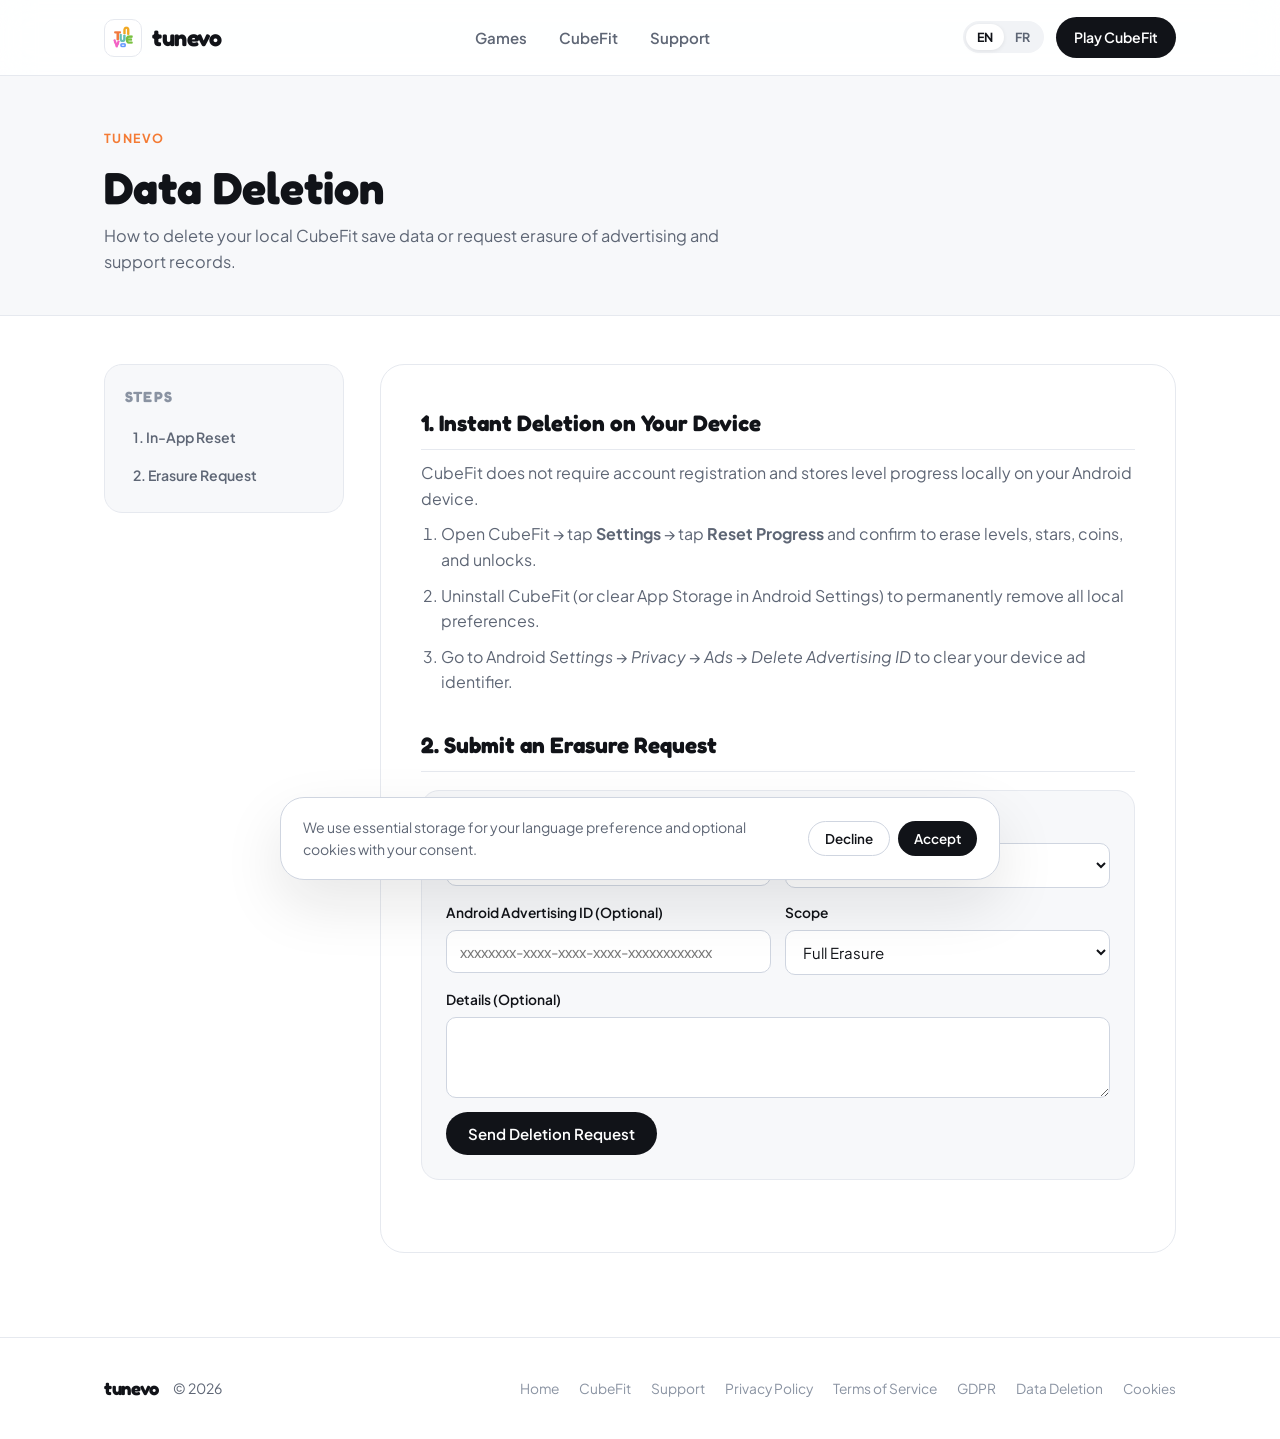
<file: data-deletion.html>
<!DOCTYPE html>
<html lang="en" data-lang="en">
<head>
  <meta charset="UTF-8">
  <meta name="viewport" content="width=device-width, initial-scale=1.0">
  <title>Data Deletion — tunevo</title>
  <meta name="description" content="Data deletion instructions and request portal for CubeFit on Google Play by tunevo.">
  <link rel="canonical" href="https://tunevo.si/data-deletion/">
  <link rel="icon" type="image/png" href="assets/images/favicon.png">
  <link rel="stylesheet" href="assets/css/styles.css">
</head>
<body>
  <header class="site-header">
    <div class="container nav-inner">
      <a href="index.html" class="brand-link" aria-label="tunevo">
        <span class="brand-logo-wrap"><img src="assets/images/tunevo-logo.png" alt="tunevo logo"></span>
        <span class="brand-wordmark">tunevo</span>
      </a>
      <nav aria-label="Primary Navigation">
        <ul class="nav-links">
          <li><a href="index.html" data-i18n-en="Games" data-i18n-fr="Jeux">Games</a></li>
          <li><a href="cubefit.html">CubeFit</a></li>
          <li><a href="support.html" data-i18n-en="Support" data-i18n-fr="Support">Support</a></li>
        </ul>
      </nav>
      <div class="nav-actions">
        <div class="lang-switch" role="group" aria-label="Language switch">
          <button type="button" class="lang-btn active" data-set-lang="en">EN</button>
          <button type="button" class="lang-btn" data-set-lang="fr">FR</button>
        </div>
        <a href="https://play.google.com/store/apps/details?id=com.tunevo.cubefit" target="_blank" rel="noopener noreferrer" class="btn btn-primary nav-cta" data-i18n-en="Play CubeFit" data-i18n-fr="Jouer à CubeFit">Play CubeFit</a>
        <button type="button" class="mobile-menu-btn" id="mobileMenuBtn" aria-label="Menu" aria-expanded="false">
          <svg width="22" height="22" viewBox="0 0 24 24" fill="none" stroke="currentColor" stroke-width="2.2" stroke-linecap="round"><path d="M4 7h16M4 12h16M4 17h16"/></svg>
        </button>
      </div>
    </div>
  </header>

  <div class="mobile-drawer" id="mobileDrawer">
    <ul>
      <li><a href="index.html" data-i18n-en="Games" data-i18n-fr="Jeux">Games</a></li>
      <li><a href="cubefit.html">CubeFit</a></li>
      <li><a href="support.html" data-i18n-en="Support" data-i18n-fr="Support">Support</a></li>
    </ul>
  </div>

  <section class="page-hero">
    <div class="container">
      <span class="eyebrow">tunevo</span>
      <h1 data-i18n-en="Data Deletion" data-i18n-fr="Suppression des Données">Data Deletion</h1>
      <p data-i18n-en="How to delete your local CubeFit save data or request erasure of advertising and support records." data-i18n-fr="Comment supprimer votre sauvegarde locale CubeFit ou demander l'effacement de vos données.">
        How to delete your local CubeFit save data or request erasure of advertising and support records.
      </p>
    </div>
  </section>

  <main class="legal-shell">
    <div class="container legal-grid">
      <aside class="legal-toc" aria-label="Table of Contents">
        <h2 data-i18n-en="Steps" data-i18n-fr="Étapes">Steps</h2>
        <ul>
          <li><a href="#self-service" data-i18n-en="1. In-App Reset" data-i18n-fr="1. Suppression en jeu">1. In-App Reset</a></li>
          <li><a href="#request-form" data-i18n-en="2. Erasure Request" data-i18n-fr="2. Demande formelle">2. Erasure Request</a></li>
        </ul>
      </aside>

      <article class="legal-document">
        <div data-lang-block="en">
          <section id="self-service">
            <h2>1. Instant Deletion on Your Device</h2>
            <p>CubeFit does not require account registration and stores level progress locally on your Android device.</p>
            <ol>
              <li>Open CubeFit &rarr; tap <strong>Settings</strong> &rarr; tap <strong>Reset Progress</strong> and confirm to erase levels, stars, coins, and unlocks.</li>
              <li>Uninstall CubeFit (or clear App Storage in Android Settings) to permanently remove all local preferences.</li>
              <li>Go to Android <em>Settings &rarr; Privacy &rarr; Ads &rarr; Delete Advertising ID</em> to clear your device ad identifier.</li>
            </ol>
          </section>
        </div>

        <div data-lang-block="fr">
          <section id="self-service">
            <h2>1. Suppression Immédiate sur Votre Appareil</h2>
            <p>CubeFit fonctionne sans création de compte et enregistre votre progression localement sur votre appareil Android.</p>
            <ol>
              <li>Ouvrez CubeFit &rarr; <strong>Paramètres</strong> &rarr; <strong>Réinitialiser ma progression</strong> puis confirmez pour effacer niveaux, étoiles, pièces et objets.</li>
              <li>Désinstallez CubeFit (ou videz les données de l'application dans les paramètres Android) pour supprimer toutes les préférences locales.</li>
              <li>Dans Android, ouvrez <em>Paramètres &rarr; Confidentialité &rarr; Annonces &rarr; Supprimer l'identifiant publicitaire</em>.</li>
            </ol>
          </section>
        </div>

        <section id="request-form">
          <h2 data-i18n-en="2. Submit an Erasure Request" data-i18n-fr="2. Envoyer une Demande d'Effacement">2. Submit an Erasure Request</h2>
          <form id="deletionForm" class="interactive-card">
            <div class="form-grid">
              <div class="form-field">
                <label for="delEmail" data-i18n-en="Email Address *" data-i18n-fr="Adresse e-mail *">Email Address *</label>
                <input type="email" id="delEmail" required placeholder="player@example.com">
              </div>
              <div class="form-field">
                <label for="delPlatform" data-i18n-en="Platform *" data-i18n-fr="Plateforme *">Platform *</label>
                <select id="delPlatform" required>
                  <option value="Android (Google Play)">Android (Google Play)</option>
                  <option value="Website">Website</option>
                </select>
              </div>
            </div>

            <div class="form-grid">
              <div class="form-field">
                <label for="delAdId" data-i18n-en="Android Advertising ID (Optional)" data-i18n-fr="Identifiant publicitaire Android (Optionnel)">Android Advertising ID (Optional)</label>
                <input type="text" id="delAdId" placeholder="xxxxxxxx-xxxx-xxxx-xxxx-xxxxxxxxxxxx">
              </div>
              <div class="form-field">
                <label for="delScope" data-i18n-en="Scope" data-i18n-fr="Portée">Scope</label>
                <select id="delScope">
                  <option value="Full Erasure">Full Erasure</option>
                  <option value="Advertising Identifiers Only">Advertising Identifiers Only</option>
                  <option value="Support Emails Only">Support Emails Only</option>
                </select>
              </div>
            </div>

            <div class="form-field">
              <label for="delNotes" data-i18n-en="Details (Optional)" data-i18n-fr="Précisions (Optionnel)">Details (Optional)</label>
              <textarea id="delNotes" rows="3"></textarea>
            </div>

            <button type="submit" class="btn btn-primary" data-i18n-en="Send Deletion Request" data-i18n-fr="Envoyer la demande">Send Deletion Request</button>
            <div id="deletionStatus" class="form-status" data-i18n-en="Your request email to tunevo.game@gmail.com has been prepared. Confirmation follows within 30 days." data-i18n-fr="Votre demande vers tunevo.game@gmail.com est prête. Traitement sous 30 jours maximum.">
              Your request email to tunevo.game@gmail.com has been prepared. Confirmation follows within 30 days.
            </div>
          </form>
        </section>
      </article>
    </div>
  </main>

  <footer class="site-footer">
    <div class="container footer-minimal">
      <div class="footer-left">
        <span class="brand-link" style="font-size:1.15rem;">tunevo</span>
        <span>&copy; 2026</span>
      </div>
      <div class="footer-legal-links">
        <a href="index.html" data-i18n-en="Home" data-i18n-fr="Accueil">Home</a>
        <a href="cubefit.html">CubeFit</a>
        <a href="support.html" data-i18n-en="Support" data-i18n-fr="Support">Support</a>
        <a href="privacy.html" data-i18n-en="Privacy Policy" data-i18n-fr="Politique de confidentialité">Privacy Policy</a>
        <a href="terms.html" data-i18n-en="Terms of Service" data-i18n-fr="Conditions d'utilisation">Terms of Service</a>
        <a href="gdpr.html" data-i18n-en="GDPR" data-i18n-fr="RGPD">GDPR</a>
        <a href="data-deletion.html" data-i18n-en="Data Deletion" data-i18n-fr="Suppression des données">Data Deletion</a>
        <button type="button" data-open-cookie-banner data-i18n-en="Cookies" data-i18n-fr="Cookies">Cookies</button>
      </div>
    </div>
  </footer>

  <div class="cookie-banner" id="cookieBanner" role="region" aria-label="Cookie Consent">
    <p data-i18n-en="We use essential storage for your language preference and optional cookies with your consent." data-i18n-fr="Nous utilisons un stockage minimal pour votre langue et des cookies optionnels avec votre accord.">We use essential storage for your language preference and optional cookies with your consent.</p>
    <div class="cookie-actions">
      <button type="button" class="btn btn-outline" data-cookie-action="reject-optional" data-i18n-en="Decline" data-i18n-fr="Refuser">Decline</button>
      <button type="button" class="btn btn-primary" data-cookie-action="accept-all" data-i18n-en="Accept" data-i18n-fr="Accepter">Accept</button>
    </div>
  </div>

  <script src="assets/js/main.js"></script>
</body>
</html>
</file>
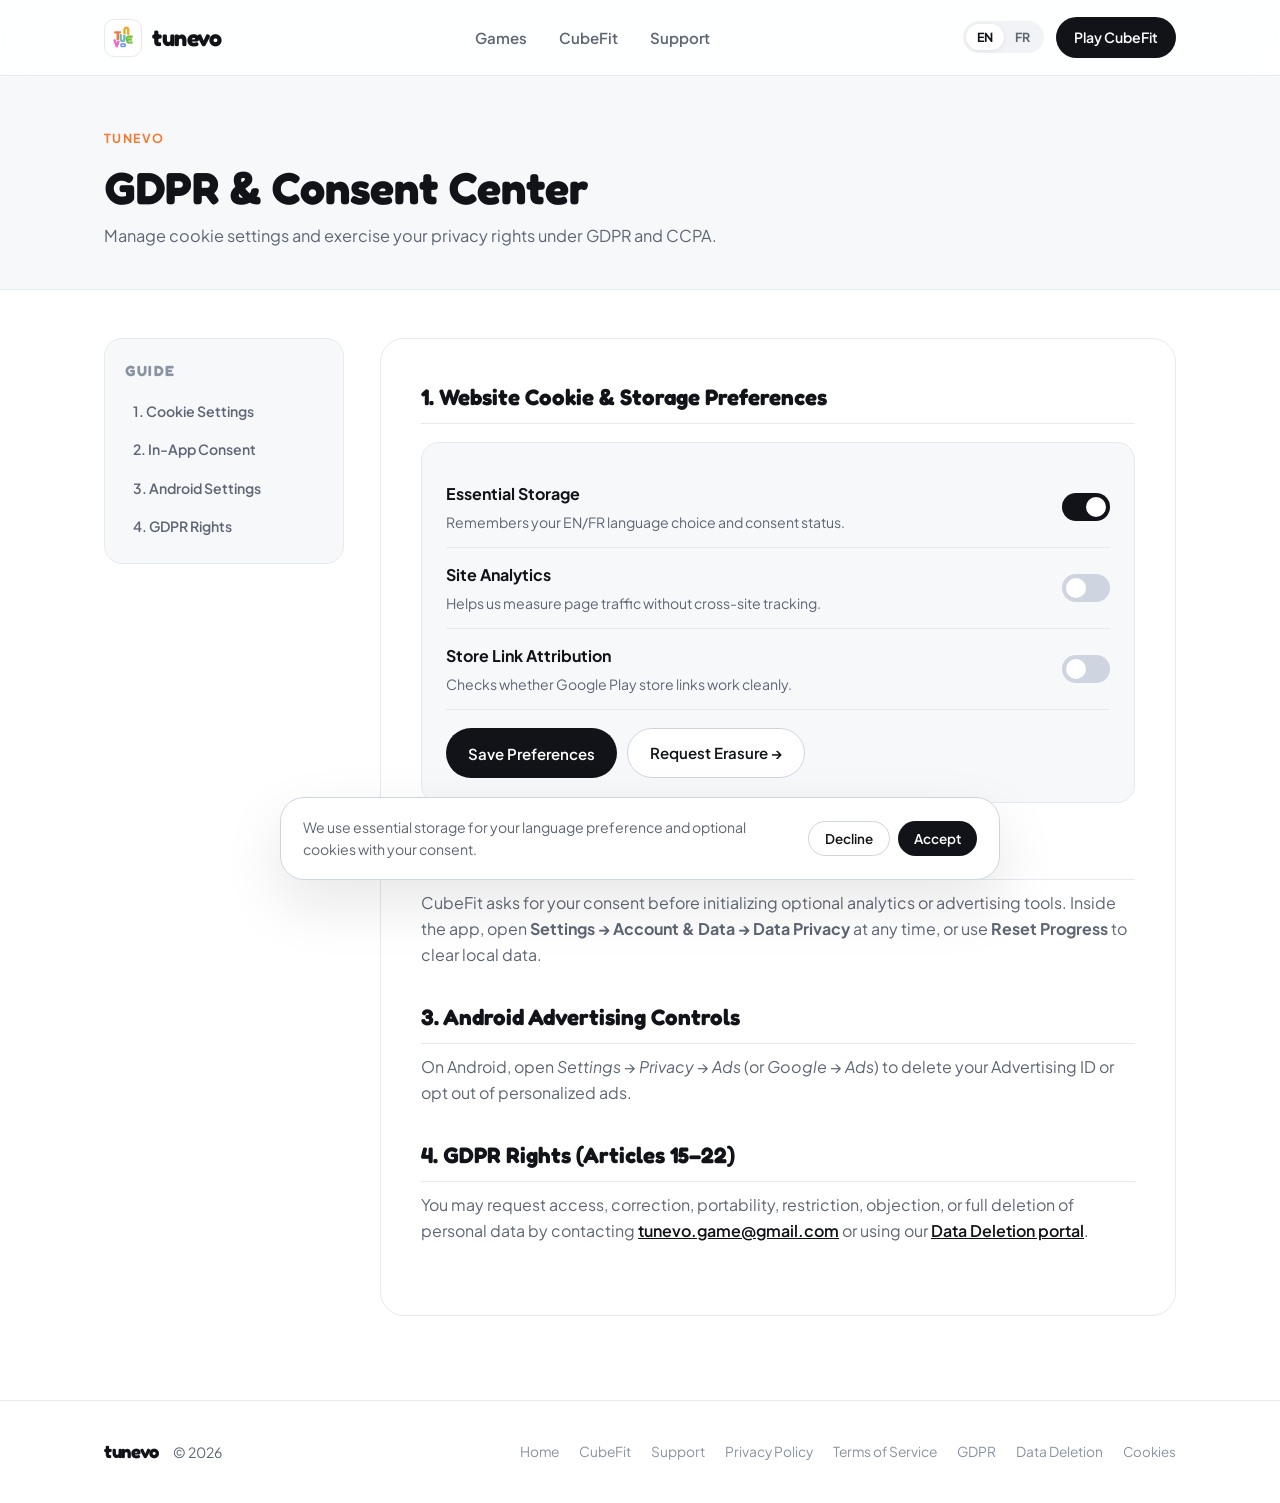
<file: gdpr.html>
<!DOCTYPE html>
<html lang="en" data-lang="en">
<head>
  <meta charset="UTF-8">
  <meta name="viewport" content="width=device-width, initial-scale=1.0">
  <title>GDPR &amp; Consent Center — tunevo</title>
  <meta name="description" content="Manage GDPR preferences, cookie settings, and privacy rights with tunevo.">
  <link rel="canonical" href="https://tunevo.si/gdpr/">
  <link rel="icon" type="image/png" href="assets/images/favicon.png">
  <link rel="stylesheet" href="assets/css/styles.css">
</head>
<body>
  <header class="site-header">
    <div class="container nav-inner">
      <a href="index.html" class="brand-link" aria-label="tunevo">
        <span class="brand-logo-wrap"><img src="assets/images/tunevo-logo.png" alt="tunevo logo"></span>
        <span class="brand-wordmark">tunevo</span>
      </a>
      <nav aria-label="Primary Navigation">
        <ul class="nav-links">
          <li><a href="index.html" data-i18n-en="Games" data-i18n-fr="Jeux">Games</a></li>
          <li><a href="cubefit.html">CubeFit</a></li>
          <li><a href="support.html" data-i18n-en="Support" data-i18n-fr="Support">Support</a></li>
        </ul>
      </nav>
      <div class="nav-actions">
        <div class="lang-switch" role="group" aria-label="Language switch">
          <button type="button" class="lang-btn active" data-set-lang="en">EN</button>
          <button type="button" class="lang-btn" data-set-lang="fr">FR</button>
        </div>
        <a href="https://play.google.com/store/apps/details?id=com.tunevo.cubefit" target="_blank" rel="noopener noreferrer" class="btn btn-primary nav-cta" data-i18n-en="Play CubeFit" data-i18n-fr="Jouer à CubeFit">Play CubeFit</a>
        <button type="button" class="mobile-menu-btn" id="mobileMenuBtn" aria-label="Menu" aria-expanded="false">
          <svg width="22" height="22" viewBox="0 0 24 24" fill="none" stroke="currentColor" stroke-width="2.2" stroke-linecap="round"><path d="M4 7h16M4 12h16M4 17h16"/></svg>
        </button>
      </div>
    </div>
  </header>

  <div class="mobile-drawer" id="mobileDrawer">
    <ul>
      <li><a href="index.html" data-i18n-en="Games" data-i18n-fr="Jeux">Games</a></li>
      <li><a href="cubefit.html">CubeFit</a></li>
      <li><a href="support.html" data-i18n-en="Support" data-i18n-fr="Support">Support</a></li>
    </ul>
  </div>

  <section class="page-hero">
    <div class="container">
      <span class="eyebrow">tunevo</span>
      <h1 data-i18n-en="GDPR &amp; Consent Center" data-i18n-fr="Centre RGPD &amp; Préférences">GDPR &amp; Consent Center</h1>
      <p data-i18n-en="Manage cookie settings and exercise your privacy rights under GDPR and CCPA." data-i18n-fr="Gérez vos préférences cookies et exercez vos droits RGPD en toute simplicité.">
        Manage cookie settings and exercise your privacy rights under GDPR and CCPA.
      </p>
    </div>
  </section>

  <main class="legal-shell">
    <div class="container legal-grid">
      <aside class="legal-toc" aria-label="Table of Contents">
        <h2 data-i18n-en="Guide" data-i18n-fr="Sommaire">Guide</h2>
        <ul>
          <li><a href="#web-cookies" data-i18n-en="1. Cookie Settings" data-i18n-fr="1. Préférences Cookies">1. Cookie Settings</a></li>
          <li><a href="#in-app" data-i18n-en="2. In-App Consent" data-i18n-fr="2. Consentement en jeu">2. In-App Consent</a></li>
          <li><a href="#device-controls" data-i18n-en="3. Android Settings" data-i18n-fr="3. Réglages Android">3. Android Settings</a></li>
          <li><a href="#articles" data-i18n-en="4. GDPR Rights" data-i18n-fr="4. Droits RGPD">4. GDPR Rights</a></li>
        </ul>
      </aside>

      <article class="legal-document">
        <section id="web-cookies">
          <h2 data-i18n-en="1. Website Cookie &amp; Storage Preferences" data-i18n-fr="1. Préférences Cookies du Site">1. Website Cookie &amp; Storage Preferences</h2>
          <div class="interactive-card">
            <div class="toggle-row">
              <div>
                <strong data-i18n-en="Essential Storage" data-i18n-fr="Stockage Essentiel">Essential Storage</strong>
                <p style="margin:4px 0 0; font-size:0.88rem;" data-i18n-en="Remembers your EN/FR language choice and consent status." data-i18n-fr="Mémorise votre choix de langue et votre statut de consentement.">Remembers your EN/FR language choice and consent status.</p>
              </div>
              <label class="switch" aria-label="Essential Storage">
                <input type="checkbox" checked disabled>
                <span class="slider"></span>
              </label>
            </div>

            <div class="toggle-row">
              <div>
                <strong data-i18n-en="Site Analytics" data-i18n-fr="Statistiques de visite">Site Analytics</strong>
                <p style="margin:4px 0 0; font-size:0.88rem;" data-i18n-en="Helps us measure page traffic without cross-site tracking." data-i18n-fr="Mesure d'audience simple sans profilage publicitaire.">Helps us measure page traffic without cross-site tracking.</p>
              </div>
              <label class="switch" aria-label="Analytics Toggle">
                <input type="checkbox" id="gdprAnalyticsToggle">
                <span class="slider"></span>
              </label>
            </div>

            <div class="toggle-row">
              <div>
                <strong data-i18n-en="Store Link Attribution" data-i18n-fr="Mesure des clics Store">Store Link Attribution</strong>
                <p style="margin:4px 0 0; font-size:0.88rem;" data-i18n-en="Checks whether Google Play store links work cleanly." data-i18n-fr="Vérifie le bon fonctionnement des liens vers Google Play.">Checks whether Google Play store links work cleanly.</p>
              </div>
              <label class="switch" aria-label="Marketing Toggle">
                <input type="checkbox" id="gdprMarketingToggle">
                <span class="slider"></span>
              </label>
            </div>

            <div style="margin-top:18px; display:flex; flex-wrap:wrap; gap:10px;">
              <button type="button" id="gdprSaveBtn" class="btn btn-primary" data-i18n-en="Save Preferences" data-i18n-fr="Enregistrer">Save Preferences</button>
              <a href="data-deletion.html" class="btn btn-outline" data-i18n-en="Request Erasure &rarr;" data-i18n-fr="Demander l'effacement &rarr;">Request Erasure &rarr;</a>
            </div>
            <div id="gdprSaveStatus" class="form-status" data-i18n-en="Your preferences have been saved." data-i18n-fr="Vos préférences ont été enregistrées.">Your preferences have been saved.</div>
          </div>
        </section>

        <div data-lang-block="en">
          <section id="in-app">
            <h2>2. In-App CubeFit Consent</h2>
            <p>CubeFit asks for your consent before initializing optional analytics or advertising tools. Inside the app, open <strong>Settings &rarr; Account &amp; Data &rarr; Data Privacy</strong> at any time, or use <strong>Reset Progress</strong> to clear local data.</p>
          </section>

          <section id="device-controls">
            <h2>3. Android Advertising Controls</h2>
            <p>On Android, open <em>Settings &rarr; Privacy &rarr; Ads</em> (or <em>Google &rarr; Ads</em>) to delete your Advertising ID or opt out of personalized ads.</p>
          </section>

          <section id="articles">
            <h2>4. GDPR Rights (Articles 15–22)</h2>
            <p>You may request access, correction, portability, restriction, objection, or full deletion of personal data by contacting <a href="mailto:tunevo.game@gmail.com" class="inline-link">tunevo.game@gmail.com</a> or using our <a href="data-deletion.html" class="inline-link">Data Deletion portal</a>.</p>
          </section>
        </div>

        <div data-lang-block="fr">
          <section id="in-app">
            <h2>2. Consentement dans CubeFit</h2>
            <p>CubeFit demande votre consentement avant d'activer les outils publicitaires ou statistiques optionnels. Dans le jeu, accédez à <strong>Paramètres &rarr; Compte et Données &rarr; Confidentialité</strong> à tout moment, ou utilisez <strong>Réinitialiser ma progression</strong>.</p>
          </section>

          <section id="device-controls">
            <h2>3. Réglages Publicitaires Android</h2>
            <p>Sur Android, rendez-vous dans <em>Paramètres &rarr; Confidentialité &rarr; Annonces</em> (ou <em>Google &rarr; Annonces</em>) pour supprimer votre identifiant publicitaire.</p>
          </section>

          <section id="articles">
            <h2>4. Vos Droits RGPD (Articles 15 à 22)</h2>
            <p>Vous pouvez exercer vos droits d'accès, de rectification, de portabilité, d'opposition ou d'effacement en écrivant à <a href="mailto:tunevo.game@gmail.com" class="inline-link">tunevo.game@gmail.com</a> ou via notre <a href="data-deletion.html" class="inline-link">portail de suppression</a>.</p>
          </section>
        </div>
      </article>
    </div>
  </main>

  <footer class="site-footer">
    <div class="container footer-minimal">
      <div class="footer-left">
        <span class="brand-link" style="font-size:1.15rem;">tunevo</span>
        <span>&copy; 2026</span>
      </div>
      <div class="footer-legal-links">
        <a href="index.html" data-i18n-en="Home" data-i18n-fr="Accueil">Home</a>
        <a href="cubefit.html">CubeFit</a>
        <a href="support.html" data-i18n-en="Support" data-i18n-fr="Support">Support</a>
        <a href="privacy.html" data-i18n-en="Privacy Policy" data-i18n-fr="Politique de confidentialité">Privacy Policy</a>
        <a href="terms.html" data-i18n-en="Terms of Service" data-i18n-fr="Conditions d'utilisation">Terms of Service</a>
        <a href="gdpr.html" data-i18n-en="GDPR" data-i18n-fr="RGPD">GDPR</a>
        <a href="data-deletion.html" data-i18n-en="Data Deletion" data-i18n-fr="Suppression des données">Data Deletion</a>
        <button type="button" data-open-cookie-banner data-i18n-en="Cookies" data-i18n-fr="Cookies">Cookies</button>
      </div>
    </div>
  </footer>

  <div class="cookie-banner" id="cookieBanner" role="region" aria-label="Cookie Consent">
    <p data-i18n-en="We use essential storage for your language preference and optional cookies with your consent." data-i18n-fr="Nous utilisons un stockage minimal pour votre langue et des cookies optionnels avec votre accord.">We use essential storage for your language preference and optional cookies with your consent.</p>
    <div class="cookie-actions">
      <button type="button" class="btn btn-outline" data-cookie-action="reject-optional" data-i18n-en="Decline" data-i18n-fr="Refuser">Decline</button>
      <button type="button" class="btn btn-primary" data-cookie-action="accept-all" data-i18n-en="Accept" data-i18n-fr="Accepter">Accept</button>
    </div>
  </div>

  <script src="assets/js/main.js"></script>
</body>
</html>
</file>
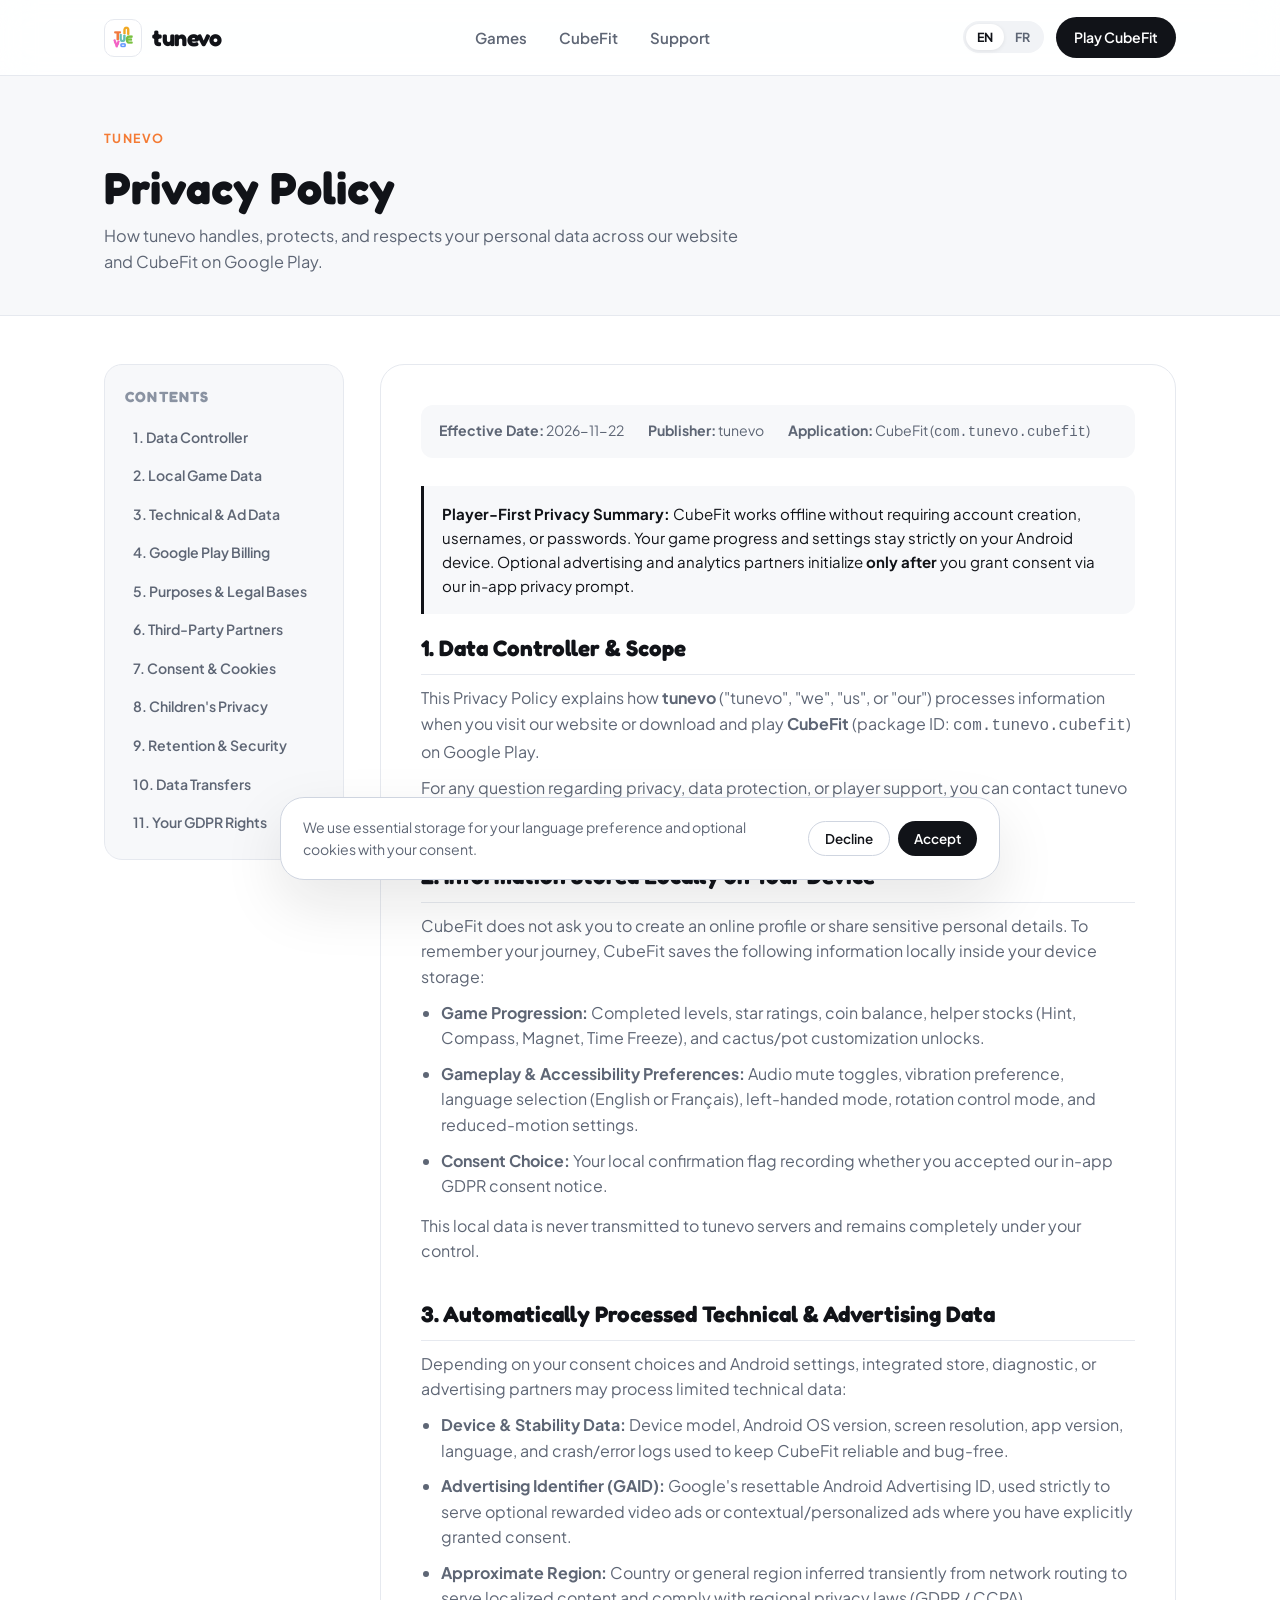
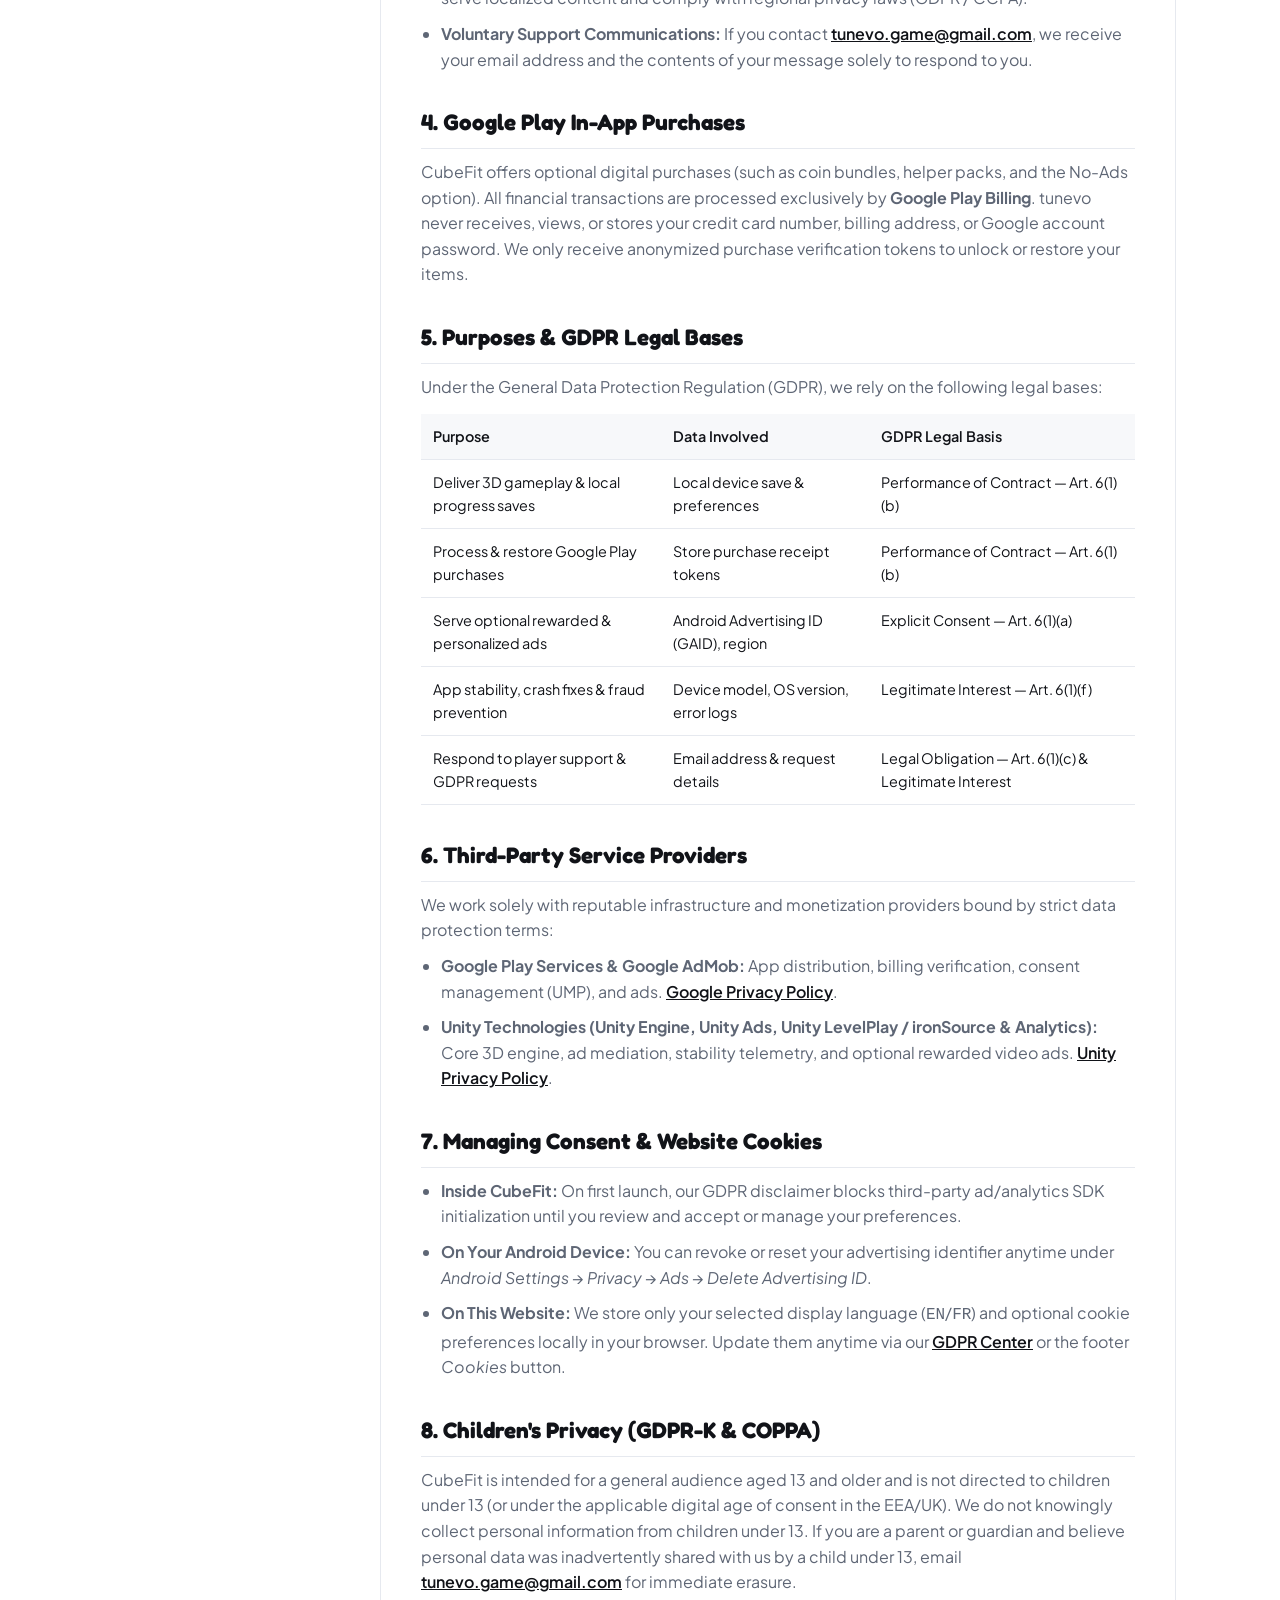
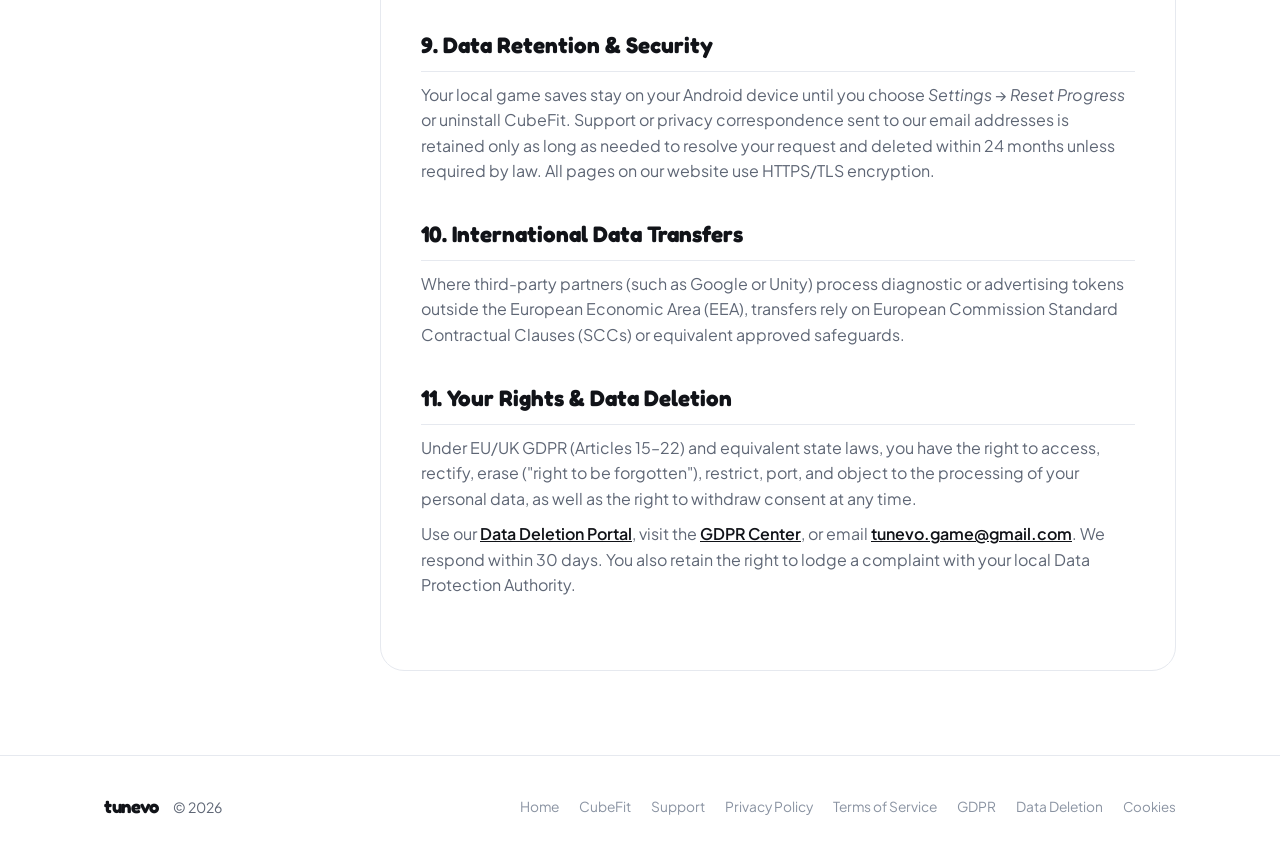
<file: privacy.html>
<!DOCTYPE html>
<html lang="en" data-lang="en">
<head>
  <meta charset="UTF-8">
  <meta name="viewport" content="width=device-width, initial-scale=1.0">
  <title>Privacy Policy — tunevo</title>
  <meta name="description" content="Official Privacy Policy for tunevo and CubeFit on Google Play (GDPR &amp; COPPA compliant).">
  <link rel="canonical" href="https://tunevo.si/privacy/">
  <link rel="icon" type="image/png" href="assets/images/favicon.png">
  <link rel="stylesheet" href="assets/css/styles.css">
</head>
<body>
  <header class="site-header">
    <div class="container nav-inner">
      <a href="index.html" class="brand-link" aria-label="tunevo">
        <span class="brand-logo-wrap"><img src="assets/images/tunevo-logo.png" alt="tunevo logo"></span>
        <span class="brand-wordmark">tunevo</span>
      </a>
      <nav aria-label="Primary Navigation">
        <ul class="nav-links">
          <li><a href="index.html" data-i18n-en="Games" data-i18n-fr="Jeux">Games</a></li>
          <li><a href="cubefit.html">CubeFit</a></li>
          <li><a href="support.html" data-i18n-en="Support" data-i18n-fr="Support">Support</a></li>
        </ul>
      </nav>
      <div class="nav-actions">
        <div class="lang-switch" role="group" aria-label="Language switch">
          <button type="button" class="lang-btn active" data-set-lang="en">EN</button>
          <button type="button" class="lang-btn" data-set-lang="fr">FR</button>
        </div>
        <a href="https://play.google.com/store/apps/details?id=com.tunevo.cubefit" target="_blank" rel="noopener noreferrer" class="btn btn-primary nav-cta" data-i18n-en="Play CubeFit" data-i18n-fr="Jouer à CubeFit">Play CubeFit</a>
        <button type="button" class="mobile-menu-btn" id="mobileMenuBtn" aria-label="Menu" aria-expanded="false">
          <svg width="22" height="22" viewBox="0 0 24 24" fill="none" stroke="currentColor" stroke-width="2.2" stroke-linecap="round"><path d="M4 7h16M4 12h16M4 17h16"/></svg>
        </button>
      </div>
    </div>
  </header>

  <div class="mobile-drawer" id="mobileDrawer">
    <ul>
      <li><a href="index.html" data-i18n-en="Games" data-i18n-fr="Jeux">Games</a></li>
      <li><a href="cubefit.html">CubeFit</a></li>
      <li><a href="support.html" data-i18n-en="Support" data-i18n-fr="Support">Support</a></li>
    </ul>
  </div>

  <section class="page-hero">
    <div class="container">
      <span class="eyebrow">tunevo</span>
      <h1 data-i18n-en="Privacy Policy" data-i18n-fr="Politique de Confidentialité">Privacy Policy</h1>
      <p data-i18n-en="How tunevo handles, protects, and respects your personal data across our website and CubeFit on Google Play." data-i18n-fr="Comment tunevo collecte, utilise, protège et respecte vos données personnelles sur notre site web et dans l'application CubeFit sur Google Play.">
        How tunevo handles, protects, and respects your personal data across our website and CubeFit on Google Play.
      </p>
    </div>
  </section>

  <main class="legal-shell">
    <div class="container legal-grid">
      <aside class="legal-toc" aria-label="Table of Contents">
        <h2 data-i18n-en="Contents" data-i18n-fr="Sommaire">Contents</h2>
        <ul>
          <li><a href="#controller" data-i18n-en="1. Data Controller" data-i18n-fr="1. Responsable de traitement">1. Data Controller</a></li>
          <li><a href="#local-data" data-i18n-en="2. Local Game Data" data-i18n-fr="2. Données locales en jeu">2. Local Game Data</a></li>
          <li><a href="#collected-data" data-i18n-en="3. Technical &amp; Ad Data" data-i18n-fr="3. Données techniques &amp; pub">3. Technical &amp; Ad Data</a></li>
          <li><a href="#iap" data-i18n-en="4. Google Play Billing" data-i18n-fr="4. Achats Google Play">4. Google Play Billing</a></li>
          <li><a href="#legal-bases" data-i18n-en="5. Purposes &amp; Legal Bases" data-i18n-fr="5. Finalités &amp; Bases légales">5. Purposes &amp; Legal Bases</a></li>
          <li><a href="#partners" data-i18n-en="6. Third-Party Partners" data-i18n-fr="6. Partenaires tiers">6. Third-Party Partners</a></li>
          <li><a href="#consent" data-i18n-en="7. Consent &amp; Cookies" data-i18n-fr="7. Consentement &amp; Cookies">7. Consent &amp; Cookies</a></li>
          <li><a href="#children" data-i18n-en="8. Children's Privacy" data-i18n-fr="8. Protection des mineurs">8. Children's Privacy</a></li>
          <li><a href="#retention" data-i18n-en="9. Retention &amp; Security" data-i18n-fr="9. Conservation &amp; Sécurité">9. Retention &amp; Security</a></li>
          <li><a href="#transfers" data-i18n-en="10. Data Transfers" data-i18n-fr="10. Transferts internationaux">10. Data Transfers</a></li>
          <li><a href="#rights" data-i18n-en="11. Your GDPR Rights" data-i18n-fr="11. Vos droits RGPD">11. Your GDPR Rights</a></li>
        </ul>
      </aside>

      <article class="legal-document">
        <div class="legal-meta-bar">
          <span><strong data-i18n-en="Effective Date:" data-i18n-fr="Date d'entrée en vigueur :">Effective Date:</strong> 2026-11-22</span>
          <span><strong data-i18n-en="Publisher:" data-i18n-fr="Éditeur :">Publisher:</strong> tunevo</span>
          <span><strong data-i18n-en="Application:" data-i18n-fr="Application :">Application:</strong> CubeFit (<code>com.tunevo.cubefit</code>)</span>
        </div>

        <!-- ENGLISH VERSION -->
        <div data-lang-block="en">
          <div class="callout-box">
            <strong>Player-First Privacy Summary:</strong> CubeFit works offline without requiring account creation, usernames, or passwords. Your game progress and settings stay strictly on your Android device. Optional advertising and analytics partners initialize <strong>only after</strong> you grant consent via our in-app privacy prompt.
          </div>

          <section id="controller">
            <h2>1. Data Controller &amp; Scope</h2>
            <p>This Privacy Policy explains how <strong>tunevo</strong> ("tunevo", "we", "us", or "our") processes information when you visit our website or download and play <strong>CubeFit</strong> (package ID: <code>com.tunevo.cubefit</code>) on Google Play.</p>
            <p>For any question regarding privacy, data protection, or player support, you can contact tunevo at <a href="mailto:tunevo.game@gmail.com" class="inline-link">tunevo.game@gmail.com</a>.</p>
          </section>

          <section id="local-data">
            <h2>2. Information Stored Locally on Your Device</h2>
            <p>CubeFit does not ask you to create an online profile or share sensitive personal details. To remember your journey, CubeFit saves the following information locally inside your device storage:</p>
            <ul>
              <li><strong>Game Progression:</strong> Completed levels, star ratings, coin balance, helper stocks (Hint, Compass, Magnet, Time Freeze), and cactus/pot customization unlocks.</li>
              <li><strong>Gameplay &amp; Accessibility Preferences:</strong> Audio mute toggles, vibration preference, language selection (English or Français), left-handed mode, rotation control mode, and reduced-motion settings.</li>
              <li><strong>Consent Choice:</strong> Your local confirmation flag recording whether you accepted our in-app GDPR consent notice.</li>
            </ul>
            <p>This local data is never transmitted to tunevo servers and remains completely under your control.</p>
          </section>

          <section id="collected-data">
            <h2>3. Automatically Processed Technical &amp; Advertising Data</h2>
            <p>Depending on your consent choices and Android settings, integrated store, diagnostic, or advertising partners may process limited technical data:</p>
            <ul>
              <li><strong>Device &amp; Stability Data:</strong> Device model, Android OS version, screen resolution, app version, language, and crash/error logs used to keep CubeFit reliable and bug-free.</li>
              <li><strong>Advertising Identifier (GAID):</strong> Google's resettable Android Advertising ID, used strictly to serve optional rewarded video ads or contextual/personalized ads where you have explicitly granted consent.</li>
              <li><strong>Approximate Region:</strong> Country or general region inferred transiently from network routing to serve localized content and comply with regional privacy laws (GDPR / CCPA).</li>
              <li><strong>Voluntary Support Communications:</strong> If you contact <a href="mailto:tunevo.game@gmail.com" class="inline-link">tunevo.game@gmail.com</a>, we receive your email address and the contents of your message solely to respond to you.</li>
            </ul>
          </section>

          <section id="iap">
            <h2>4. Google Play In-App Purchases</h2>
            <p>CubeFit offers optional digital purchases (such as coin bundles, helper packs, and the No-Ads option). All financial transactions are processed exclusively by <strong>Google Play Billing</strong>. tunevo never receives, views, or stores your credit card number, billing address, or Google account password. We only receive anonymized purchase verification tokens to unlock or restore your items.</p>
          </section>

          <section id="legal-bases">
            <h2>5. Purposes &amp; GDPR Legal Bases</h2>
            <p>Under the General Data Protection Regulation (GDPR), we rely on the following legal bases:</p>
            <table class="data-table">
              <thead>
                <tr>
                  <th>Purpose</th>
                  <th>Data Involved</th>
                  <th>GDPR Legal Basis</th>
                </tr>
              </thead>
              <tbody>
                <tr>
                  <td>Deliver 3D gameplay &amp; local progress saves</td>
                  <td>Local device save &amp; preferences</td>
                  <td>Performance of Contract — Art. 6(1)(b)</td>
                </tr>
                <tr>
                  <td>Process &amp; restore Google Play purchases</td>
                  <td>Store purchase receipt tokens</td>
                  <td>Performance of Contract — Art. 6(1)(b)</td>
                </tr>
                <tr>
                  <td>Serve optional rewarded &amp; personalized ads</td>
                  <td>Android Advertising ID (GAID), region</td>
                  <td>Explicit Consent — Art. 6(1)(a)</td>
                </tr>
                <tr>
                  <td>App stability, crash fixes &amp; fraud prevention</td>
                  <td>Device model, OS version, error logs</td>
                  <td>Legitimate Interest — Art. 6(1)(f)</td>
                </tr>
                <tr>
                  <td>Respond to player support &amp; GDPR requests</td>
                  <td>Email address &amp; request details</td>
                  <td>Legal Obligation — Art. 6(1)(c) &amp; Legitimate Interest</td>
                </tr>
              </tbody>
            </table>
          </section>

          <section id="partners">
            <h2>6. Third-Party Service Providers</h2>
            <p>We work solely with reputable infrastructure and monetization providers bound by strict data protection terms:</p>
            <ul>
              <li><strong>Google Play Services &amp; Google AdMob:</strong> App distribution, billing verification, consent management (UMP), and ads. <a href="https://policies.google.com/privacy" target="_blank" rel="noopener noreferrer" class="inline-link">Google Privacy Policy</a>.</li>
              <li><strong>Unity Technologies (Unity Engine, Unity Ads, Unity LevelPlay / ironSource &amp; Analytics):</strong> Core 3D engine, ad mediation, stability telemetry, and optional rewarded video ads. <a href="https://unity.com/legal/privacy-policy" target="_blank" rel="noopener noreferrer" class="inline-link">Unity Privacy Policy</a>.</li>
            </ul>
          </section>

          <section id="consent">
            <h2>7. Managing Consent &amp; Website Cookies</h2>
            <ul>
              <li><strong>Inside CubeFit:</strong> On first launch, our GDPR disclaimer blocks third-party ad/analytics SDK initialization until you review and accept or manage your preferences.</li>
              <li><strong>On Your Android Device:</strong> You can revoke or reset your advertising identifier anytime under <em>Android Settings &rarr; Privacy &rarr; Ads &rarr; Delete Advertising ID</em>.</li>
              <li><strong>On This Website:</strong> We store only your selected display language (<code>EN</code>/<code>FR</code>) and optional cookie preferences locally in your browser. Update them anytime via our <a href="gdpr.html" class="inline-link">GDPR Center</a> or the footer <em>Cookies</em> button.</li>
            </ul>
          </section>

          <section id="children">
            <h2>8. Children's Privacy (GDPR-K &amp; COPPA)</h2>
            <p>CubeFit is intended for a general audience aged 13 and older and is not directed to children under 13 (or under the applicable digital age of consent in the EEA/UK). We do not knowingly collect personal information from children under 13. If you are a parent or guardian and believe personal data was inadvertently shared with us by a child under 13, email <a href="mailto:tunevo.game@gmail.com" class="inline-link">tunevo.game@gmail.com</a> for immediate erasure.</p>
          </section>

          <section id="retention">
            <h2>9. Data Retention &amp; Security</h2>
            <p>Your local game saves stay on your Android device until you choose <em>Settings &rarr; Reset Progress</em> or uninstall CubeFit. Support or privacy correspondence sent to our email addresses is retained only as long as needed to resolve your request and deleted within 24 months unless required by law. All pages on our website use HTTPS/TLS encryption.</p>
          </section>

          <section id="transfers">
            <h2>10. International Data Transfers</h2>
            <p>Where third-party partners (such as Google or Unity) process diagnostic or advertising tokens outside the European Economic Area (EEA), transfers rely on European Commission Standard Contractual Clauses (SCCs) or equivalent approved safeguards.</p>
          </section>

          <section id="rights">
            <h2>11. Your Rights &amp; Data Deletion</h2>
            <p>Under EU/UK GDPR (Articles 15–22) and equivalent state laws, you have the right to access, rectify, erase ("right to be forgotten"), restrict, port, and object to the processing of your personal data, as well as the right to withdraw consent at any time.</p>
            <p>Use our <a href="data-deletion.html" class="inline-link">Data Deletion Portal</a>, visit the <a href="gdpr.html" class="inline-link">GDPR Center</a>, or email <a href="mailto:tunevo.game@gmail.com" class="inline-link">tunevo.game@gmail.com</a>. We respond within 30 days. You also retain the right to lodge a complaint with your local Data Protection Authority.</p>
          </section>
        </div>

        <!-- FRENCH VERSION -->
        <div data-lang-block="fr">
          <div class="callout-box">
            <strong>L'essentiel pour les joueurs :</strong> CubeFit fonctionne hors ligne sans aucune création de compte ni mot de passe. Votre progression et vos réglages restent enregistrés uniquement sur votre appareil Android. Les partenaires d'analyse et de publicité ne s'initialisent <strong>qu'après</strong> votre consentement explicite.
          </div>

          <section id="controller">
            <h2>1. Responsable du Traitement &amp; Champ d'Application</h2>
            <p>La présente Politique de Confidentialité explique comment <strong>tunevo</strong> (« tunevo », « nous ») traite les informations lorsque vous consultez notre site web ou téléchargez et jouez à l'application <strong>CubeFit</strong> (identifiant : <code>com.tunevo.cubefit</code>) disponible sur Google Play.</p>
            <p>Pour toute question liée à vos données personnelles ou au support joueur, vous pouvez contacter tunevo à <a href="mailto:tunevo.game@gmail.com" class="inline-link">tunevo.game@gmail.com</a>.</p>
          </section>

          <section id="local-data">
            <h2>2. Données Stockées Localement sur Votre Appareil</h2>
            <p>CubeFit ne vous demande ni nom, ni inscription, ni mot de passe. Afin de conserver votre avancée entre deux parties, l'application sauvegarde localement sur votre appareil :</p>
            <ul>
              <li><strong>Progression dans le jeu :</strong> niveaux terminés, étoiles gagnées, solde de pièces, stocks d'aides (Indice, Boussole, Aimant, Gel du Temps) et éléments débloqués pour votre cactus.</li>
              <li><strong>Préférences d'accessibilité et de jeu :</strong> réglages de musique et d'effets sonores, vibrations, langue (Français ou English), mode gaucher, mode de rotation et réduction des animations.</li>
              <li><strong>Statut de consentement :</strong> trace locale confirmant votre choix lors de l'affichage de l'écran RGPD.</li>
            </ul>
            <p>Ces données locales ne sont jamais transférées sur des serveurs appartenant à tunevo.</p>
          </section>

          <section id="collected-data">
            <h2>3. Données Techniques, Diagnostics &amp; Publicité</h2>
            <p>Selon vos préférences de consentement et les réglages de votre appareil Android, des informations techniques limitées peuvent être traitées :</p>
            <ul>
              <li><strong>Stabilité et diagnostics :</strong> modèle d'appareil, version d'Android, résolution d'écran, version de l'application et rapports de plantage permettant de corriger les bugs.</li>
              <li><strong>Identifiant publicitaire Android (GAID) :</strong> identifiant réinitialisable utilisé uniquement pour diffuser des publicités vidéo récompensées ou adaptées lorsque vous avez donné votre consentement RGPD.</li>
              <li><strong>Zone géographique approximative :</strong> pays déduit de façon transitoire lors des appels réseau afin d'appliquer les règles locales de confidentialité (RGPD / CCPA).</li>
              <li><strong>Échanges volontaires avec le support :</strong> si vous écrivez à <a href="mailto:tunevo.game@gmail.com" class="inline-link">tunevo.game@gmail.com</a>, votre adresse e-mail et votre message sont utilisés exclusivement pour vous répondre.</li>
            </ul>
          </section>

          <section id="iap">
            <h2>4. Achats Intégrés via Google Play</h2>
            <p>CubeFit propose des achats intégrés optionnels (packs de pièces, aides ou option Sans Pub). Tous les paiements sont traités exclusivement par <strong>Google Play Billing</strong>. tunevo n'a jamais accès à vos numéros de carte bancaire ou coordonnées de facturation ; nous recevons uniquement un jeton de confirmation permettant d'activer ou de restaurer vos achats.</p>
          </section>

          <section id="legal-bases">
            <h2>5. Finalités et Bases Légales (RGPD)</h2>
            <p>Conformément au Règlement Général sur la Protection des Données (RGPD), nos traitements reposent sur les bases légales suivantes :</p>
            <table class="data-table">
              <thead>
                <tr>
                  <th>Finalité</th>
                  <th>Données concernées</th>
                  <th>Base légale RGPD</th>
                </tr>
              </thead>
              <tbody>
                <tr>
                  <td>Fonctionnement du jeu 3D et sauvegarde locale</td>
                  <td>Sauvegarde locale &amp; préférences</td>
                  <td>Exécution du contrat — Art. 6(1)(b)</td>
                </tr>
                <tr>
                  <td>Validation et restauration des achats Google Play</td>
                  <td>Jetons de reçu Google Play</td>
                  <td>Exécution du contrat — Art. 6(1)(b)</td>
                </tr>
                <tr>
                  <td>Publicités récompensées et personnalisées</td>
                  <td>Identifiant publicitaire GAID, pays</td>
                  <td>Consentement explicite — Art. 6(1)(a)</td>
                </tr>
                <tr>
                  <td>Stabilité, correction de plantages &amp; sécurité</td>
                  <td>Modèle d'appareil, version OS, logs</td>
                  <td>Intérêt légitime — Art. 6(1)(f)</td>
                </tr>
                <tr>
                  <td>Réponse aux demandes support et RGPD</td>
                  <td>Adresse e-mail &amp; contenu du message</td>
                  <td>Obligation légale — Art. 6(1)(c) &amp; Intérêt légitime</td>
                </tr>
              </tbody>
            </table>
          </section>

          <section id="partners">
            <h2>6. Partenaires Tiers &amp; Prestataires</h2>
            <p>Nous collaborons uniquement avec des partenaires conformes aux exigences européennes et internationales :</p>
            <ul>
              <li><strong>Google Play Services &amp; Google AdMob :</strong> distribution sur le Play Store, facturation, gestion du consentement (UMP) et publicité. <a href="https://policies.google.com/privacy" target="_blank" rel="noopener noreferrer" class="inline-link">Politique de confidentialité Google</a>.</li>
              <li><strong>Unity Technologies (Unity Engine, Unity Ads, Unity LevelPlay / ironSource &amp; Analytics) :</strong> moteur de jeu 3D, médiation publicitaire, rapports de stabilité et annonces vidéo récompensées. <a href="https://unity.com/legal/privacy-policy" target="_blank" rel="noopener noreferrer" class="inline-link">Politique de confidentialité Unity</a>.</li>
            </ul>
          </section>

          <section id="consent">
            <h2>7. Gestion du Consentement &amp; Cookies</h2>
            <ul>
              <li><strong>Dans CubeFit :</strong> dès le premier lancement, notre fenêtre de consentement bloque l'initialisation des SDK tiers tant que vous n'avez pas exprimé votre choix.</li>
              <li><strong>Sur votre appareil Android :</strong> vous pouvez supprimer ou réinitialiser votre identifiant publicitaire dans <em>Paramètres &rarr; Confidentialité &rarr; Annonces &rarr; Supprimer l'identifiant publicitaire</em>.</li>
              <li><strong>Sur ce site web :</strong> nous mémorisons uniquement votre langue (<code>FR</code>/<code>EN</code>) et vos choix de cookies. Modifiez-les à tout moment via notre <a href="gdpr.html" class="inline-link">Centre RGPD</a> ou le lien <em>Cookies</em> en bas de page.</li>
            </ul>
          </section>

          <section id="children">
            <h2>8. Protection des Enfants et des Mineurs</h2>
            <p>CubeFit s'adresse à un public âgé de 13 ans et plus et n'est pas destiné aux enfants de moins de 13 ans. Conformément au RGPD et au COPPA, nous ne collectons sciemment aucune donnée personnelle auprès d'enfants de moins de 13 ans (ou en dessous de l'âge légal du consentement numérique applicable). Les parents ou tuteurs peuvent demander l'effacement immédiat de toute information en écrivant à <a href="mailto:tunevo.game@gmail.com" class="inline-link">tunevo.game@gmail.com</a>.</p>
          </section>

          <section id="retention">
            <h2>9. Durée de Conservation &amp; Sécurité</h2>
            <p>Vos sauvegardes locales restent sur votre appareil jusqu'à ce que vous utilisiez <em>Paramètres &rarr; Réinitialiser ma progression</em> ou désinstalliez le jeu. Les e-mails adressés au support sont conservés au maximum 24 mois après résolution du ticket. Toutes les pages de ce site sont protégées par chiffrement HTTPS/TLS.</p>
          </section>

          <section id="transfers">
            <h2>10. Transferts Internationaux de Données</h2>
            <p>Lorsque nos partenaires techniques (Google ou Unity) traitent des jetons techniques ou publicitaires en dehors de l'Espace Économique Européen, ces transferts sont encadrés par les Clauses Contractuelles Types (CCT) approuvées par la Commission Européenne.</p>
          </section>

          <section id="rights">
            <h2>11. Vos Droits RGPD &amp; Suppression des Données</h2>
            <p>Conformément aux articles 15 à 22 du RGPD, vous disposez d'un droit d'accès, de rectification, d'effacement (« droit à l'oubli »), de limitation, de portabilité, d'opposition et de retrait de votre consentement à tout moment.</p>
            <p>Utilisez notre <a href="data-deletion.html" class="inline-link">Portail de Suppression des Données</a>, le <a href="gdpr.html" class="inline-link">Centre RGPD</a> ou écrivez à <a href="mailto:tunevo.game@gmail.com" class="inline-link">tunevo.game@gmail.com</a> (réponse sous 30 jours maximum). Vous pouvez également saisir votre autorité de protection des données (ex. CNIL en France).</p>
          </section>
        </div>
      </article>
    </div>
  </main>

  <footer class="site-footer">
    <div class="container footer-minimal">
      <div class="footer-left">
        <span class="brand-link" style="font-size:1.15rem;">tunevo</span>
        <span>&copy; 2026</span>
      </div>
      <div class="footer-legal-links">
        <a href="index.html" data-i18n-en="Home" data-i18n-fr="Accueil">Home</a>
        <a href="cubefit.html">CubeFit</a>
        <a href="support.html" data-i18n-en="Support" data-i18n-fr="Support">Support</a>
        <a href="privacy.html" data-i18n-en="Privacy Policy" data-i18n-fr="Politique de confidentialité">Privacy Policy</a>
        <a href="terms.html" data-i18n-en="Terms of Service" data-i18n-fr="Conditions d'utilisation">Terms of Service</a>
        <a href="gdpr.html" data-i18n-en="GDPR" data-i18n-fr="RGPD">GDPR</a>
        <a href="data-deletion.html" data-i18n-en="Data Deletion" data-i18n-fr="Suppression des données">Data Deletion</a>
        <button type="button" data-open-cookie-banner data-i18n-en="Cookies" data-i18n-fr="Cookies">Cookies</button>
      </div>
    </div>
  </footer>

  <div class="cookie-banner" id="cookieBanner" role="region" aria-label="Cookie Consent">
    <p data-i18n-en="We use essential storage for your language preference and optional cookies with your consent." data-i18n-fr="Nous utilisons un stockage minimal pour votre langue et des cookies optionnels avec votre accord.">We use essential storage for your language preference and optional cookies with your consent.</p>
    <div class="cookie-actions">
      <button type="button" class="btn btn-outline" data-cookie-action="reject-optional" data-i18n-en="Decline" data-i18n-fr="Refuser">Decline</button>
      <button type="button" class="btn btn-primary" data-cookie-action="accept-all" data-i18n-en="Accept" data-i18n-fr="Accepter">Accept</button>
    </div>
  </div>

  <script src="assets/js/main.js"></script>
</body>
</html>
</file>
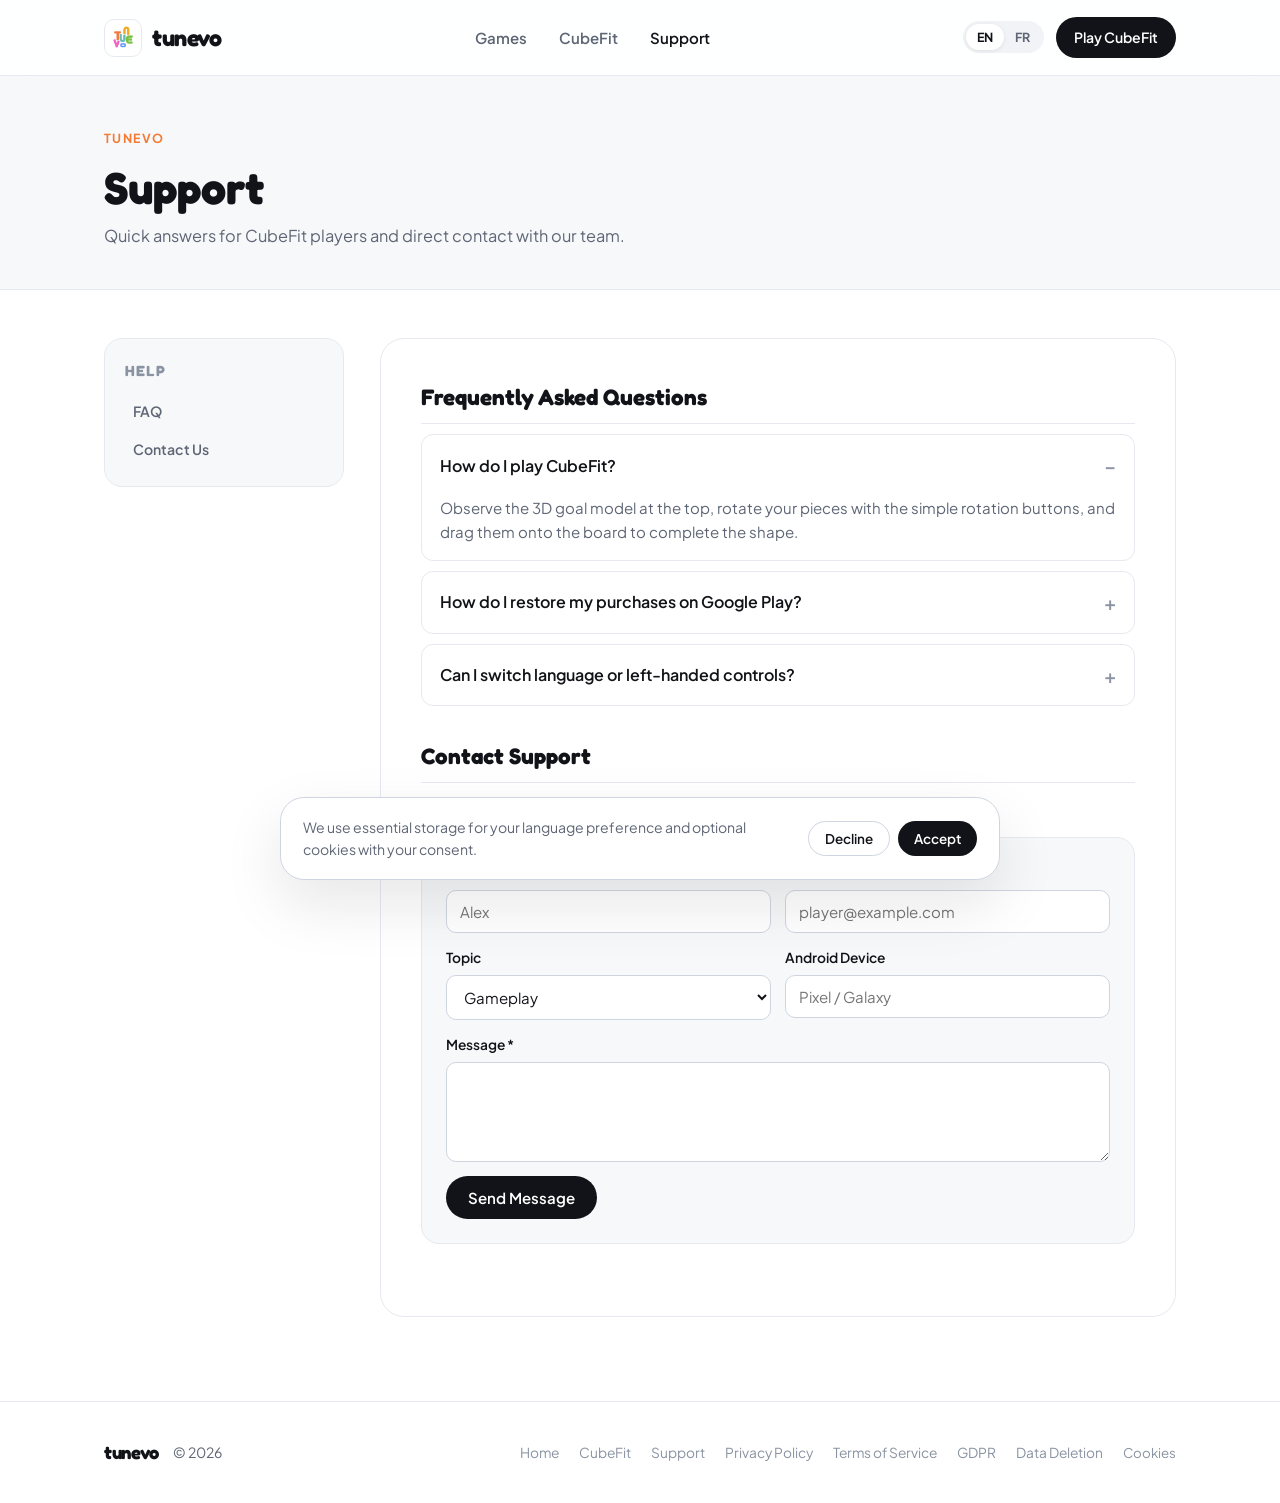
<file: support.html>
<!DOCTYPE html>
<html lang="en" data-lang="en">
<head>
  <meta charset="UTF-8">
  <meta name="viewport" content="width=device-width, initial-scale=1.0">
  <title>Support — tunevo</title>
  <meta name="description" content="Player Support and FAQ for CubeFit by tunevo.">
  <link rel="canonical" href="https://tunevo.si/support/">
  <link rel="icon" type="image/png" href="assets/images/favicon.png">
  <link rel="stylesheet" href="assets/css/styles.css">
</head>
<body>
  <header class="site-header">
    <div class="container nav-inner">
      <a href="index.html" class="brand-link" aria-label="tunevo">
        <span class="brand-logo-wrap"><img src="assets/images/tunevo-logo.png" alt="tunevo logo"></span>
        <span class="brand-wordmark">tunevo</span>
      </a>
      <nav aria-label="Primary Navigation">
        <ul class="nav-links">
          <li><a href="index.html" data-i18n-en="Games" data-i18n-fr="Jeux">Games</a></li>
          <li><a href="cubefit.html">CubeFit</a></li>
          <li><a href="support.html" class="active" data-i18n-en="Support" data-i18n-fr="Support">Support</a></li>
        </ul>
      </nav>
      <div class="nav-actions">
        <div class="lang-switch" role="group" aria-label="Language switch">
          <button type="button" class="lang-btn active" data-set-lang="en">EN</button>
          <button type="button" class="lang-btn" data-set-lang="fr">FR</button>
        </div>
        <a href="https://play.google.com/store/apps/details?id=com.tunevo.cubefit" target="_blank" rel="noopener noreferrer" class="btn btn-primary nav-cta" data-i18n-en="Play CubeFit" data-i18n-fr="Jouer à CubeFit">Play CubeFit</a>
        <button type="button" class="mobile-menu-btn" id="mobileMenuBtn" aria-label="Menu" aria-expanded="false">
          <svg width="22" height="22" viewBox="0 0 24 24" fill="none" stroke="currentColor" stroke-width="2.2" stroke-linecap="round"><path d="M4 7h16M4 12h16M4 17h16"/></svg>
        </button>
      </div>
    </div>
  </header>

  <div class="mobile-drawer" id="mobileDrawer">
    <ul>
      <li><a href="index.html" data-i18n-en="Games" data-i18n-fr="Jeux">Games</a></li>
      <li><a href="cubefit.html">CubeFit</a></li>
      <li><a href="support.html" data-i18n-en="Support" data-i18n-fr="Support">Support</a></li>
    </ul>
  </div>

  <section class="page-hero">
    <div class="container">
      <span class="eyebrow">tunevo</span>
      <h1 data-i18n-en="Support" data-i18n-fr="Support">Support</h1>
      <p data-i18n-en="Quick answers for CubeFit players and direct contact with our team." data-i18n-fr="Réponses rapides pour les joueurs de CubeFit et contact direct avec notre équipe.">
        Quick answers for CubeFit players and direct contact with our team.
      </p>
    </div>
  </section>

  <main class="legal-shell">
    <div class="container legal-grid">
      <aside class="legal-toc" aria-label="Help Topics">
        <h2 data-i18n-en="Help" data-i18n-fr="Aide">Help</h2>
        <ul>
          <li><a href="#faq" data-i18n-en="FAQ" data-i18n-fr="Questions fréquentes">FAQ</a></li>
          <li><a href="#contact-support" data-i18n-en="Contact Us" data-i18n-fr="Nous contacter">Contact Us</a></li>
        </ul>
      </aside>

      <article class="legal-document">
        <section id="faq">
          <h2 data-i18n-en="Frequently Asked Questions" data-i18n-fr="Questions Fréquentes">Frequently Asked Questions</h2>

          <div data-lang-block="en">
            <details class="faq-item" open>
              <summary>How do I play CubeFit?</summary>
              <div class="faq-body">
                Observe the 3D goal model at the top, rotate your pieces with the simple rotation buttons, and drag them onto the board to complete the shape.
              </div>
            </details>

            <details class="faq-item">
              <summary>How do I restore my purchases on Google Play?</summary>
              <div class="faq-body">
                Ensure you are signed into the same Google Play account, open CubeFit &rarr; <strong>Settings</strong> &rarr; tap <strong>Restore Purchases</strong>.
              </div>
            </details>

            <details class="faq-item">
              <summary>Can I switch language or left-handed controls?</summary>
              <div class="faq-body">
                Yes! Open <strong>Settings &rarr; Game</strong> inside CubeFit to switch between English and Français or turn on Left-Handed Mode.
              </div>
            </details>
          </div>

          <div data-lang-block="fr">
            <details class="faq-item" open>
              <summary>Comment jouer à CubeFit ?</summary>
              <div class="faq-body">
                Observez le modèle 3D en haut de l'écran, faites pivoter vos pièces puis posez-les sur le plateau pour reconstituer la forme complète.
              </div>
            </details>

            <details class="faq-item">
              <summary>Comment restaurer mes achats Google Play ?</summary>
              <div class="faq-body">
                Connectez-vous avec le même compte Google Play, ouvrez CubeFit &rarr; <strong>Paramètres</strong> &rarr; touchez <strong>Restaurer mes achats</strong>.
              </div>
            </details>

            <details class="faq-item">
              <summary>Puis-je changer la langue ou activer le mode gaucher ?</summary>
              <div class="faq-body">
                Oui, ouvrez <strong>Paramètres &rarr; Jeu</strong> dans CubeFit pour basculer entre Français et English ou activer le mode gaucher.
              </div>
            </details>
          </div>
        </section>

        <section id="contact-support">
          <h2 data-i18n-en="Contact Support" data-i18n-fr="Contacter le Support">Contact Support</h2>
          <p data-i18n-en="Need a hand? Write to tunevo.game@gmail.com or fill out the form below." data-i18n-fr="Besoin d'aide ? Écrivez à tunevo.game@gmail.com ou utilisez le formulaire ci-dessous.">
            Need a hand? Write to <a href="mailto:tunevo.game@gmail.com" class="inline-link">tunevo.game@gmail.com</a> or fill out the form below.
          </p>

          <form id="supportForm" class="interactive-card">
            <div class="form-grid">
              <div class="form-field">
                <label for="supName" data-i18n-en="Name *" data-i18n-fr="Nom *">Name *</label>
                <input type="text" id="supName" required placeholder="Alex">
              </div>
              <div class="form-field">
                <label for="supEmail" data-i18n-en="Email *" data-i18n-fr="E-mail *">Email *</label>
                <input type="email" id="supEmail" required placeholder="player@example.com">
              </div>
            </div>

            <div class="form-grid">
              <div class="form-field">
                <label for="supTopic" data-i18n-en="Topic" data-i18n-fr="Sujet">Topic</label>
                <select id="supTopic">
                  <option value="Gameplay">Gameplay</option>
                  <option value="Purchases">Purchases</option>
                  <option value="Feedback">Feedback</option>
                </select>
              </div>
              <div class="form-field">
                <label for="supDevice" data-i18n-en="Android Device" data-i18n-fr="Appareil Android">Android Device</label>
                <input type="text" id="supDevice" placeholder="Pixel / Galaxy">
              </div>
            </div>

            <div class="form-field">
              <label for="supMessage" data-i18n-en="Message *" data-i18n-fr="Message *">Message *</label>
              <textarea id="supMessage" rows="4" required></textarea>
            </div>

            <button type="submit" class="btn btn-primary" data-i18n-en="Send Message" data-i18n-fr="Envoyer">Send Message</button>
            <div id="supportStatus" class="form-status" data-i18n-en="Your email app has opened with your message for tunevo.game@gmail.com." data-i18n-fr="Votre messagerie s'est ouverte avec votre message pour tunevo.game@gmail.com.">
              Your email app has opened with your message for tunevo.game@gmail.com.
            </div>
          </form>
        </section>
      </article>
    </div>
  </main>

  <footer class="site-footer">
    <div class="container footer-minimal">
      <div class="footer-left">
        <span class="brand-link" style="font-size:1.15rem;">tunevo</span>
        <span>&copy; 2026</span>
      </div>
      <div class="footer-legal-links">
        <a href="index.html" data-i18n-en="Home" data-i18n-fr="Accueil">Home</a>
        <a href="cubefit.html">CubeFit</a>
        <a href="support.html" data-i18n-en="Support" data-i18n-fr="Support">Support</a>
        <a href="privacy.html" data-i18n-en="Privacy Policy" data-i18n-fr="Politique de confidentialité">Privacy Policy</a>
        <a href="terms.html" data-i18n-en="Terms of Service" data-i18n-fr="Conditions d'utilisation">Terms of Service</a>
        <a href="gdpr.html" data-i18n-en="GDPR" data-i18n-fr="RGPD">GDPR</a>
        <a href="data-deletion.html" data-i18n-en="Data Deletion" data-i18n-fr="Suppression des données">Data Deletion</a>
        <button type="button" data-open-cookie-banner data-i18n-en="Cookies" data-i18n-fr="Cookies">Cookies</button>
      </div>
    </div>
  </footer>

  <div class="cookie-banner" id="cookieBanner" role="region" aria-label="Cookie Consent">
    <p data-i18n-en="We use essential storage for your language preference and optional cookies with your consent." data-i18n-fr="Nous utilisons un stockage minimal pour votre langue et des cookies optionnels avec votre accord.">We use essential storage for your language preference and optional cookies with your consent.</p>
    <div class="cookie-actions">
      <button type="button" class="btn btn-outline" data-cookie-action="reject-optional" data-i18n-en="Decline" data-i18n-fr="Refuser">Decline</button>
      <button type="button" class="btn btn-primary" data-cookie-action="accept-all" data-i18n-en="Accept" data-i18n-fr="Accepter">Accept</button>
    </div>
  </div>

  <script src="assets/js/main.js"></script>
</body>
</html>
</file>
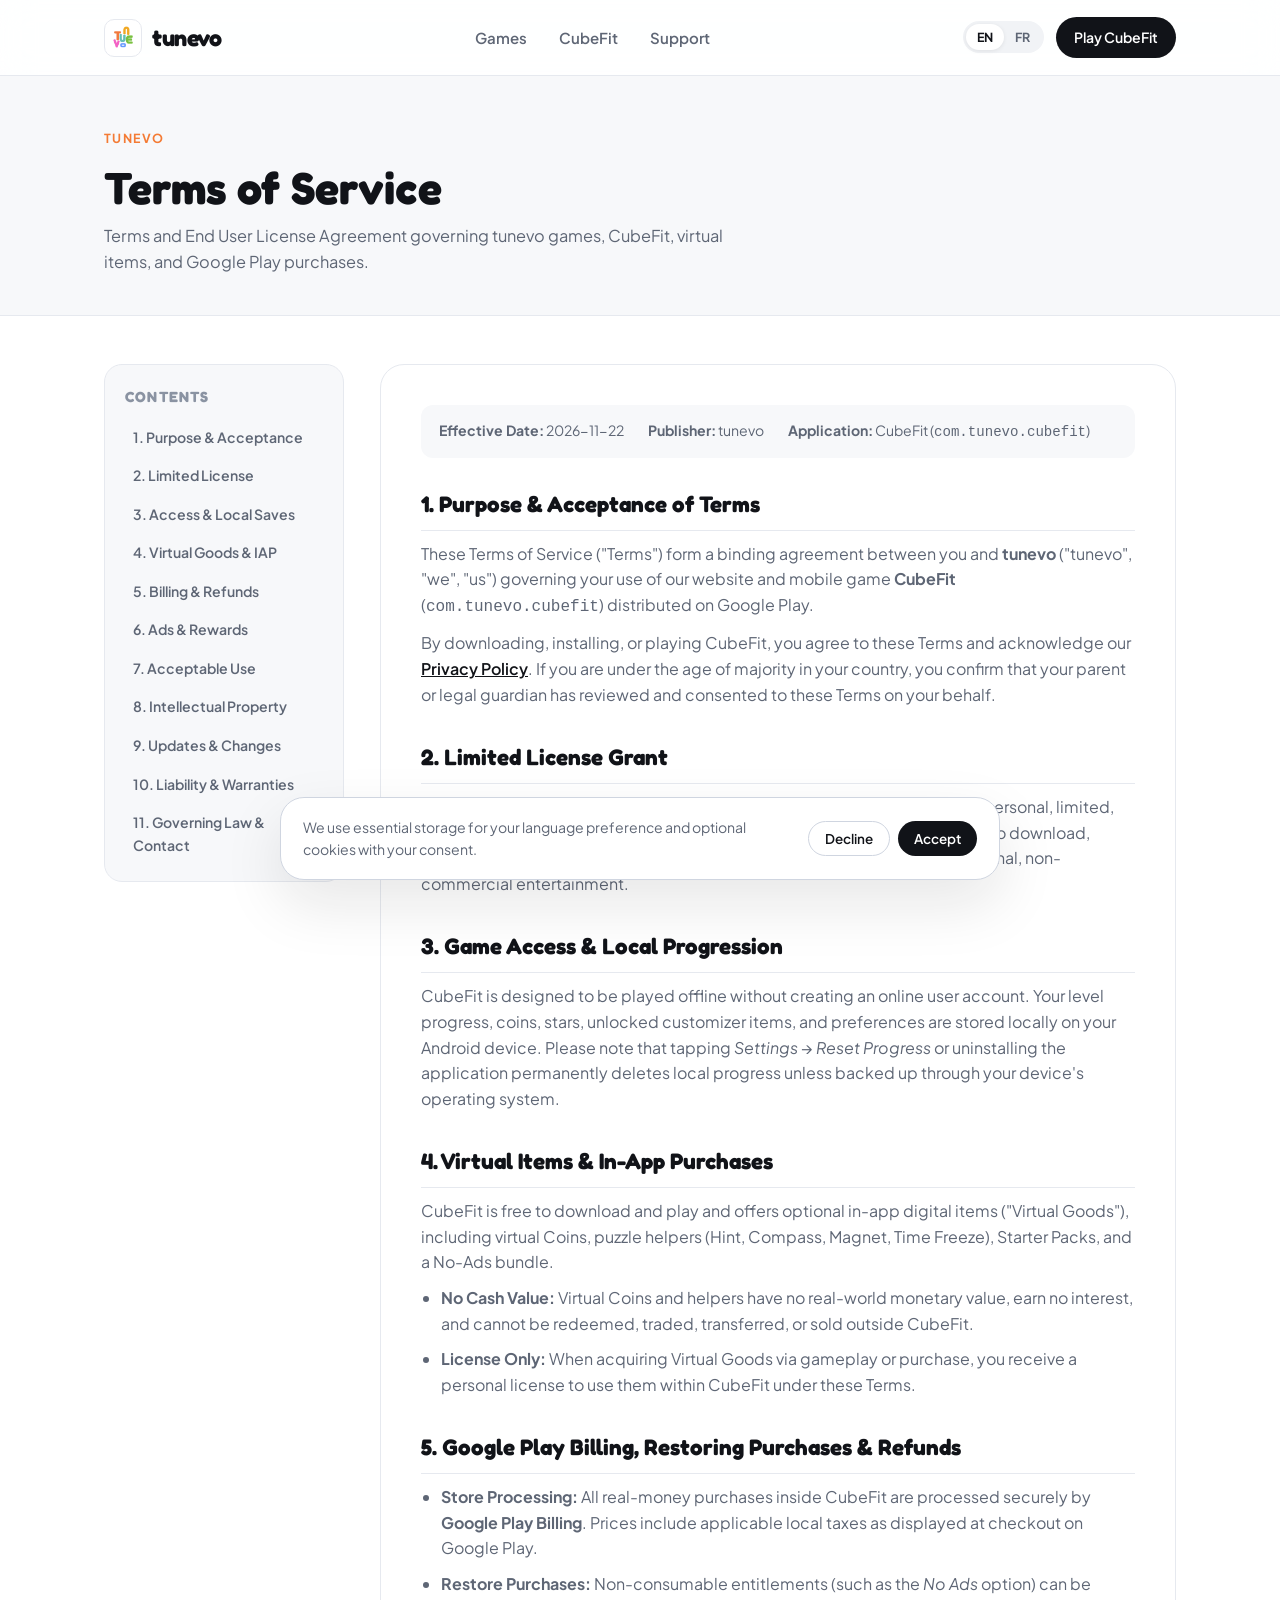
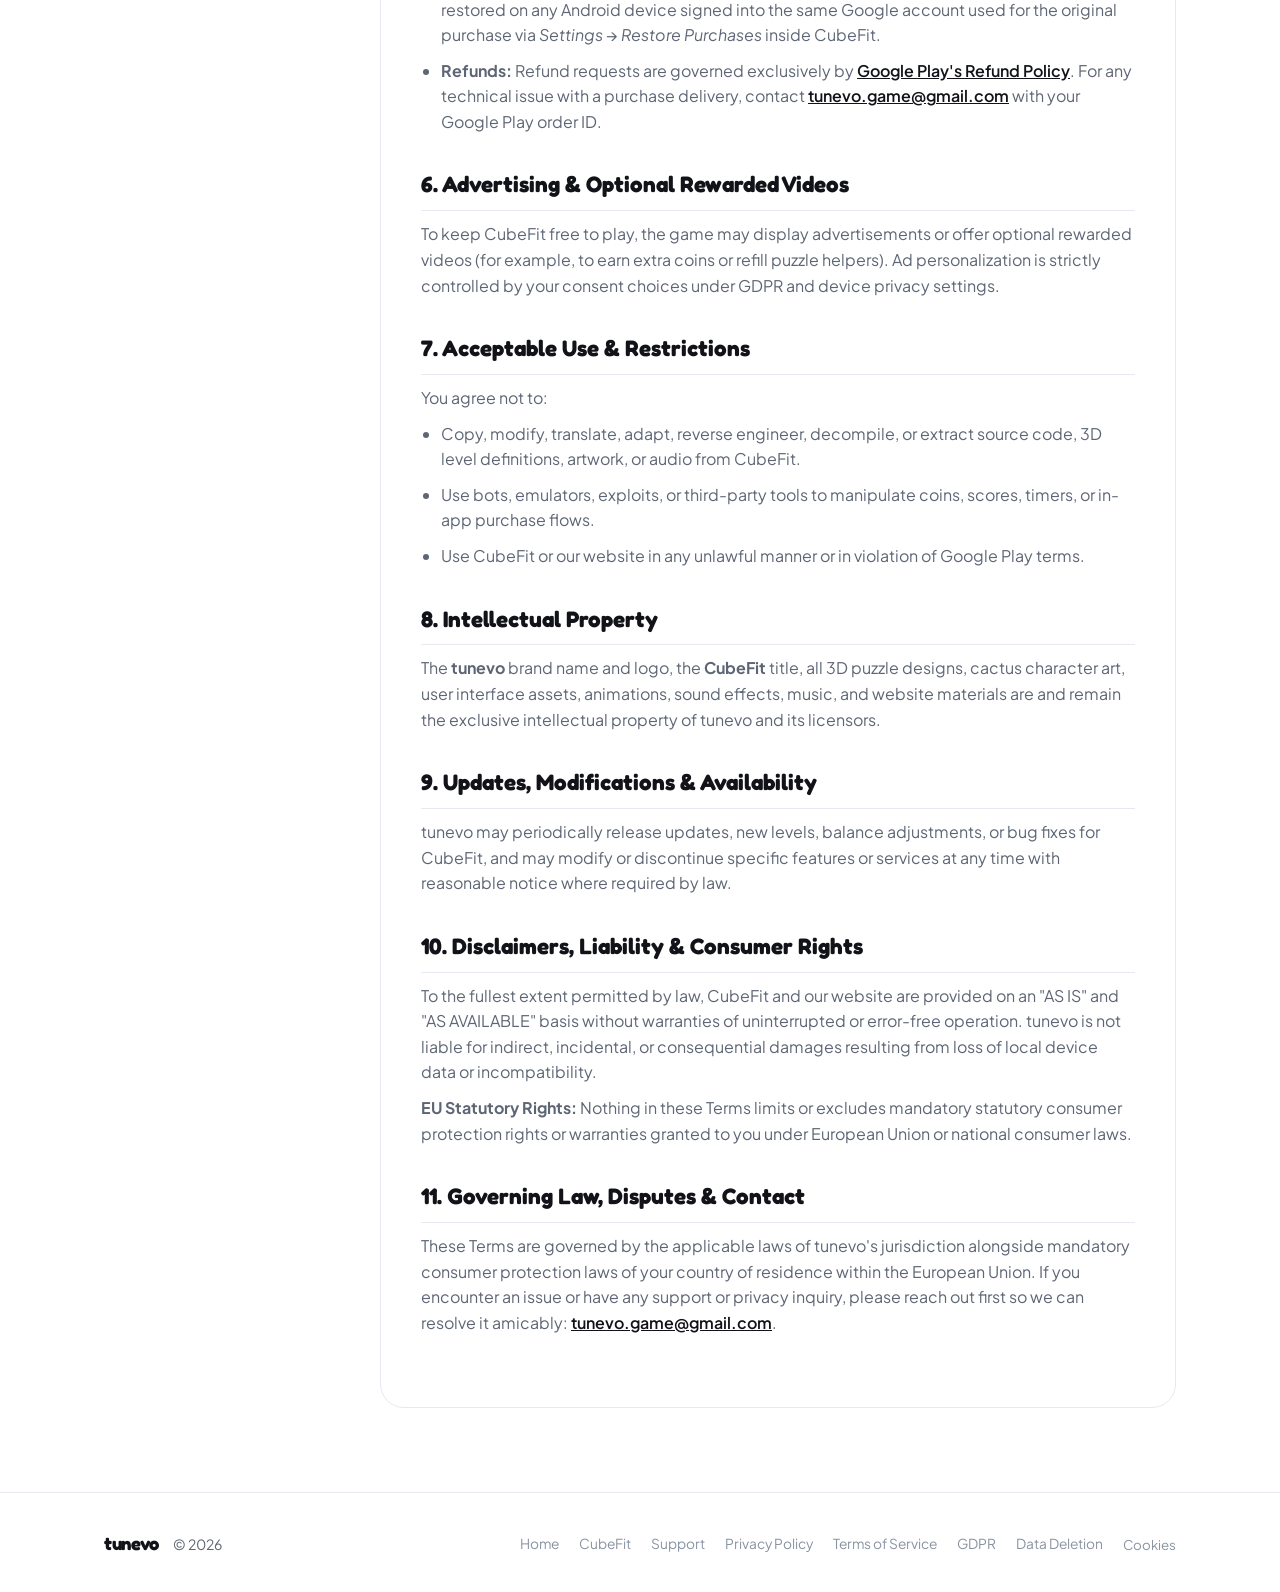
<file: terms.html>
<!DOCTYPE html>
<html lang="en" data-lang="en">
<head>
  <meta charset="UTF-8">
  <meta name="viewport" content="width=device-width, initial-scale=1.0">
  <title>Terms of Service — tunevo</title>
  <meta name="description" content="Official Terms of Service and End User License Agreement (EULA) for tunevo and CubeFit on Google Play.">
  <link rel="canonical" href="https://tunevo.si/terms/">
  <link rel="icon" type="image/png" href="assets/images/favicon.png">
  <link rel="stylesheet" href="assets/css/styles.css">
</head>
<body>
  <header class="site-header">
    <div class="container nav-inner">
      <a href="index.html" class="brand-link" aria-label="tunevo">
        <span class="brand-logo-wrap"><img src="assets/images/tunevo-logo.png" alt="tunevo logo"></span>
        <span class="brand-wordmark">tunevo</span>
      </a>
      <nav aria-label="Primary Navigation">
        <ul class="nav-links">
          <li><a href="index.html" data-i18n-en="Games" data-i18n-fr="Jeux">Games</a></li>
          <li><a href="cubefit.html">CubeFit</a></li>
          <li><a href="support.html" data-i18n-en="Support" data-i18n-fr="Support">Support</a></li>
        </ul>
      </nav>
      <div class="nav-actions">
        <div class="lang-switch" role="group" aria-label="Language switch">
          <button type="button" class="lang-btn active" data-set-lang="en">EN</button>
          <button type="button" class="lang-btn" data-set-lang="fr">FR</button>
        </div>
        <a href="https://play.google.com/store/apps/details?id=com.tunevo.cubefit" target="_blank" rel="noopener noreferrer" class="btn btn-primary nav-cta" data-i18n-en="Play CubeFit" data-i18n-fr="Jouer à CubeFit">Play CubeFit</a>
        <button type="button" class="mobile-menu-btn" id="mobileMenuBtn" aria-label="Menu" aria-expanded="false">
          <svg width="22" height="22" viewBox="0 0 24 24" fill="none" stroke="currentColor" stroke-width="2.2" stroke-linecap="round"><path d="M4 7h16M4 12h16M4 17h16"/></svg>
        </button>
      </div>
    </div>
  </header>

  <div class="mobile-drawer" id="mobileDrawer">
    <ul>
      <li><a href="index.html" data-i18n-en="Games" data-i18n-fr="Jeux">Games</a></li>
      <li><a href="cubefit.html">CubeFit</a></li>
      <li><a href="support.html" data-i18n-en="Support" data-i18n-fr="Support">Support</a></li>
    </ul>
  </div>

  <section class="page-hero">
    <div class="container">
      <span class="eyebrow">tunevo</span>
      <h1 data-i18n-en="Terms of Service" data-i18n-fr="Conditions d'Utilisation">Terms of Service</h1>
      <p data-i18n-en="Terms and End User License Agreement governing tunevo games, CubeFit, virtual items, and Google Play purchases." data-i18n-fr="Conditions Générales d'Utilisation et Contrat de Licence (CLUF) applicables aux jeux tunevo, à CubeFit et aux achats Google Play.">
        Terms and End User License Agreement governing tunevo games, CubeFit, virtual items, and Google Play purchases.
      </p>
    </div>
  </section>

  <main class="legal-shell">
    <div class="container legal-grid">
      <aside class="legal-toc" aria-label="Table of Contents">
        <h2 data-i18n-en="Contents" data-i18n-fr="Sommaire">Contents</h2>
        <ul>
          <li><a href="#acceptance" data-i18n-en="1. Purpose &amp; Acceptance" data-i18n-fr="1. Objet &amp; Acceptation">1. Purpose &amp; Acceptance</a></li>
          <li><a href="#license" data-i18n-en="2. Limited License" data-i18n-fr="2. Licence d'utilisation">2. Limited License</a></li>
          <li><a href="#local-saves" data-i18n-en="3. Access &amp; Local Saves" data-i18n-fr="3. Accès &amp; Sauvegarde">3. Access &amp; Local Saves</a></li>
          <li><a href="#virtual-goods" data-i18n-en="4. Virtual Goods &amp; IAP" data-i18n-fr="4. Objets virtuels &amp; Achats">4. Virtual Goods &amp; IAP</a></li>
          <li><a href="#billing" data-i18n-en="5. Billing &amp; Refunds" data-i18n-fr="5. Facturation &amp; Remboursement">5. Billing &amp; Refunds</a></li>
          <li><a href="#advertising" data-i18n-en="6. Ads &amp; Rewards" data-i18n-fr="6. Publicités récompensées">6. Ads &amp; Rewards</a></li>
          <li><a href="#conduct" data-i18n-en="7. Acceptable Use" data-i18n-fr="7. Règles de conduite">7. Acceptable Use</a></li>
          <li><a href="#ip" data-i18n-en="8. Intellectual Property" data-i18n-fr="8. Propriété intellectuelle">8. Intellectual Property</a></li>
          <li><a href="#updates" data-i18n-en="9. Updates &amp; Changes" data-i18n-fr="9. Mises à jour &amp; Évolution">9. Updates &amp; Changes</a></li>
          <li><a href="#liability" data-i18n-en="10. Liability &amp; Warranties" data-i18n-fr="10. Garanties &amp; Responsabilité">10. Liability &amp; Warranties</a></li>
          <li><a href="#law" data-i18n-en="11. Governing Law &amp; Contact" data-i18n-fr="11. Droit applicable &amp; Contact">11. Governing Law &amp; Contact</a></li>
        </ul>
      </aside>

      <article class="legal-document">
        <div class="legal-meta-bar">
          <span><strong data-i18n-en="Effective Date:" data-i18n-fr="Date d'entrée en vigueur :">Effective Date:</strong> 2026-11-22</span>
          <span><strong data-i18n-en="Publisher:" data-i18n-fr="Éditeur :">Publisher:</strong> tunevo</span>
          <span><strong data-i18n-en="Application:" data-i18n-fr="Application :">Application:</strong> CubeFit (<code>com.tunevo.cubefit</code>)</span>
        </div>

        <!-- ENGLISH VERSION -->
        <div data-lang-block="en">
          <section id="acceptance">
            <h2>1. Purpose &amp; Acceptance of Terms</h2>
            <p>These Terms of Service ("Terms") form a binding agreement between you and <strong>tunevo</strong> ("tunevo", "we", "us") governing your use of our website and mobile game <strong>CubeFit</strong> (<code>com.tunevo.cubefit</code>) distributed on Google Play.</p>
            <p>By downloading, installing, or playing CubeFit, you agree to these Terms and acknowledge our <a href="privacy.html" class="inline-link">Privacy Policy</a>. If you are under the age of majority in your country, you confirm that your parent or legal guardian has reviewed and consented to these Terms on your behalf.</p>
          </section>

          <section id="license">
            <h2>2. Limited License Grant</h2>
            <p>Subject to your ongoing compliance with these Terms, tunevo grants you a personal, limited, non-exclusive, non-transferable, non-sublicensable, and revocable license to download, install, and run CubeFit on compatible Android devices strictly for your personal, non-commercial entertainment.</p>
          </section>

          <section id="local-saves">
            <h2>3. Game Access &amp; Local Progression</h2>
            <p>CubeFit is designed to be played offline without creating an online user account. Your level progress, coins, stars, unlocked customizer items, and preferences are stored locally on your Android device. Please note that tapping <em>Settings &rarr; Reset Progress</em> or uninstalling the application permanently deletes local progress unless backed up through your device's operating system.</p>
          </section>

          <section id="virtual-goods">
            <h2>4. Virtual Items &amp; In-App Purchases</h2>
            <p>CubeFit is free to download and play and offers optional in-app digital items ("Virtual Goods"), including virtual Coins, puzzle helpers (Hint, Compass, Magnet, Time Freeze), Starter Packs, and a No-Ads bundle.</p>
            <ul>
              <li><strong>No Cash Value:</strong> Virtual Coins and helpers have no real-world monetary value, earn no interest, and cannot be redeemed, traded, transferred, or sold outside CubeFit.</li>
              <li><strong>License Only:</strong> When acquiring Virtual Goods via gameplay or purchase, you receive a personal license to use them within CubeFit under these Terms.</li>
            </ul>
          </section>

          <section id="billing">
            <h2>5. Google Play Billing, Restoring Purchases &amp; Refunds</h2>
            <ul>
              <li><strong>Store Processing:</strong> All real-money purchases inside CubeFit are processed securely by <strong>Google Play Billing</strong>. Prices include applicable local taxes as displayed at checkout on Google Play.</li>
              <li><strong>Restore Purchases:</strong> Non-consumable entitlements (such as the <em>No Ads</em> option) can be restored on any Android device signed into the same Google account used for the original purchase via <em>Settings &rarr; Restore Purchases</em> inside CubeFit.</li>
              <li><strong>Refunds:</strong> Refund requests are governed exclusively by <a href="https://support.google.com/googleplay/answer/2479637" target="_blank" rel="noopener noreferrer" class="inline-link">Google Play's Refund Policy</a>. For any technical issue with a purchase delivery, contact <a href="mailto:tunevo.game@gmail.com" class="inline-link">tunevo.game@gmail.com</a> with your Google Play order ID.</li>
            </ul>
          </section>

          <section id="advertising">
            <h2>6. Advertising &amp; Optional Rewarded Videos</h2>
            <p>To keep CubeFit free to play, the game may display advertisements or offer optional rewarded videos (for example, to earn extra coins or refill puzzle helpers). Ad personalization is strictly controlled by your consent choices under GDPR and device privacy settings.</p>
          </section>

          <section id="conduct">
            <h2>7. Acceptable Use &amp; Restrictions</h2>
            <p>You agree not to:</p>
            <ul>
              <li>Copy, modify, translate, adapt, reverse engineer, decompile, or extract source code, 3D level definitions, artwork, or audio from CubeFit.</li>
              <li>Use bots, emulators, exploits, or third-party tools to manipulate coins, scores, timers, or in-app purchase flows.</li>
              <li>Use CubeFit or our website in any unlawful manner or in violation of Google Play terms.</li>
            </ul>
          </section>

          <section id="ip">
            <h2>8. Intellectual Property</h2>
            <p>The <strong>tunevo</strong> brand name and logo, the <strong>CubeFit</strong> title, all 3D puzzle designs, cactus character art, user interface assets, animations, sound effects, music, and website materials are and remain the exclusive intellectual property of tunevo and its licensors.</p>
          </section>

          <section id="updates">
            <h2>9. Updates, Modifications &amp; Availability</h2>
            <p>tunevo may periodically release updates, new levels, balance adjustments, or bug fixes for CubeFit, and may modify or discontinue specific features or services at any time with reasonable notice where required by law.</p>
          </section>

          <section id="liability">
            <h2>10. Disclaimers, Liability &amp; Consumer Rights</h2>
            <p>To the fullest extent permitted by law, CubeFit and our website are provided on an "AS IS" and "AS AVAILABLE" basis without warranties of uninterrupted or error-free operation. tunevo is not liable for indirect, incidental, or consequential damages resulting from loss of local device data or incompatibility.</p>
            <p><strong>EU Statutory Rights:</strong> Nothing in these Terms limits or excludes mandatory statutory consumer protection rights or warranties granted to you under European Union or national consumer laws.</p>
          </section>

          <section id="law">
            <h2>11. Governing Law, Disputes &amp; Contact</h2>
            <p>These Terms are governed by the applicable laws of tunevo's jurisdiction alongside mandatory consumer protection laws of your country of residence within the European Union. If you encounter an issue or have any support or privacy inquiry, please reach out first so we can resolve it amicably: <a href="mailto:tunevo.game@gmail.com" class="inline-link">tunevo.game@gmail.com</a>.</p>
          </section>
        </div>

        <!-- FRENCH VERSION -->
        <div data-lang-block="fr">
          <section id="acceptance">
            <h2>1. Objet et Acceptation des Conditions</h2>
            <p>Les présentes Conditions Générales d'Utilisation (« CGU ») constituent un contrat entre vous et <strong>tunevo</strong> (« tunevo », « nous ») régissant l'utilisation de notre site web et du jeu mobile <strong>CubeFit</strong> (identifiant : <code>com.tunevo.cubefit</code>) distribué sur Google Play.</p>
            <p>En téléchargeant, installant ou utilisant CubeFit, vous acceptez sans réserve ces CGU ainsi que notre <a href="privacy.html" class="inline-link">Politique de Confidentialité</a>. Si vous êtes mineur, vous confirmez avoir obtenu l'autorisation préalable de vos parents ou de votre tuteur légal.</p>
          </section>

          <section id="license">
            <h2>2. Licence d'Utilisation Limitée</h2>
            <p>Sous réserve du respect des présentes conditions, tunevo vous accorde une licence personnelle, limitée, non exclusive, non transférable et révocable vous autorisant à installer et jouer à CubeFit sur vos appareils Android compatibles, exclusivement à des fins de divertissement personnel et non commercial.</p>
          </section>

          <section id="local-saves">
            <h2>3. Accès au Jeu &amp; Sauvegarde Locale</h2>
            <p>CubeFit fonctionne hors ligne sans création de compte obligatoire. Votre avancement dans les niveaux, vos étoiles, pièces, personnalisations et préférences sont enregistrés localement sur votre appareil. L'utilisation de l'option <em>Paramètres &rarr; Réinitialiser ma progression</em> ou la désinstallation du jeu efface définitivement ces données locales en l'absence de sauvegarde système Android.</p>
          </section>

          <section id="virtual-goods">
            <h2>4. Objets Virtuels et Achats Intégrés</h2>
            <p>CubeFit est gratuit au téléchargement et propose des objets numériques optionnels (pièces virtuelles, aides telles que Indice, Boussole, Aimant, Gel du Temps, packs de démarrage et option Sans Pub).</p>
            <ul>
              <li><strong>Absence de valeur monétaire :</strong> les pièces et aides virtuelles n'ont aucune contre-valeur en argent réel et ne peuvent être ni échangées, ni revendues, ni transférées hors du jeu.</li>
              <li><strong>Droit d'usage :</strong> l'obtention d'objets virtuels confère uniquement une licence d'utilisation interne à CubeFit.</li>
            </ul>
          </section>

          <section id="billing">
            <h2>5. Facturation Google Play, Restauration &amp; Remboursements</h2>
            <ul>
              <li><strong>Paiements sécurisés :</strong> tous les achats payants sont traités exclusivement par <strong>Google Play Billing</strong> aux tarifs TTC affichés au moment de la validation.</li>
              <li><strong>Restauration des achats :</strong> les achats non consommables (comme l'option <em>Sans Pub</em>) peuvent être restaurés à tout moment avec le même compte Google via <em>Paramètres &rarr; Restaurer mes achats</em> dans CubeFit.</li>
              <li><strong>Remboursements :</strong> les demandes de remboursement relèvent exclusivement de la <a href="https://support.google.com/googleplay/answer/2479637" target="_blank" rel="noopener noreferrer" class="inline-link">politique de remboursement Google Play</a>. En cas de problème technique de livraison, écrivez à <a href="mailto:tunevo.game@gmail.com" class="inline-link">tunevo.game@gmail.com</a> en joignant votre numéro de commande Google Play.</li>
            </ul>
          </section>

          <section id="advertising">
            <h2>6. Publicités et Vidéos Récompensées</h2>
            <p>Afin de proposer CubeFit gratuitement, l'application peut afficher des publicités ou proposer des vidéos récompensées facultatives (par exemple pour obtenir des pièces ou des aides supplémentaires). La personnalisation des annonces dépend strictement de votre consentement RGPD.</p>
          </section>

          <section id="conduct">
            <h2>7. Règles de Conduite &amp; Interdictions</h2>
            <p>Vous vous engagez à ne pas :</p>
            <ul>
              <li>Copier, modifier, décompiler, désassembler ou extraire le code source, les niveaux 3D, les illustrations ou les sons de CubeFit.</li>
              <li>Utiliser de logiciels de triche, d'automatisation ou de contournement des achats et minuteries du jeu.</li>
              <li>Utiliser l'application ou le site à des fins illicites ou contraires aux conditions de Google Play.</li>
            </ul>
          </section>

          <section id="ip">
            <h2>8. Propriété Intellectuelle</h2>
            <p>La marque et le logo <strong>tunevo</strong>, le titre <strong>CubeFit</strong>, la mascotte cactus, les puzzles 3D, les graphismes, animations, musiques et contenus du site restent la propriété exclusive de tunevo et de ses concédants.</p>
          </section>

          <section id="updates">
            <h2>9. Mises à Jour &amp; Évolution du Service</h2>
            <p>tunevo peut publier des mises à jour, nouveaux niveaux, correctifs ou ajustements d'équilibrage et faire évoluer les fonctionnalités de CubeFit à tout moment.</p>
          </section>

          <section id="liability">
            <h2>10. Garanties, Responsabilité &amp; Droits des Consommateurs</h2>
            <p>CubeFit et notre site web sont fournis « en l'état » dans les limites permises par la loi, sans garantie de disponibilité ininterrompue. tunevo ne saurait être tenue responsable de la perte d'une sauvegarde locale suite à une suppression manuelle ou à une panne de votre appareil.</p>
            <p><strong>Droits légaux impératifs :</strong> aucune clause des présentes CGU ne limite ni n'exclut les garanties légales obligatoires dont vous bénéficiez en qualité de consommateur au sein de l'Union européenne.</p>
          </section>

          <section id="law">
            <h2>11. Droit Applicable, Litiges &amp; Contact</h2>
            <p>Les présentes CGU sont soumises au droit applicable à tunevo ainsi qu'aux dispositions d'ordre public de protection des consommateurs de votre pays de résidence dans l'Union européenne. Pour toute question, demande liée aux données personnelles ou réclamation amiable : <a href="mailto:tunevo.game@gmail.com" class="inline-link">tunevo.game@gmail.com</a>.</p>
          </section>
        </div>
      </article>
    </div>
  </main>

  <footer class="site-footer">
    <div class="container footer-minimal">
      <div class="footer-left">
        <span class="brand-link" style="font-size:1.15rem;">tunevo</span>
        <span>&copy; 2026</span>
      </div>
      <div class="footer-legal-links">
        <a href="index.html" data-i18n-en="Home" data-i18n-fr="Accueil">Home</a>
        <a href="cubefit.html">CubeFit</a>
        <a href="support.html" data-i18n-en="Support" data-i18n-fr="Support">Support</a>
        <a href="privacy.html" data-i18n-en="Privacy Policy" data-i18n-fr="Politique de confidentialité">Privacy Policy</a>
        <a href="terms.html" data-i18n-en="Terms of Service" data-i18n-fr="Conditions d'utilisation">Terms of Service</a>
        <a href="gdpr.html" data-i18n-en="GDPR" data-i18n-fr="RGPD">GDPR</a>
        <a href="data-deletion.html" data-i18n-en="Data Deletion" data-i18n-fr="Suppression des données">Data Deletion</a>
        <button type="button" data-open-cookie-banner data-i18n-en="Cookies" data-i18n-fr="Cookies">Cookies</button>
      </div>
    </div>
  </footer>

  <div class="cookie-banner" id="cookieBanner" role="region" aria-label="Cookie Consent">
    <p data-i18n-en="We use essential storage for your language preference and optional cookies with your consent." data-i18n-fr="Nous utilisons un stockage minimal pour votre langue et des cookies optionnels avec votre accord.">We use essential storage for your language preference and optional cookies with your consent.</p>
    <div class="cookie-actions">
      <button type="button" class="btn btn-outline" data-cookie-action="reject-optional" data-i18n-en="Decline" data-i18n-fr="Refuser">Decline</button>
      <button type="button" class="btn btn-primary" data-cookie-action="accept-all" data-i18n-en="Accept" data-i18n-fr="Accepter">Accept</button>
    </div>
  </div>

  <script src="assets/js/main.js"></script>
</body>
</html>
</file>
<file: assets/css/styles.css>
/* ==========================================================================
   TUNEVO — MINIMALIST STUDIO & CUBEFIT DESIGN SYSTEM
   Clean, airy, light-first aesthetic inspired by grand.gs
   ========================================================================== */

@import url('https://fonts.googleapis.com/css2?family=Fredoka:wght@500;600;700&family=Plus+Jakarta+Sans:wght@400;500;600;700&display=swap');

:root {
  --bg-page: #FFFFFF;
  --bg-surface: #F7F8FA;
  --bg-card: #FFFFFF;
  --bg-pill: #F1F3F6;

  --ink-primary: #111318;
  --ink-secondary: #5E6675;
  --ink-muted: #8A93A2;

  --accent-primary: #111318;
  --accent-hover: #262B36;
  --accent-coral: #F47B34;
  --accent-blue: #13B8E4;
  --accent-green: #24A148;
  --accent-danger: #D93848;

  --border-subtle: #E6E9EF;
  --border-strong: #CFD5E0;

  --radius-sm: 12px;
  --radius-md: 18px;
  --radius-lg: 24px;
  --radius-xl: 32px;
  --radius-pill: 999px;

  --shadow-sm: 0 4px 16px rgba(17, 19, 24, 0.04);
  --shadow-md: 0 16px 40px rgba(17, 19, 24, 0.06);
  --shadow-lg: 0 24px 60px rgba(17, 19, 24, 0.10);

  --font-display: 'Fredoka', system-ui, -apple-system, sans-serif;
  --font-body: 'Plus Jakarta Sans', system-ui, -apple-system, BlinkMacSystemFont, sans-serif;

  --container-max: 1120px;
  --nav-height: 76px;
  --transition: 0.22s cubic-bezier(0.22, 1, 0.36, 1);
}

/* Reset */
*, *::before, *::after {
  box-sizing: border-box;
  margin: 0;
  padding: 0;
}

html {
  scroll-behavior: smooth;
  font-size: 16px;
  -webkit-font-smoothing: antialiased;
}

body {
  font-family: var(--font-body);
  background-color: var(--bg-page);
  color: var(--ink-primary);
  line-height: 1.6;
  overflow-x: hidden;
}

img {
  max-width: 100%;
  display: block;
}

a {
  color: inherit;
  text-decoration: none;
}

button {
  font-family: inherit;
  cursor: pointer;
  border: none;
  background: none;
}

.container {
  width: 100%;
  max-width: var(--container-max);
  margin: 0 auto;
  padding: 0 24px;
}

/* Bilingual Block Switching */
html[data-lang="en"] [data-lang-block="fr"] { display: none !important; }
html[data-lang="fr"] [data-lang-block="en"] { display: none !important; }

/* ==========================================================================
   HEADER & NAVIGATION
   ========================================================================== */
.site-header {
  position: fixed;
  top: 0;
  left: 0;
  right: 0;
  z-index: 1000;
  height: var(--nav-height);
  background: rgba(255, 255, 255, 0.88);
  backdrop-filter: blur(16px);
  -webkit-backdrop-filter: blur(16px);
  border-bottom: 1px solid var(--border-subtle);
  transition: box-shadow var(--transition);
}

.site-header.scrolled {
  box-shadow: var(--shadow-sm);
}

.nav-inner {
  height: 100%;
  display: flex;
  align-items: center;
  justify-content: space-between;
  gap: 20px;
}

.brand-link {
  display: inline-flex;
  align-items: center;
  gap: 10px;
  font-family: var(--font-display);
  font-size: 1.45rem;
  font-weight: 700;
  letter-spacing: -0.02em;
  color: var(--ink-primary);
}

.brand-logo-wrap {
  width: 38px;
  height: 38px;
  border-radius: 10px;
  background: var(--bg-page);
  border: 1px solid var(--border-subtle);
  padding: 3px;
  display: grid;
  place-items: center;
  flex-shrink: 0;
}

.brand-logo-wrap img {
  width: 100%;
  height: 100%;
  object-fit: contain;
}

.nav-links {
  display: flex;
  align-items: center;
  gap: 32px;
  list-style: none;
}

.nav-links a {
  font-size: 0.94rem;
  font-weight: 600;
  color: var(--ink-secondary);
  transition: color var(--transition);
}

.nav-links a:hover,
.nav-links a.active {
  color: var(--ink-primary);
}

.nav-actions {
  display: flex;
  align-items: center;
  gap: 12px;
}

.lang-switch {
  display: inline-flex;
  align-items: center;
  background: var(--bg-pill);
  border-radius: var(--radius-pill);
  padding: 3px;
}

.lang-btn {
  padding: 5px 11px;
  font-size: 0.78rem;
  font-weight: 700;
  color: var(--ink-secondary);
  border-radius: var(--radius-pill);
  transition: all var(--transition);
}

.lang-btn.active {
  background: var(--bg-page);
  color: var(--ink-primary);
  box-shadow: 0 1px 4px rgba(0, 0, 0, 0.08);
}

.btn {
  display: inline-flex;
  align-items: center;
  justify-content: center;
  gap: 8px;
  padding: 12px 22px;
  border-radius: var(--radius-pill);
  font-weight: 600;
  font-size: 0.94rem;
  transition: transform var(--transition), background var(--transition), border-color var(--transition);
  white-space: nowrap;
}

.btn:hover {
  transform: translateY(-1px);
}

.btn-primary {
  background: var(--accent-primary);
  color: #FFFFFF;
}

.btn-primary:hover {
  background: var(--accent-hover);
}

.btn-outline {
  border: 1.5px solid var(--border-strong);
  color: var(--ink-primary);
  background: var(--bg-page);
}

.btn-outline:hover {
  border-color: var(--ink-primary);
}

.btn-green {
  background: var(--accent-green);
  color: #FFFFFF;
}

.nav-cta {
  padding: 9px 18px;
  font-size: 0.88rem;
}

.mobile-menu-btn {
  display: none;
  width: 40px;
  height: 40px;
  border-radius: 10px;
  background: var(--bg-pill);
  color: var(--ink-primary);
  align-items: center;
  justify-content: center;
}

.mobile-drawer {
  display: none;
  position: fixed;
  top: var(--nav-height);
  left: 0;
  right: 0;
  background: var(--bg-page);
  border-bottom: 1px solid var(--border-subtle);
  padding: 16px 24px 24px;
  z-index: 999;
  box-shadow: var(--shadow-md);
}

.mobile-drawer.open {
  display: block;
}

.mobile-drawer ul {
  list-style: none;
  display: flex;
  flex-direction: column;
  gap: 8px;
}

.mobile-drawer a {
  display: block;
  font-size: 1rem;
  font-weight: 600;
  color: var(--ink-primary);
  padding: 10px 0;
  border-bottom: 1px solid var(--border-subtle);
}

/* ==========================================================================
   HERO SECTION (Minimalist Grand Games Style)
   ========================================================================== */
.hero-section {
  padding: calc(var(--nav-height) + 64px) 0 88px;
  background: var(--bg-page);
}

.hero-layout {
  display: grid;
  grid-template-columns: 1.1fr 0.9fr;
  gap: 56px;
  align-items: center;
}

.eyebrow {
  display: inline-block;
  font-size: 0.78rem;
  font-weight: 700;
  text-transform: uppercase;
  letter-spacing: 0.12em;
  color: var(--accent-coral);
  margin-bottom: 14px;
}

.hero-title {
  font-family: var(--font-display);
  font-size: clamp(2.4rem, 5vw, 3.85rem);
  font-weight: 700;
  line-height: 1.08;
  letter-spacing: -0.02em;
  color: var(--ink-primary);
  margin-bottom: 20px;
}

.hero-subtitle {
  font-size: 1.12rem;
  color: var(--ink-secondary);
  max-width: 500px;
  margin-bottom: 32px;
}

.hero-actions {
  display: flex;
  flex-wrap: wrap;
  gap: 12px;
}

.hero-visual {
  display: flex;
  justify-content: center;
}

.phone-showcase {
  width: 290px;
  border-radius: 38px;
  padding: 10px;
  background: var(--ink-primary);
  box-shadow: var(--shadow-lg);
}

.phone-showcase img {
  width: 100%;
  border-radius: 30px;
  aspect-ratio: 9 / 19;
  object-fit: cover;
}

/* ==========================================================================
   SECTIONS (Light Surface Alternation)
   ========================================================================== */
.section-surface {
  background: var(--bg-surface);
  padding: 88px 0;
}

.section-white {
  background: var(--bg-page);
  padding: 88px 0;
}

.section-header {
  max-width: 620px;
  margin: 0 auto 48px;
  text-align: center;
}

.section-title {
  font-family: var(--font-display);
  font-size: clamp(1.9rem, 3.4vw, 2.75rem);
  font-weight: 700;
  line-height: 1.15;
  color: var(--ink-primary);
  margin-bottom: 12px;
}

.section-desc {
  font-size: 1.04rem;
  color: var(--ink-secondary);
}

/* ==========================================================================
   CUBEFIT SHOWCASE CARD
   ========================================================================== */
.cubefit-card {
  background: var(--bg-card);
  border: 1px solid var(--border-subtle);
  border-radius: var(--radius-xl);
  box-shadow: var(--shadow-md);
  overflow: hidden;
  display: grid;
  grid-template-columns: 1fr 1fr;
  align-items: stretch;
  margin-bottom: 40px;
}

.cubefit-info {
  padding: 48px;
  display: flex;
  flex-direction: column;
  justify-content: center;
}

.cubefit-app-row {
  display: flex;
  align-items: center;
  gap: 16px;
  margin-bottom: 20px;
}

.cubefit-icon {
  width: 72px;
  height: 72px;
  border-radius: 18px;
  box-shadow: var(--shadow-sm);
  flex-shrink: 0;
}

.cubefit-app-row h3 {
  font-family: var(--font-display);
  font-size: 1.85rem;
  color: var(--ink-primary);
  line-height: 1.1;
}

.cubefit-tag {
  display: inline-block;
  margin-top: 6px;
  padding: 3px 10px;
  border-radius: var(--radius-pill);
  background: var(--bg-pill);
  color: var(--ink-secondary);
  font-size: 0.78rem;
  font-weight: 600;
}

.cubefit-lead {
  font-size: 1.02rem;
  color: var(--ink-secondary);
  margin-bottom: 28px;
}

/* Google Play Badge */
.store-buttons {
  display: flex;
  flex-wrap: wrap;
  align-items: center;
  gap: 12px;
}

.store-badge {
  display: inline-flex;
  align-items: center;
  gap: 12px;
  background: var(--ink-primary);
  color: #FFFFFF;
  padding: 12px 22px;
  border-radius: 14px;
  transition: transform var(--transition), background var(--transition);
}

.store-badge:hover {
  transform: translateY(-2px);
  background: var(--accent-hover);
}

.store-badge svg {
  width: 22px;
  height: 22px;
  flex-shrink: 0;
}

.store-badge-text small {
  display: block;
  font-size: 0.65rem;
  text-transform: uppercase;
  letter-spacing: 0.08em;
  opacity: 0.8;
  line-height: 1.1;
}

.store-badge-text strong {
  display: block;
  font-size: 1rem;
  font-weight: 700;
  line-height: 1.2;
}

.cubefit-media {
  background: var(--bg-surface);
  display: flex;
  align-items: center;
  justify-content: center;
  padding: 32px;
}

.cubefit-media img {
  max-height: 440px;
  border-radius: var(--radius-lg);
  box-shadow: var(--shadow-md);
}

/* Experience Highlights */
.experience-grid {
  display: grid;
  grid-template-columns: repeat(3, minmax(0, 1fr));
  gap: 20px;
  margin-bottom: 40px;
}

.exp-card {
  background: var(--bg-card);
  border: 1px solid var(--border-subtle);
  border-radius: var(--radius-lg);
  padding: 28px;
}

.exp-card h4 {
  font-family: var(--font-display);
  font-size: 1.18rem;
  color: var(--ink-primary);
  margin-bottom: 8px;
}

.exp-card p {
  font-size: 0.94rem;
  color: var(--ink-secondary);
}

/* Minimal Screenshot Gallery */
.gallery-grid {
  display: grid;
  grid-template-columns: repeat(3, minmax(0, 1fr));
  gap: 16px;
}

.gallery-card {
  background: var(--bg-card);
  border: 1px solid var(--border-subtle);
  border-radius: var(--radius-lg);
  padding: 8px;
  cursor: zoom-in;
  transition: transform var(--transition), box-shadow var(--transition);
}

.gallery-card:hover {
  transform: translateY(-3px);
  box-shadow: var(--shadow-md);
}

.gallery-card img {
  width: 100%;
  aspect-ratio: 9 / 16;
  object-fit: cover;
  border-radius: 16px;
}

/* ==========================================================================
   ABOUT STUDIO
   ========================================================================== */
.about-grid {
  display: grid;
  grid-template-columns: repeat(3, minmax(0, 1fr));
  gap: 20px;
}

.about-card {
  background: var(--bg-surface);
  border: 1px solid var(--border-subtle);
  border-radius: var(--radius-lg);
  padding: 30px;
}

.about-card h3 {
  font-family: var(--font-display);
  font-size: 1.25rem;
  margin-bottom: 8px;
  color: var(--ink-primary);
}

.about-card p {
  font-size: 0.94rem;
  color: var(--ink-secondary);
}

/* ==========================================================================
   SUBPAGES & LEGAL LAYOUT
   ========================================================================== */
.page-hero {
  padding: calc(var(--nav-height) + 48px) 0 40px;
  background: var(--bg-surface);
  border-bottom: 1px solid var(--border-subtle);
}

.page-hero h1 {
  font-family: var(--font-display);
  font-size: clamp(2rem, 3.6vw, 2.8rem);
  color: var(--ink-primary);
  line-height: 1.12;
  margin-bottom: 10px;
}

.page-hero p {
  color: var(--ink-secondary);
  max-width: 660px;
  font-size: 1.02rem;
}

.legal-shell {
  background: var(--bg-page);
  padding: 48px 0 84px;
}

.legal-grid {
  display: grid;
  grid-template-columns: 240px 1fr;
  gap: 36px;
  align-items: start;
}

.legal-toc {
  position: sticky;
  top: calc(var(--nav-height) + 24px);
  background: var(--bg-surface);
  border: 1px solid var(--border-subtle);
  border-radius: var(--radius-md);
  padding: 20px;
}

.legal-toc h2 {
  font-family: var(--font-display);
  font-size: 0.92rem;
  text-transform: uppercase;
  letter-spacing: 0.08em;
  color: var(--ink-muted);
  margin-bottom: 12px;
}

.legal-toc ul {
  list-style: none;
  display: flex;
  flex-direction: column;
  gap: 6px;
}

.legal-toc a {
  display: block;
  font-size: 0.88rem;
  font-weight: 600;
  color: var(--ink-secondary);
  padding: 5px 8px;
  border-radius: 8px;
}

.legal-toc a:hover {
  background: var(--bg-page);
  color: var(--ink-primary);
}

.legal-document {
  background: var(--bg-card);
  border: 1px solid var(--border-subtle);
  border-radius: var(--radius-lg);
  padding: 40px;
}

.legal-meta-bar {
  display: flex;
  flex-wrap: wrap;
  gap: 12px 24px;
  padding: 14px 18px;
  background: var(--bg-surface);
  border-radius: var(--radius-sm);
  margin-bottom: 28px;
  font-size: 0.88rem;
  color: var(--ink-secondary);
}

.legal-document section {
  margin-bottom: 32px;
  scroll-margin-top: calc(var(--nav-height) + 24px);
}

.legal-document h2 {
  font-family: var(--font-display);
  font-size: 1.4rem;
  color: var(--ink-primary);
  margin-bottom: 10px;
  padding-bottom: 8px;
  border-bottom: 1px solid var(--border-subtle);
}

.legal-document h3 {
  font-family: var(--font-display);
  font-size: 1.1rem;
  color: var(--ink-primary);
  margin: 16px 0 6px;
}

.legal-document p,
.legal-document li {
  color: var(--ink-secondary);
  margin-bottom: 10px;
}

.legal-document ul,
.legal-document ol {
  margin: 8px 0 14px 20px;
}

.legal-document a.inline-link {
  color: var(--ink-primary);
  font-weight: 600;
  text-decoration: underline;
}

.callout-box {
  background: var(--bg-surface);
  border-left: 3px solid var(--ink-primary);
  padding: 16px 18px;
  border-radius: 0 var(--radius-sm) var(--radius-sm) 0;
  margin: 16px 0;
  font-size: 0.94rem;
}

.data-table {
  width: 100%;
  border-collapse: collapse;
  margin: 14px 0 22px;
  font-size: 0.9rem;
}

.data-table th,
.data-table td {
  text-align: left;
  padding: 11px 12px;
  border-bottom: 1px solid var(--border-subtle);
  vertical-align: top;
}

.data-table th {
  background: var(--bg-surface);
  color: var(--ink-primary);
  font-weight: 600;
}

/* Forms, Toggles & FAQ */
.interactive-card {
  background: var(--bg-surface);
  border: 1px solid var(--border-subtle);
  border-radius: var(--radius-md);
  padding: 24px;
  margin: 18px 0;
}

.form-grid {
  display: grid;
  grid-template-columns: repeat(2, minmax(0, 1fr));
  gap: 14px;
}

.form-field {
  display: flex;
  flex-direction: column;
  gap: 6px;
  margin-bottom: 14px;
}

.form-field label {
  font-size: 0.86rem;
  font-weight: 600;
  color: var(--ink-primary);
}

.form-field input,
.form-field select,
.form-field textarea {
  width: 100%;
  padding: 11px 13px;
  border-radius: 10px;
  border: 1px solid var(--border-strong);
  background: var(--bg-page);
  color: var(--ink-primary);
  font-family: inherit;
  font-size: 0.94rem;
}

.form-field input:focus,
.form-field select:focus,
.form-field textarea:focus {
  outline: none;
  border-color: var(--ink-primary);
}

.form-status {
  margin-top: 12px;
  padding: 12px 14px;
  border-radius: 10px;
  font-size: 0.9rem;
  font-weight: 600;
  display: none;
}

.form-status.visible {
  display: block;
  background: #EAF7EE;
  color: #166534;
  border: 1px solid #BBF7D0;
}

.toggle-row {
  display: flex;
  align-items: center;
  justify-content: space-between;
  gap: 16px;
  padding: 14px 0;
  border-bottom: 1px solid var(--border-subtle);
}

.toggle-row:last-child {
  border-bottom: none;
}

.switch {
  position: relative;
  display: inline-block;
  width: 48px;
  height: 28px;
  flex-shrink: 0;
}

.switch input {
  opacity: 0;
  width: 0;
  height: 0;
}

.slider {
  position: absolute;
  inset: 0;
  background: var(--border-strong);
  border-radius: 34px;
  transition: 0.2s;
  cursor: pointer;
}

.slider::before {
  content: '';
  position: absolute;
  height: 20px;
  width: 20px;
  left: 4px;
  bottom: 4px;
  background: #FFFFFF;
  border-radius: 50%;
  transition: 0.2s;
}

.switch input:checked + .slider {
  background: var(--ink-primary);
}

.switch input:checked + .slider::before {
  transform: translateX(20px);
}

.faq-item {
  border: 1px solid var(--border-subtle);
  border-radius: var(--radius-sm);
  margin-bottom: 10px;
  background: var(--bg-card);
}

.faq-item summary {
  padding: 15px 18px;
  font-weight: 600;
  color: var(--ink-primary);
  cursor: pointer;
  list-style: none;
  display: flex;
  justify-content: space-between;
  align-items: center;
}

.faq-item summary::after {
  content: '+';
  font-size: 1.2rem;
  color: var(--ink-muted);
}

.faq-item[open] summary::after {
  content: '−';
}

.faq-item .faq-body {
  padding: 0 18px 16px;
  color: var(--ink-secondary);
  font-size: 0.94rem;
}

/* ==========================================================================
   DISCREET MINIMALIST FOOTER
   ========================================================================== */
.site-footer {
  background: var(--bg-page);
  border-top: 1px solid var(--border-subtle);
  padding: 36px 0;
  color: var(--ink-secondary);
}

.footer-minimal {
  display: flex;
  flex-wrap: wrap;
  align-items: center;
  justify-content: space-between;
  gap: 16px 28px;
}

.footer-left {
  display: flex;
  align-items: center;
  gap: 14px;
  font-size: 0.88rem;
}

.footer-legal-links {
  display: flex;
  flex-wrap: wrap;
  align-items: center;
  gap: 10px 20px;
  font-size: 0.86rem;
}

.footer-legal-links a,
.footer-legal-links button {
  color: var(--ink-muted);
  transition: color var(--transition);
}

.footer-legal-links a:hover,
.footer-legal-links button:hover {
  color: var(--ink-primary);
}

/* ==========================================================================
   COOKIE BANNER & LIGHTBOX
   ========================================================================== */
.cookie-banner {
  position: fixed;
  bottom: 20px;
  left: 20px;
  right: 20px;
  max-width: 720px;
  margin: 0 auto;
  z-index: 2000;
  background: var(--bg-page);
  border: 1px solid var(--border-strong);
  border-radius: var(--radius-lg);
  padding: 18px 22px;
  box-shadow: var(--shadow-lg);
  display: none;
  align-items: center;
  justify-content: space-between;
  gap: 18px;
}

.cookie-banner.visible {
  display: flex;
}

.cookie-banner p {
  font-size: 0.88rem;
  color: var(--ink-secondary);
}

.cookie-actions {
  display: flex;
  flex-wrap: wrap;
  gap: 8px;
  flex-shrink: 0;
}

.cookie-actions .btn {
  padding: 8px 16px;
  font-size: 0.84rem;
}

.lightbox {
  position: fixed;
  inset: 0;
  z-index: 3000;
  background: rgba(17, 19, 24, 0.88);
  display: none;
  align-items: center;
  justify-content: center;
  padding: 24px;
}

.lightbox.open {
  display: flex;
}

.lightbox img {
  max-height: 88vh;
  max-width: 90vw;
  border-radius: 22px;
}

.lightbox-close {
  position: absolute;
  top: 20px;
  right: 24px;
  width: 42px;
  height: 42px;
  border-radius: 50%;
  background: rgba(255, 255, 255, 0.16);
  color: #FFFFFF;
  font-size: 1.4rem;
}

/* ==========================================================================
   STEPS & CTA CARD (CubeFit Page)
   ========================================================================== */
.steps-grid {
  display: grid;
  grid-template-columns: repeat(3, minmax(0, 1fr));
  gap: 20px;
}

.step-card {
  background: var(--bg-surface);
  border: 1px solid var(--border-subtle);
  border-radius: var(--radius-lg);
  padding: 28px;
}

.step-num {
  display: inline-grid;
  place-items: center;
  width: 34px;
  height: 34px;
  border-radius: 10px;
  background: var(--ink-primary);
  color: #FFFFFF;
  font-family: var(--font-display);
  font-size: 0.95rem;
  font-weight: 700;
  margin-bottom: 14px;
}

.step-card h3 {
  font-family: var(--font-display);
  font-size: 1.18rem;
  color: var(--ink-primary);
  margin-bottom: 8px;
}

.step-card p {
  font-size: 0.94rem;
  color: var(--ink-secondary);
}

.gallery-grid.cols-3 {
  grid-template-columns: repeat(3, minmax(0, 1fr));
}

.cta-card {
  background: var(--bg-surface);
  border: 1px solid var(--border-subtle);
  border-radius: var(--radius-xl);
  padding: 48px 32px;
  text-align: center;
  max-width: 780px;
  margin: 0 auto;
}

.cta-card h2 {
  font-family: var(--font-display);
  font-size: clamp(1.75rem, 3vw, 2.4rem);
  color: var(--ink-primary);
  margin-bottom: 12px;
}

.cta-card p {
  color: var(--ink-secondary);
  max-width: 520px;
  margin: 0 auto 24px;
}

/* ==========================================================================
   RESPONSIVE
   ========================================================================== */
@media (max-width: 960px) {
  .hero-layout,
  .cubefit-card,
  .legal-grid {
    grid-template-columns: 1fr;
  }

  .legal-toc {
    position: static;
  }

  .experience-grid,
  .about-grid,
  .steps-grid {
    grid-template-columns: 1fr;
  }

  .gallery-grid,
  .gallery-grid.cols-3 {
    grid-template-columns: repeat(2, minmax(0, 1fr));
  }

  .cubefit-info {
    padding: 32px 26px;
  }
}

@media (max-width: 720px) {
  .nav-links,
  .nav-cta {
    display: none;
  }

  .mobile-menu-btn {
    display: inline-flex;
  }

  .hero-section {
    padding: calc(var(--nav-height) + 40px) 0 56px;
  }

  .section-surface,
  .section-white {
    padding: 60px 0;
  }

  .form-grid {
    grid-template-columns: 1fr;
  }

  .legal-document {
    padding: 24px 18px;
  }

  .footer-minimal {
    flex-direction: column;
    align-items: flex-start;
  }

  .cookie-banner {
    flex-direction: column;
    align-items: flex-start;
  }
}

@media (prefers-reduced-motion: reduce) {
  * {
    transition-duration: 0.01ms !important;
    scroll-behavior: auto !important;
  }
}
</file>
